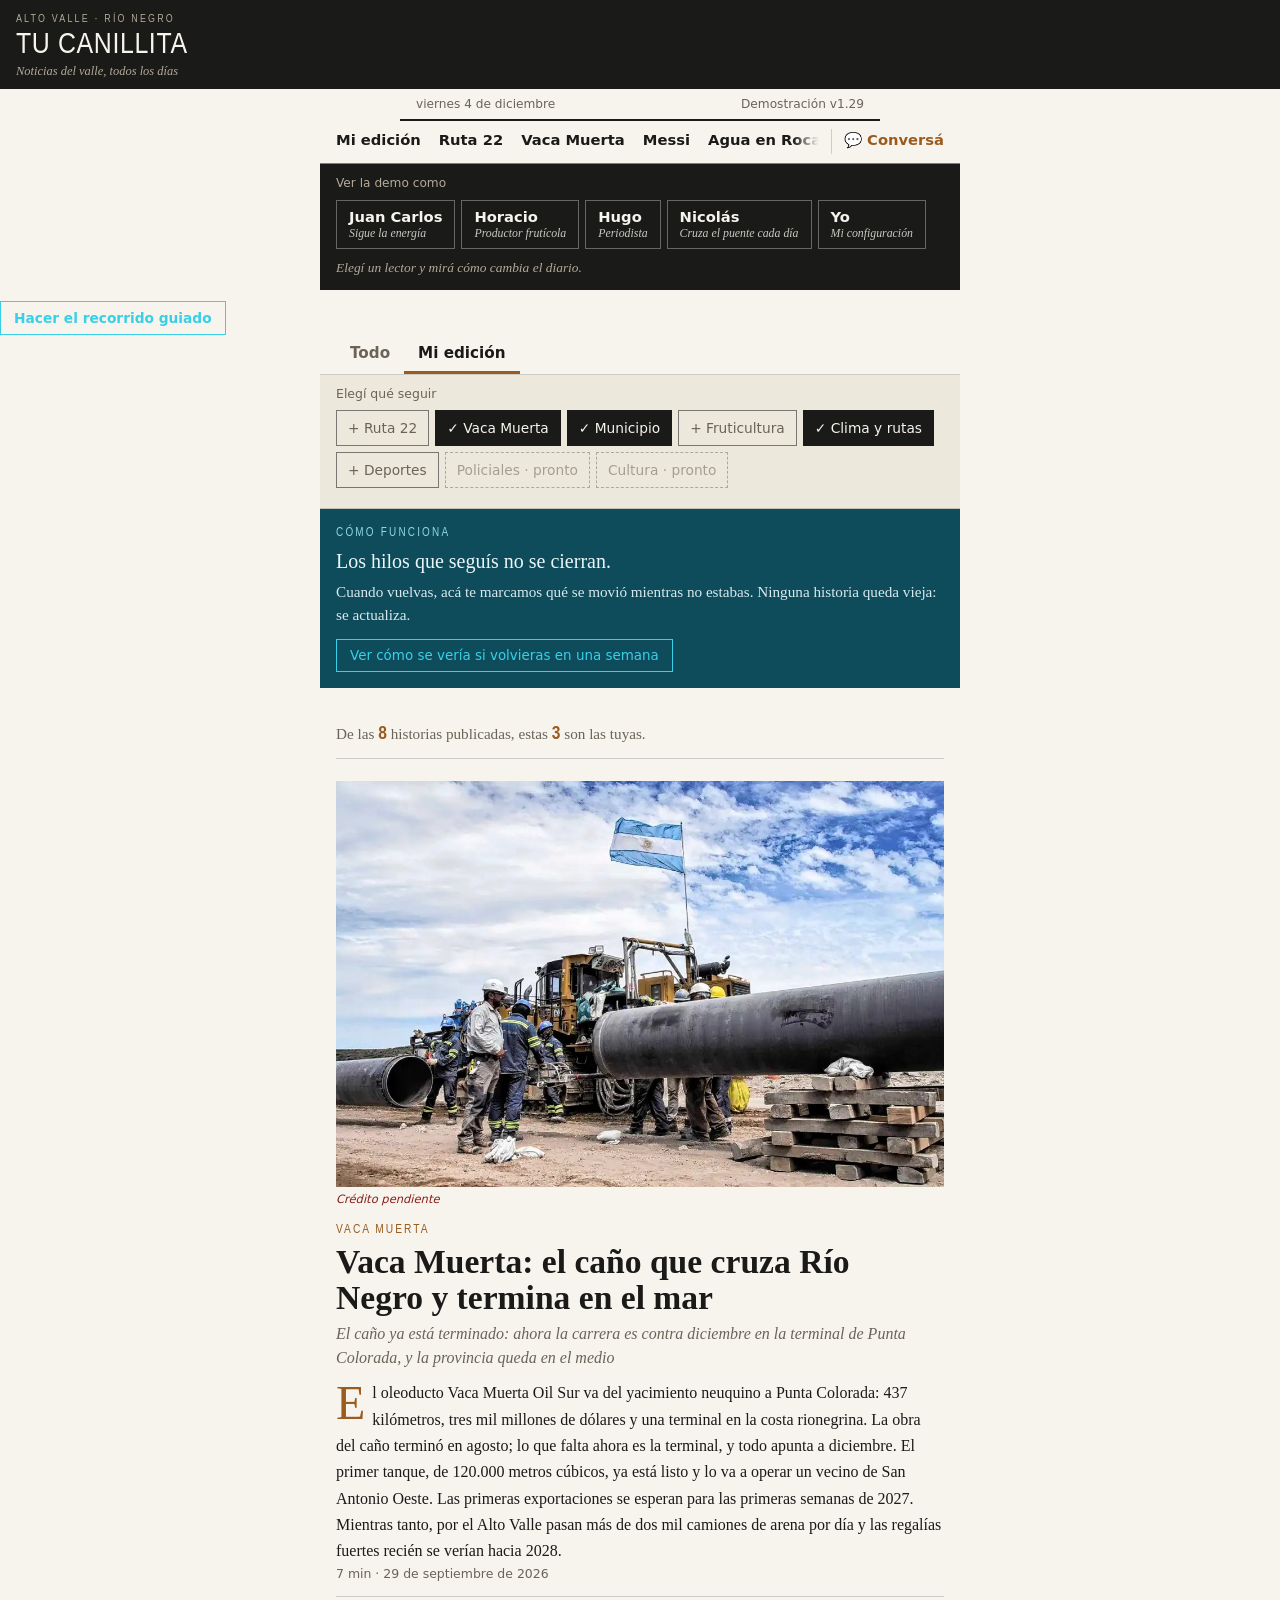
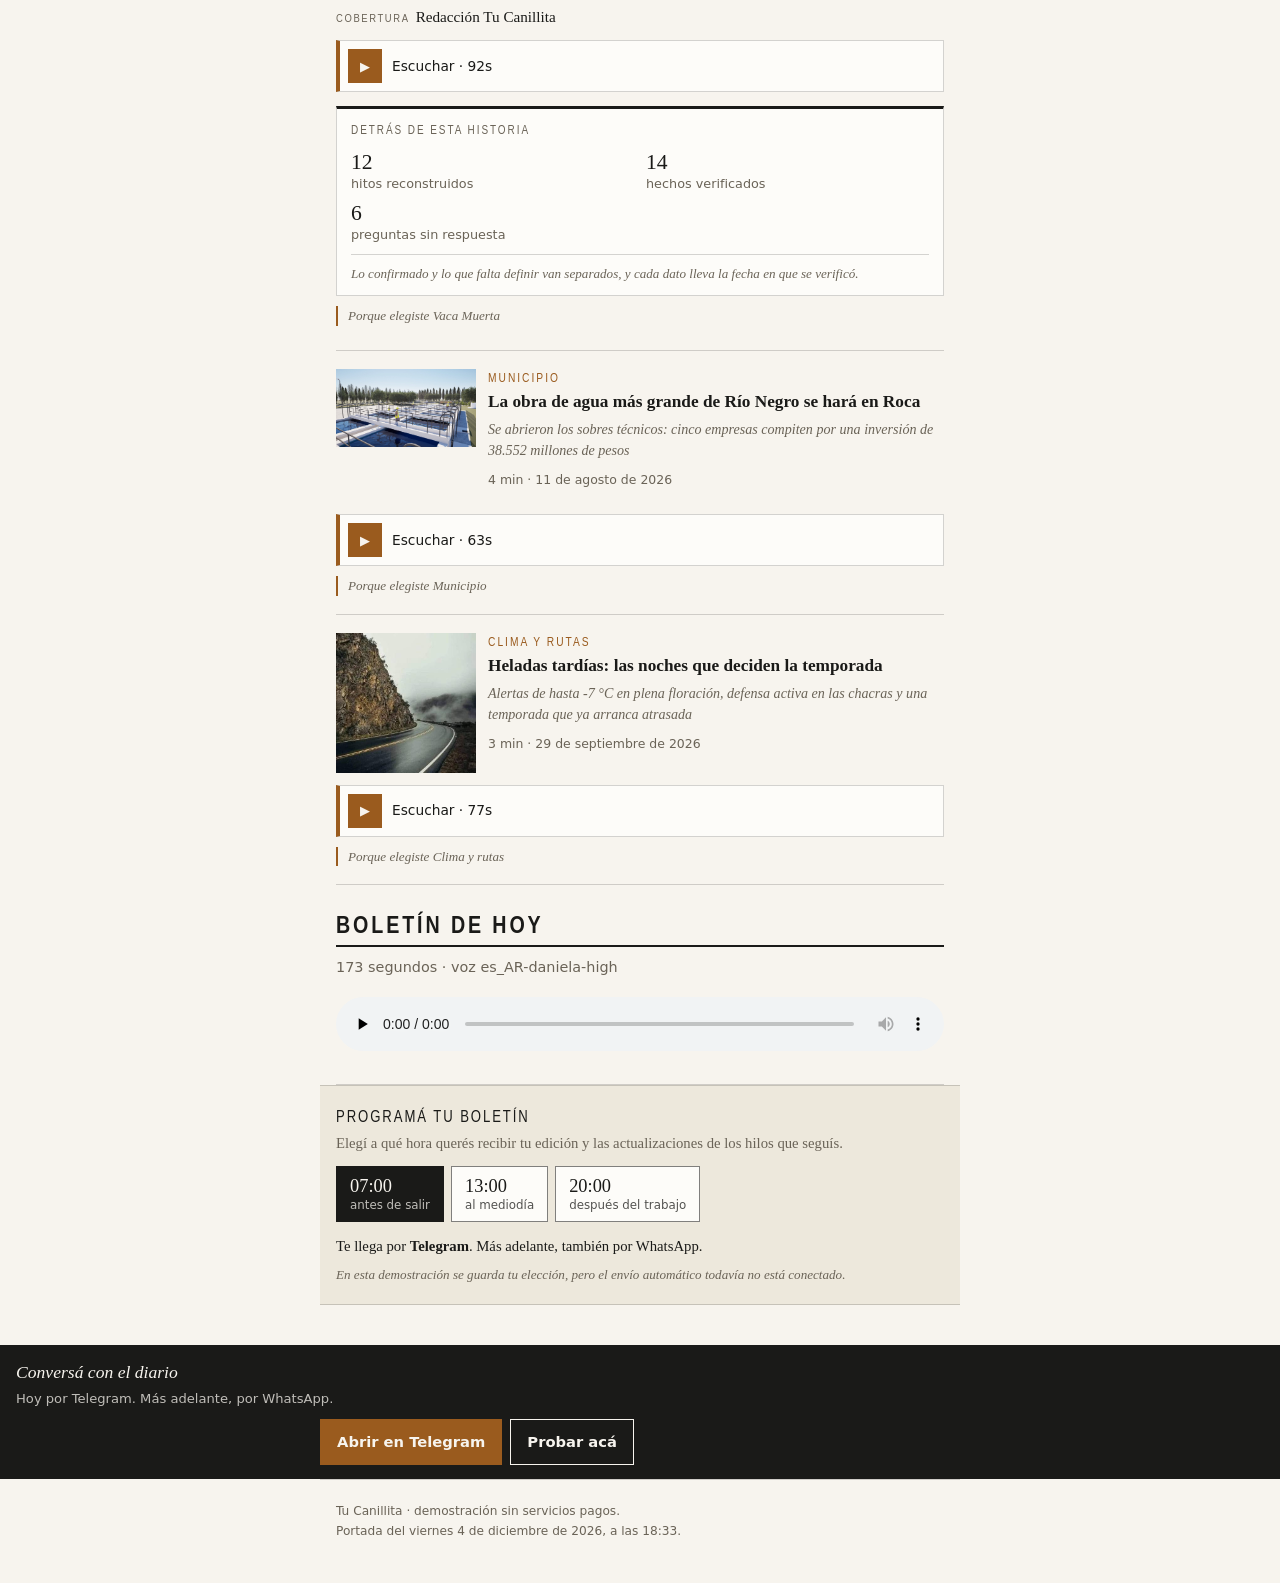
<file: index.html>
<!DOCTYPE html>
<html lang="es-AR">
<head>
  <meta charset="UTF-8">
  <meta name="viewport" content="width=device-width, initial-scale=1">
  <title>Tu Canillita · noticias del Alto Valle</title>
  <meta name="description" content="Noticias del Alto Valle de Río Negro. Elegís qué seguir y lo recibís como texto, audio o edición visual.">
  <link rel="stylesheet" href="css/styles.css">
  <link rel="stylesheet" href="css/pages.css">
</head>
<body class="page">

  <header class="masthead">
    <p class="masthead__eyebrow">Alto Valle · Río Negro</p>
    <h1 class="masthead__title">Tu Canillita</h1>
    <p class="masthead__line" id="masthead-line">Noticias del valle, todos los días</p>
    <div id="masthead-marcas"></div>
  </header>

  <p class="dateline">
    <span id="today-label">—</span>
    <span><span id="edicion-label">Demostración</span> <span id="version-label"></span></span>
  </p>

  <nav class="secciones" id="secciones" aria-label="Secciones"></nav>

  <div id="personas"></div>

  <!-- Dos vistas del mismo diario: todo lo publicado, o solo lo que elegiste -->
  <div class="vistas" role="group" aria-label="Vista de la portada">
    <button type="button" class="vista" data-vista="todo">Todo</button>
    <button type="button" class="vista is-activa" data-vista="mia">Mi edición</button>
  </div>

  <!-- Franja de temas: al tocar uno, la portada se rearma -->
  <section class="temas" id="franja-temas" aria-label="Elegí tus temas">
    <p class="temas__rotulo">Elegí qué seguir</p>
    <div class="temas__chips" id="temas"></div>
    <p class="temas__aviso" id="temas-aviso" role="status"></p>
  </section>

  <main class="page__body">
    <div id="portada"></div>

    <section class="bloque bloque--boletin" id="bloque-boletin" hidden>
      <h2 class="bloque__titulo">Boletín de hoy</h2>
      <p class="bloque__bajada" id="boletin-meta"></p>
      <div id="boletin-player"></div>
    </section>

    <div id="programacion"></div>
  </main>

  <!-- El canal real: la conversación vive en Telegram -->
  <aside class="canal">
    <p class="canal__frase">Conversá con el diario</p>
    <p class="canal__nota">Hoy por Telegram. Más adelante, por WhatsApp.</p>
    <div class="canal__acciones">
      <a class="btn btn--primary" href="https://t.me/TuCanillitaBot" target="_blank" rel="noopener">Abrir en Telegram</a>
      <a class="btn btn--ghost" href="pages/chat.html">Probar acá</a>
    </div>
  </aside>

  <footer class="page__foot">
    <p>Tu Canillita · demostración sin servicios pagos.</p>
    <p id="preparada"></p>
  </footer>

  <script src="content/content.bundle.js"></script>
  <script src="js/version.js"></script>
  <script src="js/router.js"></script>
  <script src="js/tema.js"></script>
  <script src="js/content.js"></script>
  <script src="js/preferences.js"></script>
  <script src="js/personas.js"></script>
  <script src="js/render.js"></script>
  <script src="js/radio.js"></script>
  <script src="js/recorrido.js"></script>
  <script src="js/portada.js"></script>
</body>
</html>
</file>
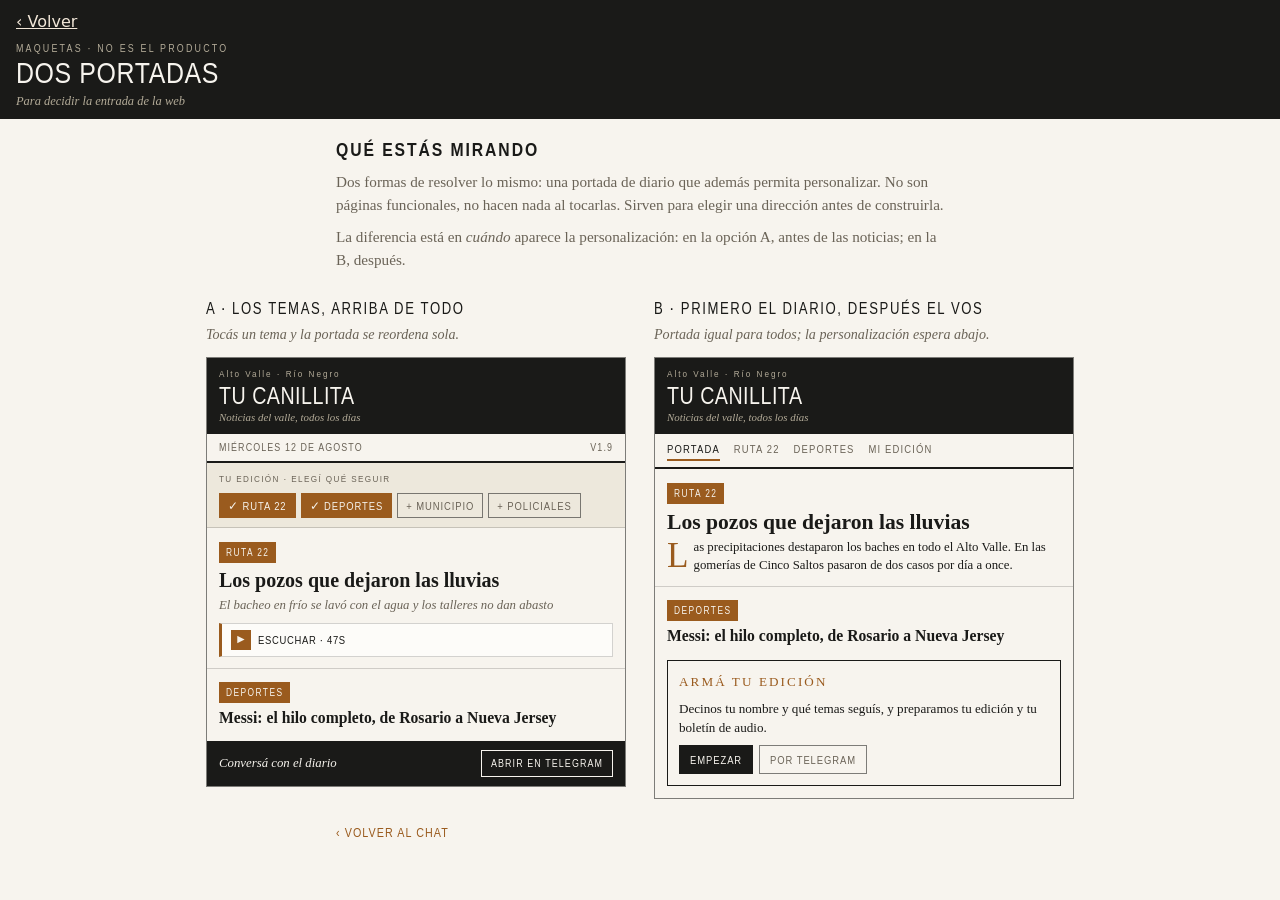
<file: mockups/portadas.html>
<!DOCTYPE html>
<html lang="es-AR">
<head>
  <meta charset="UTF-8">
  <meta name="viewport" content="width=device-width, initial-scale=1">
  <title>Maquetas de portada · Tu Canillita</title>
  <link rel="stylesheet" href="../css/styles.css">
  <style>
    /* Estilos propios de esta página de maquetas. No forman parte del producto. */
    body { padding-bottom: 40px; }

    .intro {
      max-width: 640px;
      margin: 0 auto;
      padding: 16px;
    }
    .intro h1 {
      margin: 0 0 6px;
      font-family: var(--condensada);
      font-size: 1.2rem;
      letter-spacing: .1em;
      text-transform: uppercase;
    }
    .intro p {
      margin: 0 0 8px;
      font-family: var(--display);
      font-size: .95rem;
      line-height: 1.55;
      color: var(--tinta-suave);
    }

    .opciones {
      max-width: 900px;
      margin: 0 auto;
      padding: 0 16px;
      display: grid;
      gap: 28px;
    }
    @media (min-width: 800px) {
      .opciones { grid-template-columns: 1fr 1fr; }
    }

    .opcion__rotulo {
      margin: 0 0 4px;
      font-family: var(--condensada);
      font-size: 1rem;
      letter-spacing: .1em;
      text-transform: uppercase;
    }
    .opcion__nota {
      margin: 0 0 12px;
      font-family: var(--display);
      font-style: italic;
      font-size: .88rem;
      color: var(--tinta-suave);
    }

    /* El marco simula la pantalla de un teléfono */
    .marco {
      border: 1px solid var(--filete);
      background: var(--papel);
      overflow: hidden;
    }

    /* ---- piezas comunes a las dos maquetas ---- */
    .m-chapa { background: var(--tinta); padding: 9px 12px; }
    .m-chapa__eyebrow {
      margin: 0; font-family: var(--condensada); font-size: .62rem;
      letter-spacing: .2em; color: #B3AB98;
    }
    .m-chapa__titulo {
      margin: 1px 0 0; font-family: var(--condensada); font-stretch: 87.5%;
      font-size: 1.5rem; font-weight: 400; letter-spacing: .02em;
      line-height: 1.05; text-transform: uppercase; color: var(--papel);
    }
    .m-chapa__linea {
      margin: 1px 0 0; font-family: var(--display); font-style: italic;
      font-size: .68rem; color: #B3AB98;
    }

    .m-fecha {
      display: flex; justify-content: space-between;
      padding: 5px 12px; border-bottom: 2px solid var(--tinta);
      font-family: var(--condensada); font-size: .68rem;
      letter-spacing: .1em; text-transform: uppercase; color: var(--tinta-suave);
    }

    .m-volanta {
      display: inline-block; padding: 3px 7px; margin-bottom: 6px;
      background: var(--ocre); color: var(--papel);
      font-family: var(--condensada); font-size: .64rem;
      letter-spacing: .14em; text-transform: uppercase;
    }
    .m-titular {
      margin: 0 0 5px; font-family: var(--display);
      font-size: 1.25rem; line-height: 1.12;
    }
    .m-bajada {
      margin: 0; font-family: var(--display); font-style: italic;
      font-size: .8rem; line-height: 1.4; color: var(--tinta-suave);
    }
    .m-cuerpo { padding: 11px 12px; }
    .m-secundaria { border-top: 1px solid var(--linea); padding: 10px 12px; }
    .m-secundaria .m-titular { font-size: .98rem; }

    .m-escuchar {
      display: flex; align-items: center; gap: 7px; margin-top: 8px;
      padding: 6px 9px; background: var(--burbuja-in);
      border: 1px solid var(--linea); border-left: 3px solid var(--ocre);
    }
    .m-escuchar span:first-child {
      width: 20px; height: 20px; flex: 0 0 20px;
      display: grid; place-items: center;
      background: var(--ocre); color: var(--papel); font-size: .6rem;
    }
    .m-escuchar span:last-child {
      font-family: var(--condensada); font-size: .72rem;
      letter-spacing: .06em; text-transform: uppercase;
    }

    .m-telegram {
      display: flex; align-items: center; justify-content: space-between; gap: 8px;
      padding: 9px 12px; background: var(--tinta); color: var(--papel);
    }
    .m-telegram em { font-family: var(--display); font-size: .8rem; }
    .m-telegram b {
      font-family: var(--condensada); font-weight: 400; font-size: .68rem;
      letter-spacing: .1em; text-transform: uppercase;
      border: 1px solid var(--papel); padding: 4px 9px;
    }

    /* ---- opción A: franja de temas ---- */
    .m-temas {
      padding: 9px 12px; background: var(--papel-viejo);
      border-bottom: 1px solid var(--linea);
    }
    .m-temas__rotulo {
      margin: 0 0 6px; font-family: var(--condensada); font-size: .62rem;
      letter-spacing: .14em; text-transform: uppercase; color: var(--tinta-suave);
    }
    .m-chips { display: flex; flex-wrap: wrap; gap: 5px; }
    .m-chip {
      font-family: var(--condensada); font-size: .72rem;
      letter-spacing: .08em; text-transform: uppercase; padding: 4px 9px;
      background: var(--ocre); color: var(--papel);
    }
    .m-chip--off {
      background: transparent; color: var(--tinta-suave);
      border: 1px solid var(--filete); padding: 3px 8px;
    }

    /* ---- opción B: navegación de secciones ---- */
    .m-nav {
      display: flex; gap: 14px; padding: 6px 12px;
      border-bottom: 2px solid var(--tinta);
      font-family: var(--condensada); font-size: .72rem;
      letter-spacing: .1em; text-transform: uppercase;
    }
    .m-nav span { color: var(--tinta-suave); }
    .m-nav .activo {
      color: var(--tinta); border-bottom: 2px solid var(--ocre); padding-bottom: 1px;
    }

    .m-capitular::first-letter {
      float: left; margin: 3px 5px 0 0;
      font-size: 2.2rem; line-height: .8; color: var(--ocre);
    }

    .m-armar {
      margin: 0 12px 12px; padding: 11px; border: 1px solid var(--tinta);
    }
    .m-armar__rotulo {
      margin: 0 0 5px; font-family: var(--condensada); font-size: .64rem;
      letter-spacing: .16em; text-transform: uppercase; color: var(--ocre);
    }
    .m-armar p {
      margin: 0 0 8px; font-family: var(--display);
      font-size: .82rem; line-height: 1.45;
    }
    .m-armar__botones { display: flex; gap: 6px; }
    .m-armar__botones span {
      font-family: var(--condensada); font-size: .72rem;
      letter-spacing: .08em; text-transform: uppercase; padding: 6px 11px;
      background: var(--tinta); color: var(--papel);
    }
    .m-armar__botones span:last-child {
      background: transparent; color: var(--tinta-suave);
      border: 1px solid var(--filete); padding: 5px 10px;
    }

    .volver-arriba {
      display: block; max-width: 640px; margin: 24px auto 0; padding: 0 16px;
      font-family: var(--condensada); font-size: .82rem;
      letter-spacing: .08em; text-transform: uppercase;
      color: var(--ocre); text-decoration: none;
    }
  </style>
</head>
<body>

  <header class="masthead">
    <a class="volver" href="../index.html">‹ Volver</a>
    <p class="masthead__eyebrow">Maquetas · no es el producto</p>
    <h1 class="masthead__title">Dos portadas</h1>
    <p class="masthead__line">Para decidir la entrada de la web</p>
  </header>

  <div class="intro">
    <h1>Qué estás mirando</h1>
    <p>
      Dos formas de resolver lo mismo: una portada de diario que además permita
      personalizar. No son páginas funcionales, no hacen nada al tocarlas.
      Sirven para elegir una dirección antes de construirla.
    </p>
    <p>
      La diferencia está en <em>cuándo</em> aparece la personalización: en la
      opción A, antes de las noticias; en la B, después.
    </p>
  </div>

  <div class="opciones">

    <!-- ============================ OPCIÓN A ============================ -->
    <section>
      <p class="opcion__rotulo">A · Los temas, arriba de todo</p>
      <p class="opcion__nota">Tocás un tema y la portada se reordena sola.</p>

      <div class="marco">
        <div class="m-chapa">
          <p class="m-chapa__eyebrow">Alto Valle · Río Negro</p>
          <p class="m-chapa__titulo">Tu Canillita</p>
          <p class="m-chapa__linea">Noticias del valle, todos los días</p>
        </div>

        <div class="m-fecha">
          <span>Miércoles 12 de agosto</span><span>v1.9</span>
        </div>

        <div class="m-temas">
          <p class="m-temas__rotulo">Tu edición · elegí qué seguir</p>
          <div class="m-chips">
            <span class="m-chip">✓ Ruta 22</span>
            <span class="m-chip">✓ Deportes</span>
            <span class="m-chip m-chip--off">+ Municipio</span>
            <span class="m-chip m-chip--off">+ Policiales</span>
          </div>
        </div>

        <div class="m-cuerpo">
          <span class="m-volanta">Ruta 22</span>
          <h2 class="m-titular">Los pozos que dejaron las lluvias</h2>
          <p class="m-bajada">El bacheo en frío se lavó con el agua y los talleres no dan abasto</p>
          <div class="m-escuchar">
            <span aria-hidden="true">▶</span>
            <span>Escuchar · 47s</span>
          </div>
        </div>

        <div class="m-secundaria">
          <span class="m-volanta">Deportes</span>
          <h3 class="m-titular">Messi: el hilo completo, de Rosario a Nueva Jersey</h3>
        </div>

        <div class="m-telegram">
          <em>Conversá con el diario</em>
          <b>Abrir en Telegram</b>
        </div>
      </div>
    </section>

    <!-- ============================ OPCIÓN B ============================ -->
    <section>
      <p class="opcion__rotulo">B · Primero el diario, después el vos</p>
      <p class="opcion__nota">Portada igual para todos; la personalización espera abajo.</p>

      <div class="marco">
        <div class="m-chapa">
          <p class="m-chapa__eyebrow">Alto Valle · Río Negro</p>
          <p class="m-chapa__titulo">Tu Canillita</p>
          <p class="m-chapa__linea">Noticias del valle, todos los días</p>
        </div>

        <nav class="m-nav">
          <span class="activo">Portada</span>
          <span>Ruta 22</span>
          <span>Deportes</span>
          <span>Mi edición</span>
        </nav>

        <div class="m-cuerpo">
          <span class="m-volanta">Ruta 22</span>
          <h2 class="m-titular" style="font-size:1.35rem">Los pozos que dejaron las lluvias</h2>
          <p class="m-bajada m-capitular" style="font-style:normal;color:var(--tinta)">
            Las precipitaciones destaparon los baches en todo el Alto Valle.
            En las gomerías de Cinco Saltos pasaron de dos casos por día a once.
          </p>
        </div>

        <div class="m-secundaria">
          <span class="m-volanta">Deportes</span>
          <h3 class="m-titular">Messi: el hilo completo, de Rosario a Nueva Jersey</h3>
        </div>

        <div class="m-armar">
          <p class="m-armar__rotulo">Armá tu edición</p>
          <p>Decinos tu nombre y qué temas seguís, y preparamos tu edición y tu boletín de audio.</p>
          <div class="m-armar__botones">
            <span>Empezar</span>
            <span>Por Telegram</span>
          </div>
        </div>
      </div>
    </section>

  </div>

  <a class="volver-arriba" href="../index.html">‹ Volver al chat</a>

</body>
</html>
</file>
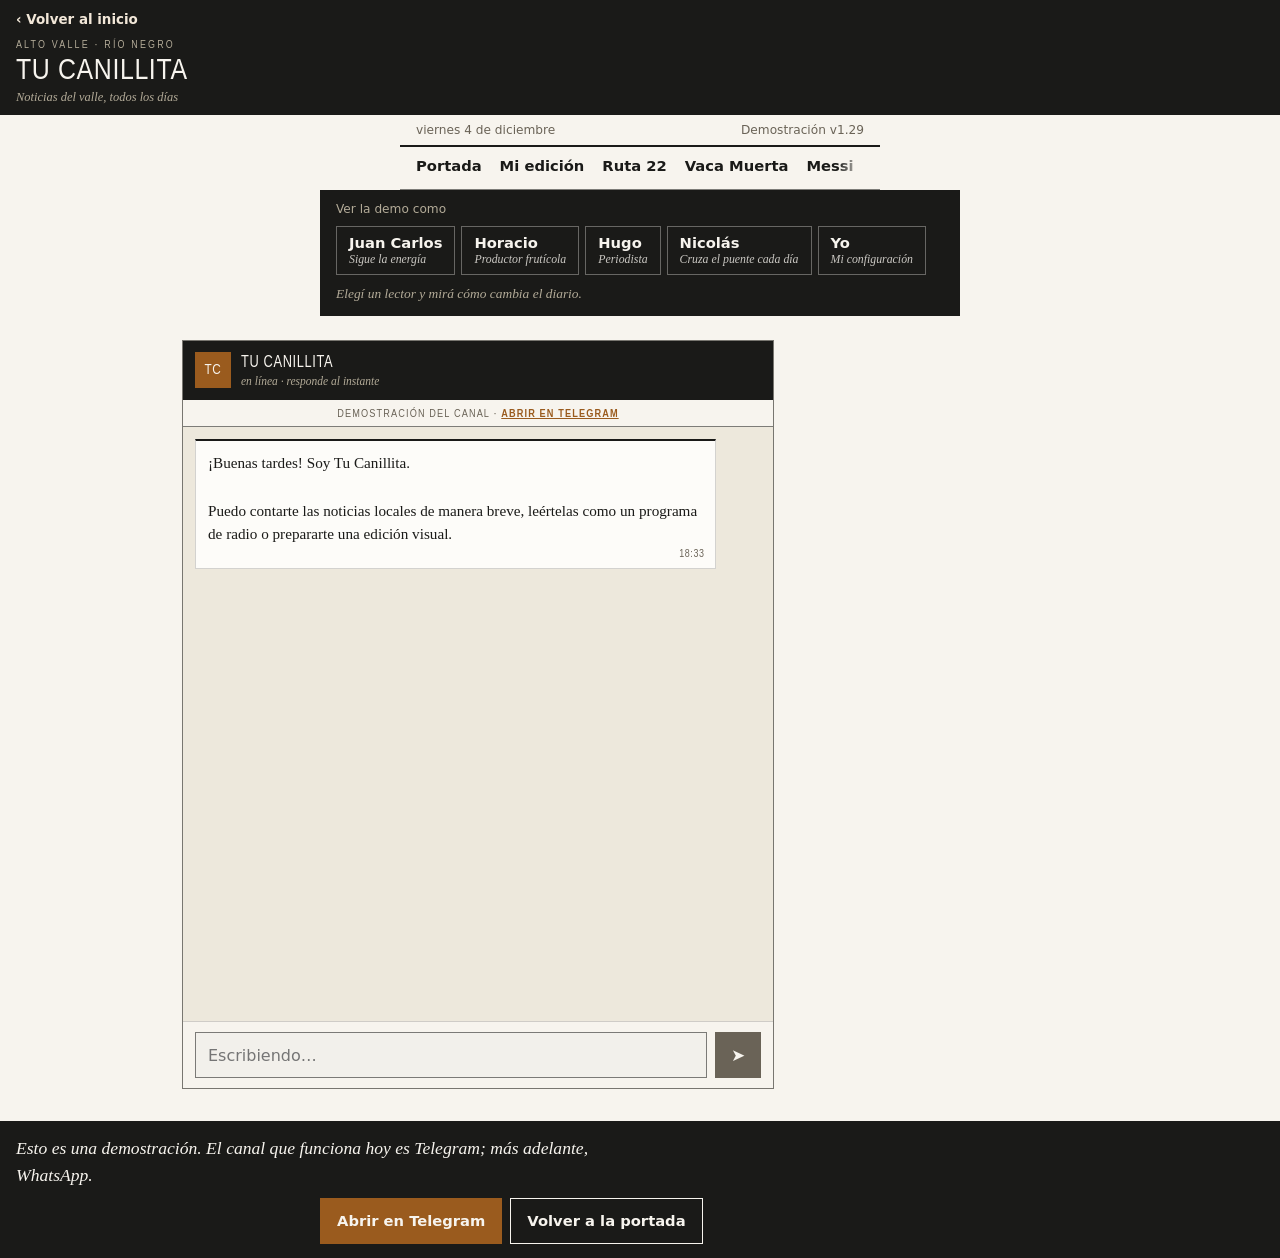
<file: pages/chat.html>
<!DOCTYPE html>
<html lang="es-AR">
<head>
  <meta charset="UTF-8">
  <meta name="viewport" content="width=device-width, initial-scale=1">
  <title>Conversá con el diario · Tu Canillita</title>
  <meta name="description" content="Demostración del agente de noticias locales del Alto Valle: conversación por WhatsApp, boletín de radio y edición visual.">
  <link rel="stylesheet" href="../css/styles.css">
  <link rel="stylesheet" href="../css/pages.css">
</head>
<body>

  <!-- Cabecera: identidad del producto, no del canal -->
  <header class="masthead">
    <a class="volver" href="../index.html">‹ Volver al inicio</a>
    <p class="masthead__eyebrow">Alto Valle · Río Negro</p>
    <h1 class="masthead__title">Tu Canillita</h1>
    <p class="masthead__line">Noticias del valle, todos los días</p>
  </header>

  <!-- Corondel con la fecha, como el pie de cabezal de un diario -->
  <p class="dateline">
    <span id="today-label">—</span>
    <span>Demostración <span id="version-label"></span></span>
  </p>

  <!-- Secciones fijas: la edición no puede depender de un botón del chat -->
  <nav class="secciones" id="secciones" aria-label="Secciones"></nav>

  <div id="personas"></div>

  <main class="stage">
    <!-- Simulador del canal. No usa marcas ni tipografías de terceros. -->
    <section class="phone" aria-label="Conversación de demostración con Tu Canillita">

      <div class="phone__bar">
        <div class="phone__avatar" aria-hidden="true">TC</div>
        <div class="phone__id">
          <p class="phone__name">Tu Canillita</p>
          <p class="phone__status">en línea · responde al instante</p>
        </div>
      </div>

      <p class="phone__disclaimer">
        Demostración del canal ·
        <a href="https://t.me/TuCanillitaBot" target="_blank" rel="noopener">Abrir en Telegram</a>
      </p>

      <div id="chat-log" class="chat-log" role="log" aria-live="polite" aria-label="Mensajes"></div>

      <div id="quick-replies" class="quick-replies" aria-label="Respuestas rápidas" hidden></div>

      <form id="composer" class="composer" autocomplete="off">
        <label class="visually-hidden" for="composer-input">Escribí tu mensaje</label>
        <input id="composer-input" class="composer__input" type="text"
               placeholder="Escribí “hola” para empezar" maxlength="200">
        <button class="composer__send" type="submit" aria-label="Enviar mensaje">
          <span aria-hidden="true">➤</span>
        </button>
      </form>
    </section>

  </main>

  <!-- El simulador es una demostración: el canal real está en Telegram -->
  <aside class="canal">
    <p class="canal__frase">Esto es una demostración. El canal que funciona hoy es Telegram; más adelante, WhatsApp.</p>
    <div class="canal__acciones">
      <a class="btn btn--primary" href="https://t.me/TuCanillitaBot" target="_blank" rel="noopener">Abrir en Telegram</a>
      <a class="btn btn--ghost" href="../index.html">Volver a la portada</a>
    </div>
  </aside>

  <!-- Copia embebida del contenido: permite abrir el archivo con doble clic -->
  <script src="../content/content.bundle.js"></script>

  <!-- Orden obligatorio: cada módulo usa los anteriores -->
  <script src="../js/version.js"></script>
  <script src="../js/router.js"></script>
  <script src="../js/tema.js"></script>
  <script src="../js/content.js"></script>
  <script src="../js/preferences.js"></script>
  <script src="../js/personas.js"></script>
  <script src="../js/render.js"></script>
  <script src="../js/radio.js"></script>
  <script src="../js/intents.js"></script>
  <script src="../js/responses.js"></script>
  <script src="../js/chat.js"></script>
  <script src="../js/app.js"></script>
</body>
</html>
</file>
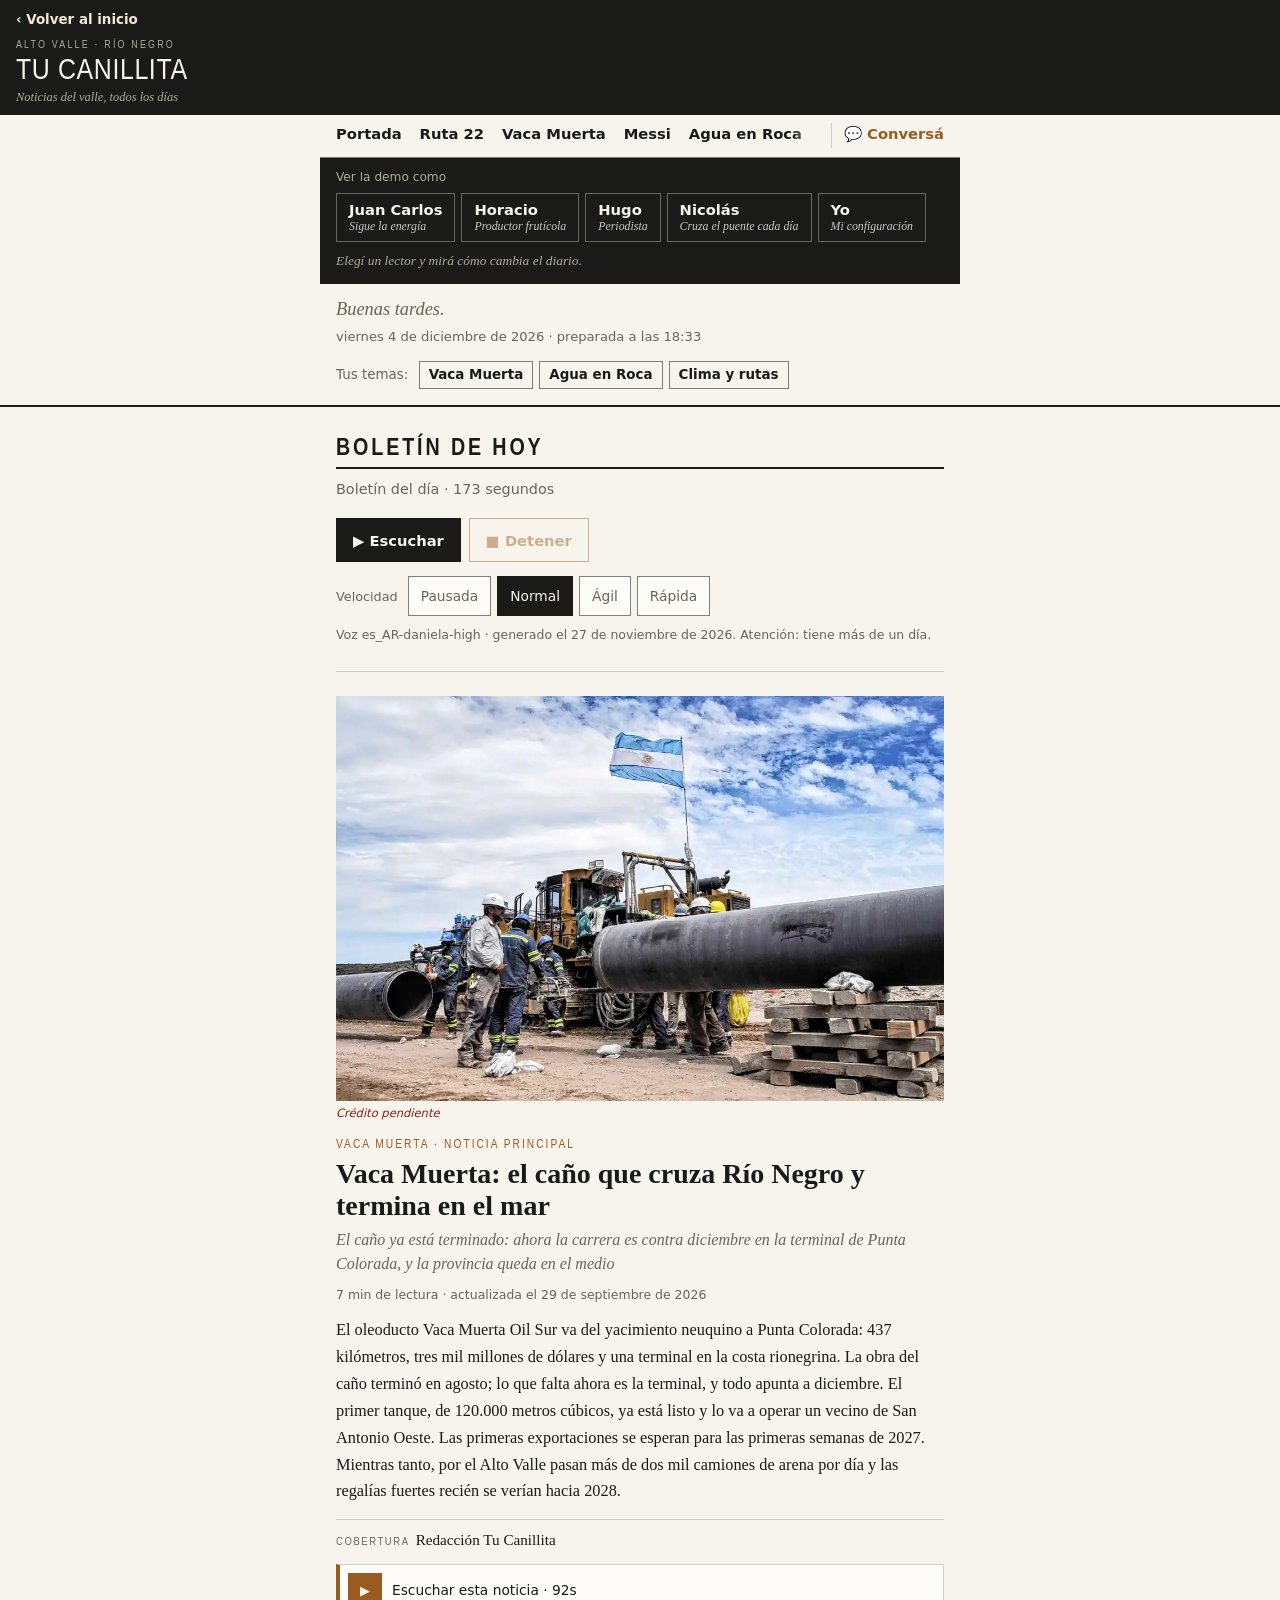
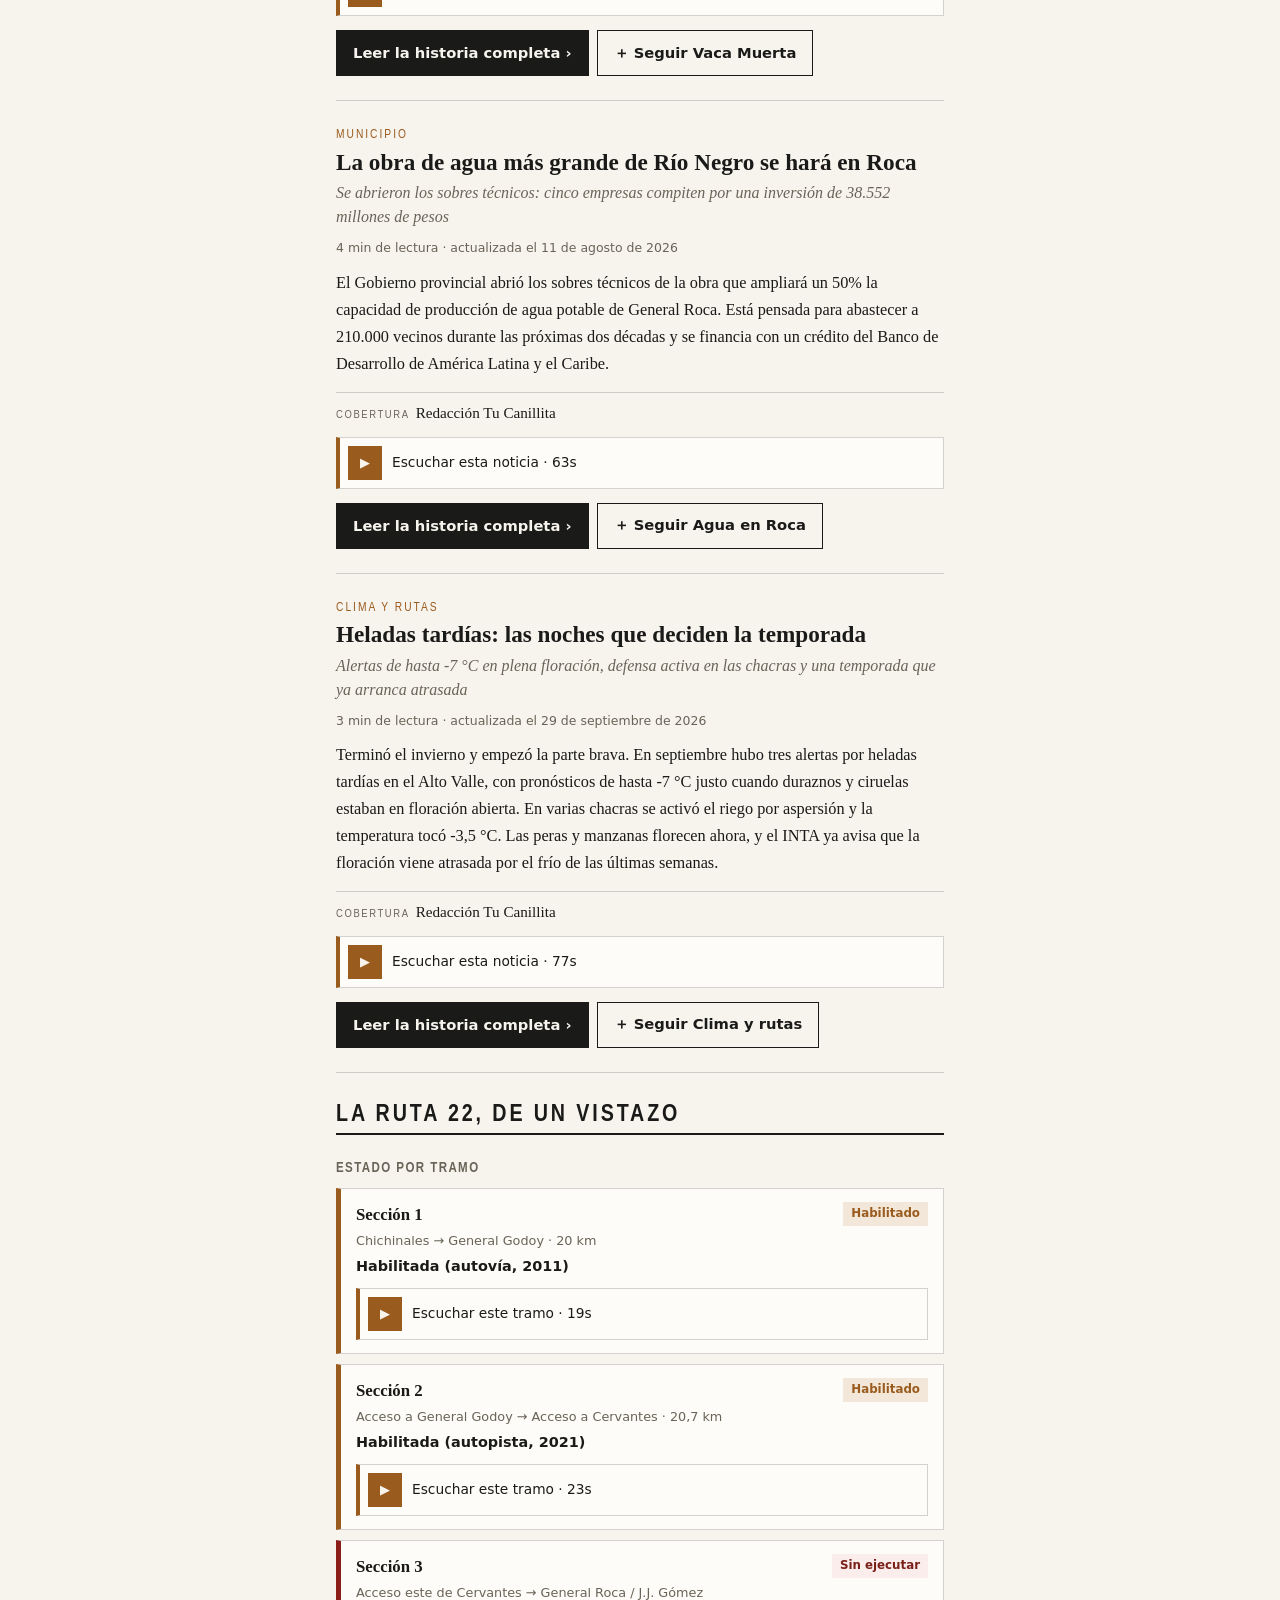
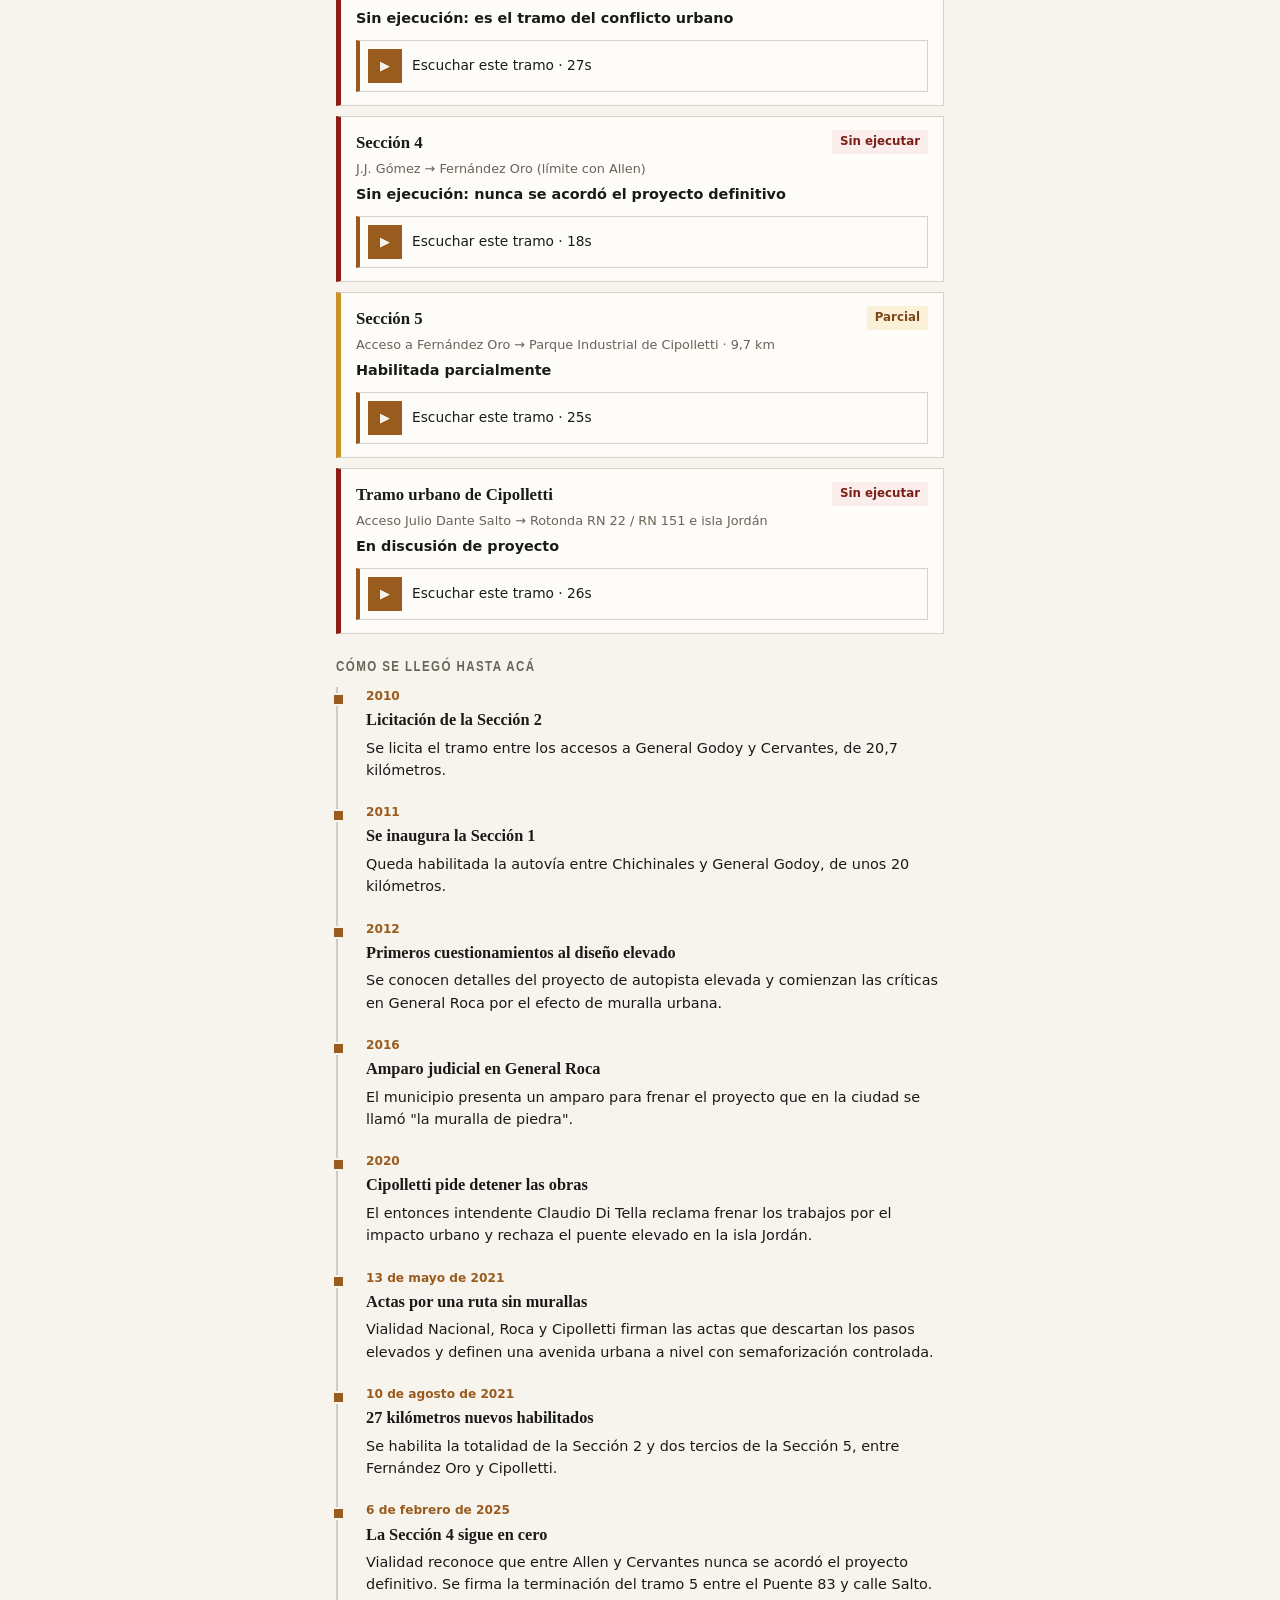
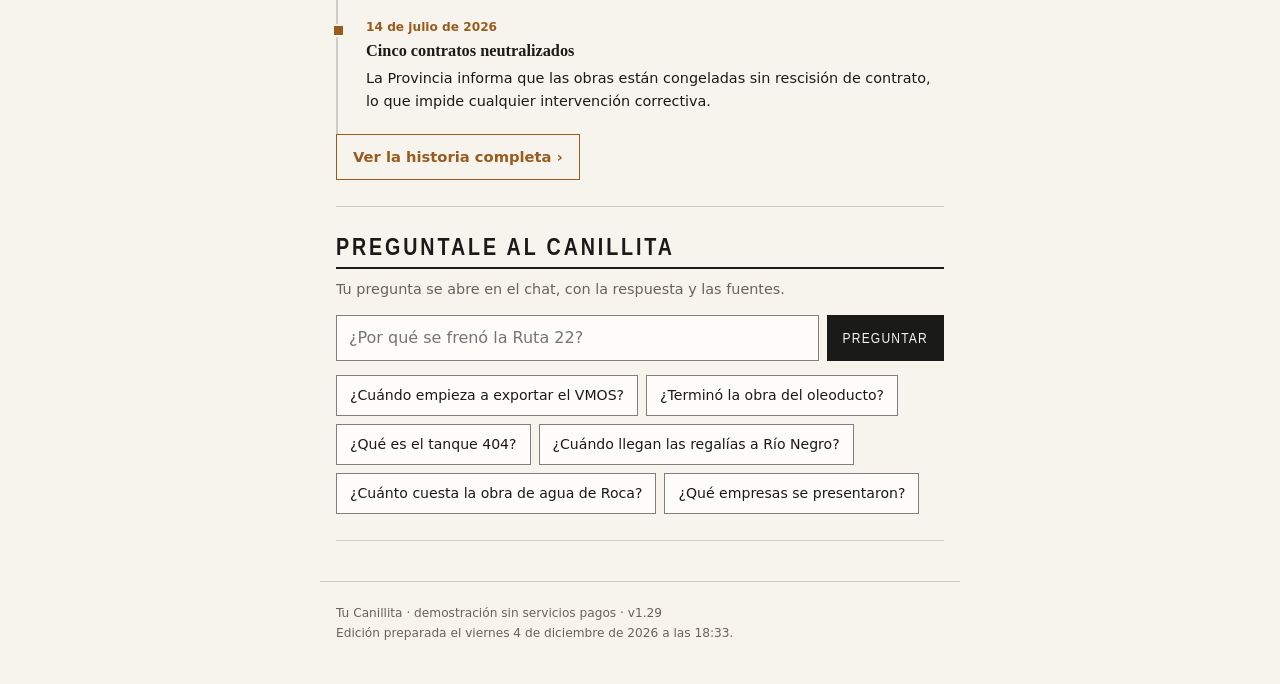
<file: pages/edicion.html>
<!DOCTYPE html>
<html lang="es-AR">
<head>
  <meta charset="UTF-8">
  <meta name="viewport" content="width=device-width, initial-scale=1">
  <title>Tu edición de hoy · Tu Canillita</title>
  <meta name="description" content="Edición personalizada de noticias locales del Alto Valle.">
  <link rel="stylesheet" href="../css/styles.css">
  <link rel="stylesheet" href="../css/pages.css">
</head>
<body class="page">

  <header class="masthead">
    <a class="volver" href="../index.html">‹ Volver al inicio</a>
    <p class="masthead__eyebrow">Alto Valle · Río Negro</p>
    <h1 class="masthead__title">Tu Canillita</h1>
    <p class="masthead__line">Noticias del valle, todos los días</p>
  </header>

  <nav class="secciones" id="secciones" aria-label="Secciones"></nav>

  <div id="personas"></div>

  <div class="edicion-head">
    <p class="edicion-head__saludo" id="saludo">Preparando tu edición…</p>
    <p class="edicion-head__meta" id="edicion-meta"></p>
    <p class="edicion-head__intereses" id="intereses"></p>
  </div>

  <main class="page__body">

    <!-- Boletín: el guion se ve siempre, la voz es opcional -->
    <section class="bloque bloque--audio">
      <h2 class="bloque__titulo">Boletín de hoy</h2>
      <p class="bloque__bajada" id="audio-duracion"></p>

      <div class="reproductor">
        <button class="btn btn--primary" id="btn-play" type="button">▶ Escuchar</button>
        <button class="btn btn--ghost" id="btn-stop" type="button" disabled>■ Detener</button>
      </div>

      <div class="velocidad" role="group" aria-label="Velocidad de lectura">
        <span class="velocidad__label">Velocidad</span>
        <div class="velocidad__opciones" id="velocidad"></div>
      </div>

      <p class="reproductor__estado" id="audio-estado" role="status"></p>

      <div class="guion" id="guion" hidden>
        <p class="guion__aviso" id="guion-aviso"></p>
        <div class="guion__texto" id="guion-texto"></div>
      </div>
    </section>

    <!-- Las tres historias se dibujan desde los JSON -->
    <div id="historias" class="historias"></div>

    <!-- Ruta 22: cronología y tramos, versión corta -->
    <section class="bloque" id="bloque-ruta22">
      <h2 class="bloque__titulo">La Ruta 22, de un vistazo</h2>
      <h3 class="bloque__sub">Estado por tramo</h3>
      <div id="tramos"></div>
      <h3 class="bloque__sub">Cómo se llegó hasta acá</h3>
      <div id="cronologia"></div>
      <a class="btn btn--ghost" href="ruta22.html">Ver la historia completa ›</a>
    </section>

    <!-- Preguntar al agente -->
    <section class="bloque bloque--preguntar">
      <h2 class="bloque__titulo">Preguntale al canillita</h2>
      <p class="bloque__bajada">Tu pregunta se abre en el chat, con la respuesta y las fuentes.</p>
      <form class="ask" id="ask-form">
        <label class="visually-hidden" for="ask-input">Escribí tu pregunta</label>
        <input class="ask__input" id="ask-input" type="text" maxlength="200"
               placeholder="¿Por qué se frenó la Ruta 22?">
        <button class="ask__send" type="submit">Preguntar</button>
      </form>
      <div class="sugeridas" id="sugeridas"></div>
    </section>

  </main>

  <footer class="page__foot">
    <p>Tu Canillita · demostración sin servicios pagos · <span id="version-label"></span></p>
    <p id="preparada"></p>
  </footer>

  <script src="../content/content.bundle.js"></script>
  <script src="../js/version.js"></script>
  <script src="../js/router.js"></script>
  <script src="../js/tema.js"></script>
  <script src="../js/content.js"></script>
  <script src="../js/preferences.js"></script>
  <script src="../js/personas.js"></script>
  <script src="../js/render.js"></script>
  <script src="../js/radio.js"></script>
  <script src="../js/edicion.js"></script>
</body>
</html>
</file>
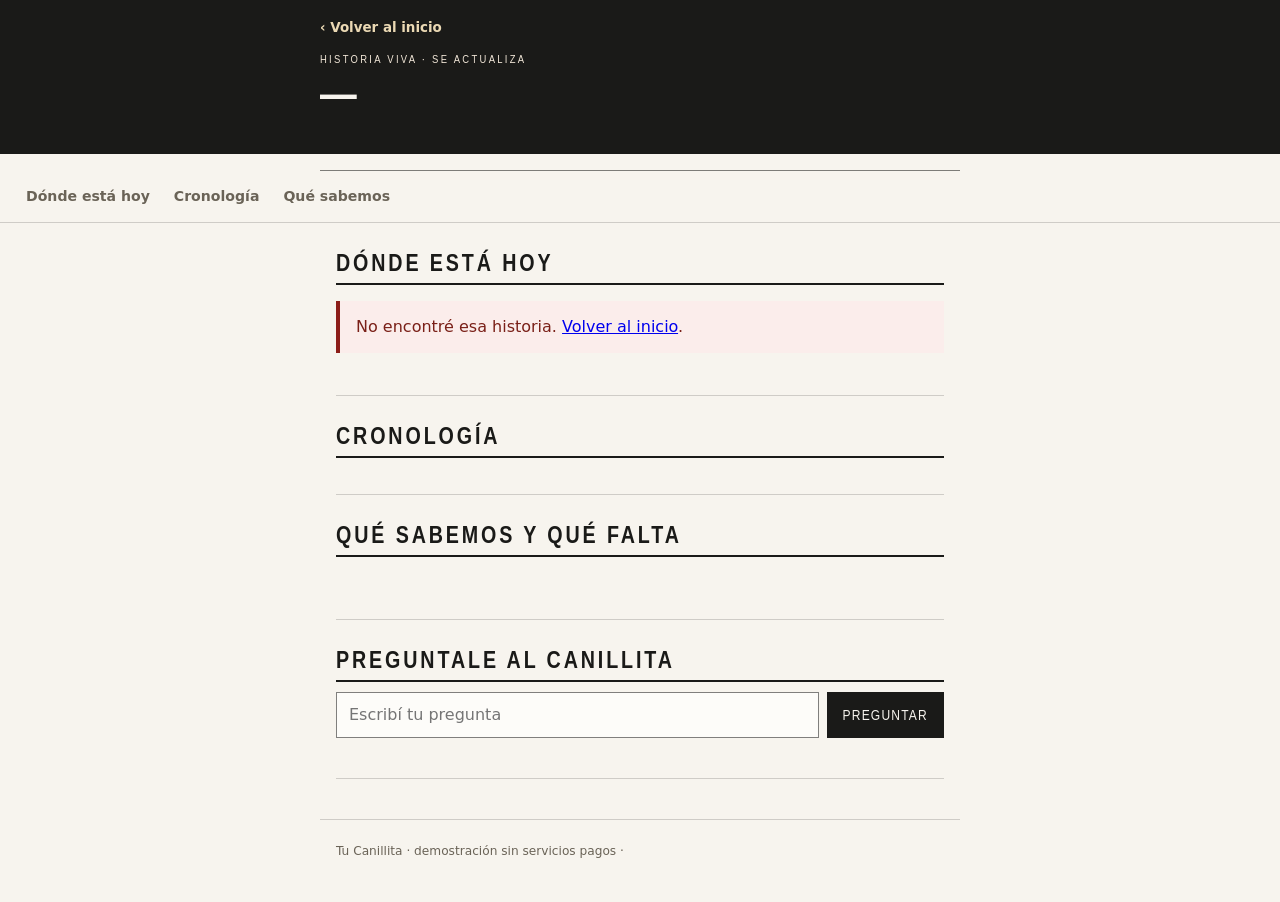
<file: pages/hilo.html>
<!DOCTYPE html>
<html lang="es-AR">
<head>
  <meta charset="UTF-8">
  <meta name="viewport" content="width=device-width, initial-scale=1">
  <title>Historia viva · Tu Canillita</title>
  <meta name="description" content="Historia viva de Tu Canillita: qué pasó, qué está confirmado y qué falta definir.">
  <link rel="stylesheet" href="../css/styles.css">
  <link rel="stylesheet" href="../css/pages.css">
</head>
<body class="page">

  <header class="viva-head">
    <a class="volver" href="../index.html">‹ Volver al inicio</a>
    <p class="viva-head__eyebrow">Historia viva · se actualiza</p>
    <h1 class="viva-head__titulo" id="titulo">—</h1>
    <p class="viva-head__bajada" id="bajada"></p>
    <p class="viva-head__meta" id="meta"></p>
    <div class="viva-head__acciones" id="acciones"></div>
  </header>

  <nav class="secciones" id="secciones" aria-label="Secciones"></nav>

  <div id="personas"></div>

  <nav class="indice" aria-label="Secciones de la historia">
    <a href="#ahora">Dónde está hoy</a>
    <a href="#cronologia">Cronología</a>
    <a href="#saber">Qué sabemos</a>
  </nav>

  <main class="page__body">

    <section class="bloque" id="ahora">
      <h2 class="bloque__titulo">Dónde está hoy</h2>
      <div id="aviso-ficcion"></div>
      <div id="actualidad"></div>
    </section>

    <section class="bloque" id="cronologia">
      <h2 class="bloque__titulo">Cronología</h2>
      <div id="cronologia-lista"></div>
    </section>

    <section class="bloque" id="saber">
      <h2 class="bloque__titulo">Qué sabemos y qué falta</h2>
      <div class="saber" id="saber-cols"></div>
    </section>

    <section class="bloque bloque--preguntar">
      <h2 class="bloque__titulo">Preguntale al canillita</h2>
      <form class="ask" id="ask-form">
        <label class="visually-hidden" for="ask-input">Escribí tu pregunta</label>
        <input class="ask__input" id="ask-input" type="text" maxlength="200" placeholder="Escribí tu pregunta">
        <button class="ask__send" type="submit">Preguntar</button>
      </form>
      <div class="sugeridas" id="sugeridas"></div>
    </section>


  </main>

  <footer class="page__foot">
    <p>Tu Canillita · demostración sin servicios pagos · <span id="version-label"></span></p>
    <p id="actualizada"></p>
  </footer>

  <script src="../content/content.bundle.js"></script>
  <script src="../js/version.js"></script>
  <script src="../js/router.js"></script>
  <script src="../js/tema.js"></script>
  <script src="../js/content.js"></script>
  <script src="../js/preferences.js"></script>
  <script src="../js/personas.js"></script>
  <script src="../js/render.js"></script>
  <script src="../js/radio.js"></script>
  <script src="../js/hilo.js"></script>
</body>
</html>
</file>
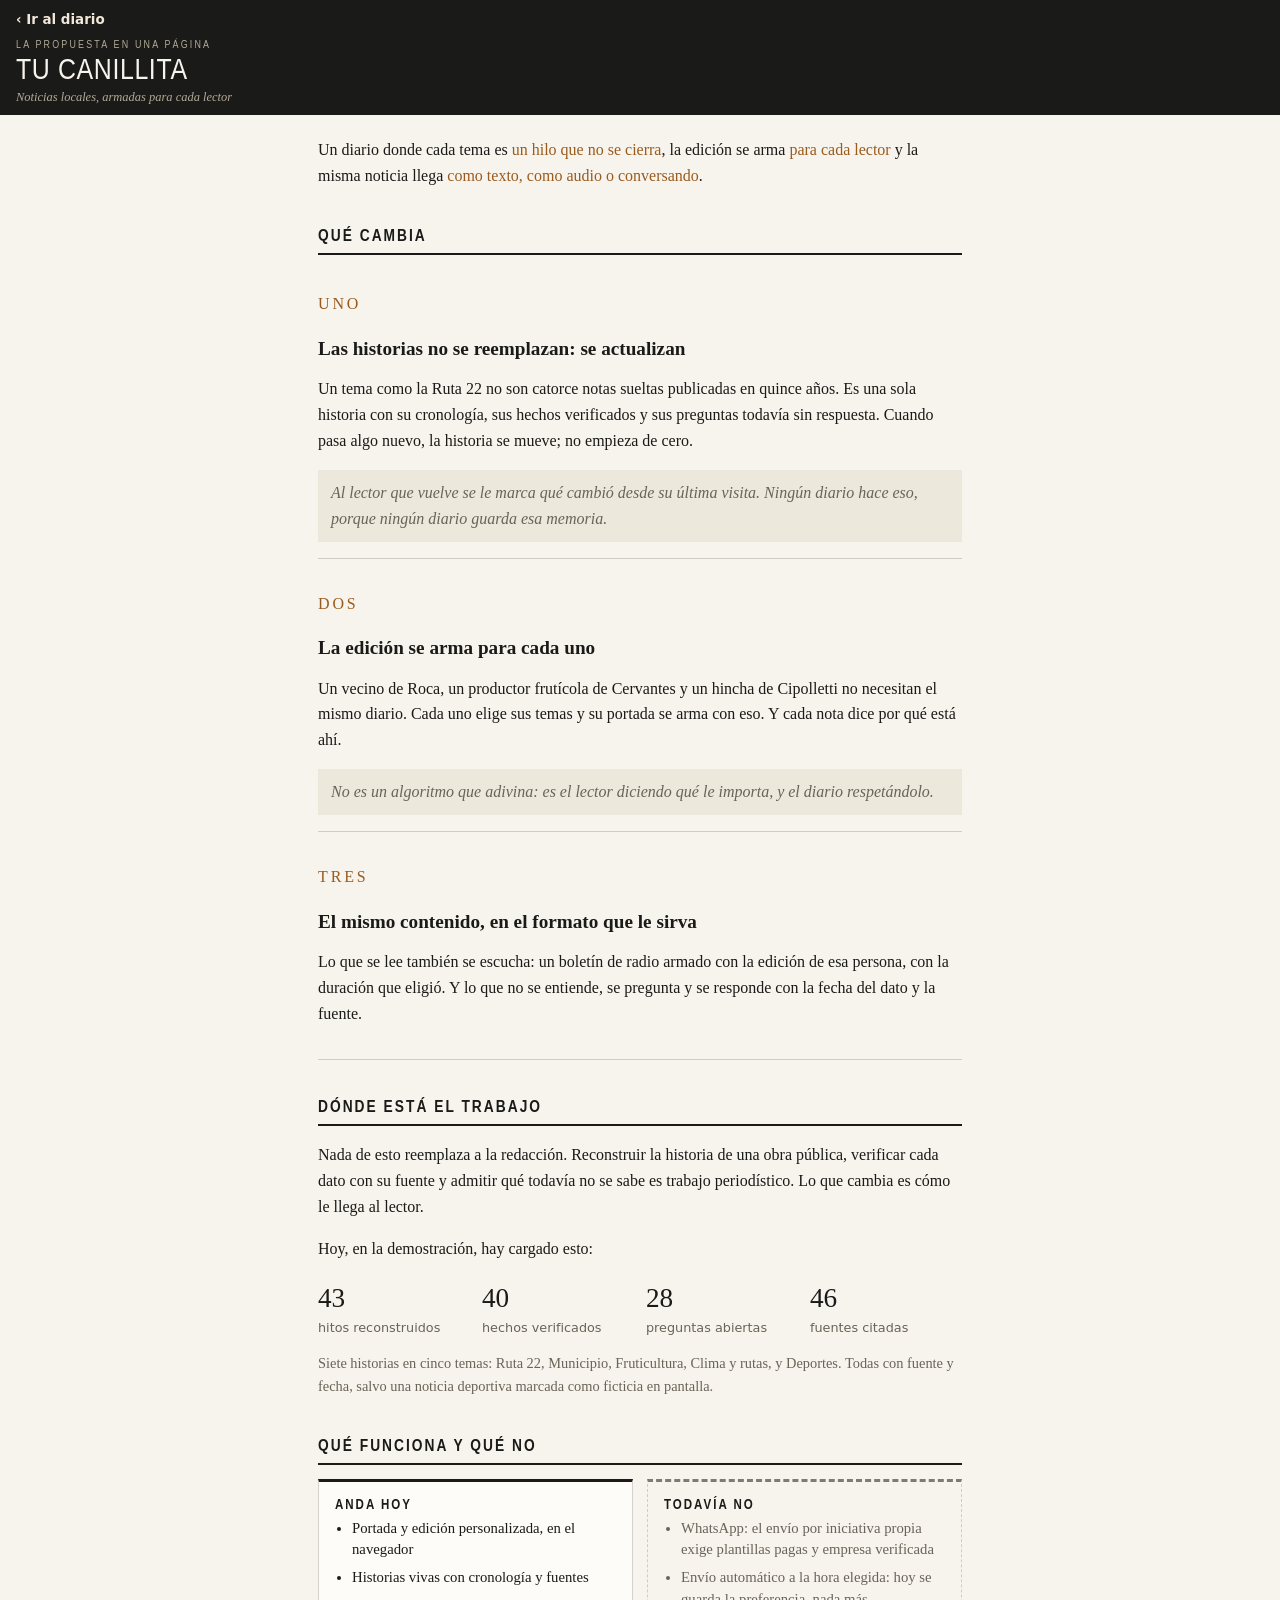
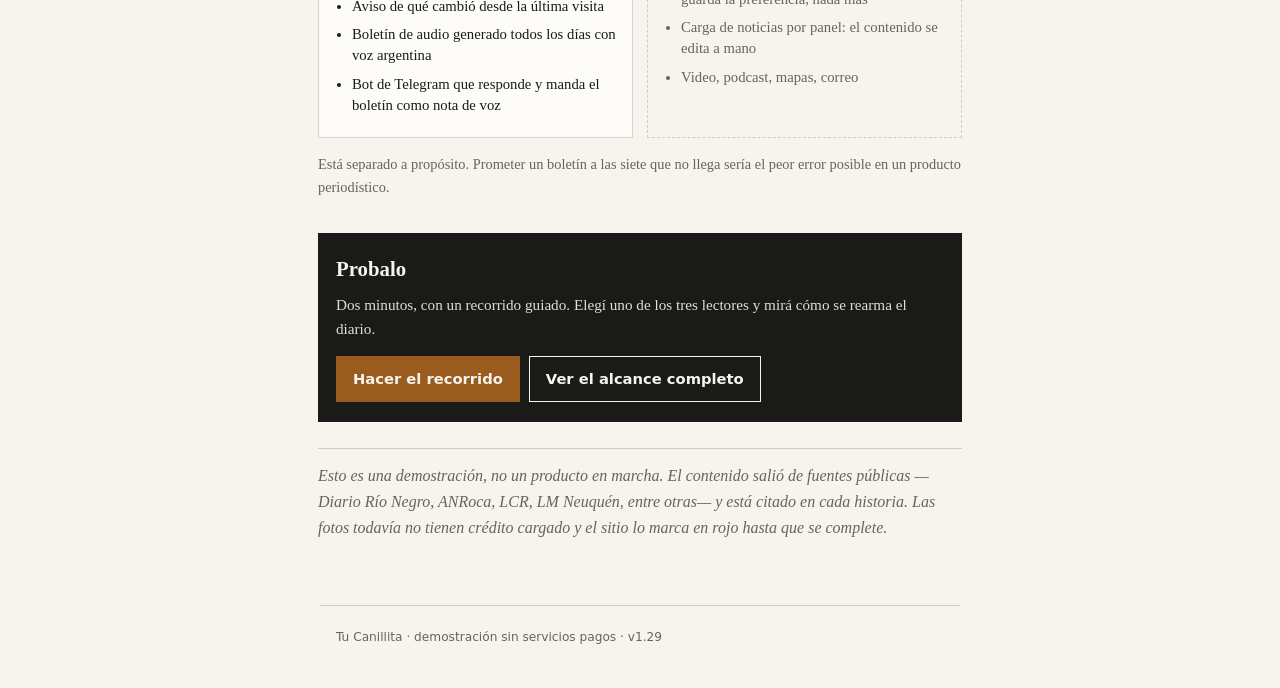
<file: pages/propuesta.html>
<!DOCTYPE html>
<html lang="es-AR">
<head>
  <meta charset="UTF-8">
  <meta name="viewport" content="width=device-width, initial-scale=1">
  <title>Qué es Tu Canillita · la propuesta en una página</title>
  <meta name="description" content="Un diario local donde cada tema es un hilo que sigue, la edición se arma para cada lector y la misma noticia llega como texto, audio o conversación.">
  <link rel="stylesheet" href="../css/styles.css">
  <link rel="stylesheet" href="../css/pages.css">
  <style>
    /* Estilos propios de la propuesta: es un documento, no una pantalla del diario */
    .prop { max-width: 680px; margin: 0 auto; padding: 0 18px 48px; }

    .prop__lead {
      margin: 22px 0 0;
      font-family: var(--display);
      font-size: 1.28rem;
      line-height: 1.5;
    }
    .prop__lead strong { font-weight: 400; color: var(--ocre); }

    .prop h2 {
      margin: 34px 0 4px;
      padding-bottom: 5px;
      border-bottom: 2px solid var(--tinta);
      font-family: var(--condensada);
      font-size: 1.05rem;
      letter-spacing: .12em;
      text-transform: uppercase;
    }

    .prop h3 {
      margin: 20px 0 5px;
      font-family: var(--display);
      font-size: 1.2rem;
      line-height: 1.2;
    }

    .prop p { font-family: var(--display); font-size: 1rem; line-height: 1.62; }
    .prop p.chico { font-size: .9rem; color: var(--tinta-suave); }

    /* Los tres pilares */
    .pilar { padding: 16px 0; border-bottom: 1px solid var(--linea); }
    .pilar__num {
      font-family: var(--condensada);
      font-size: .8rem; letter-spacing: .18em;
      text-transform: uppercase; color: var(--ocre);
    }
    .pilar__contra {
      margin: 8px 0 0; padding: 10px 13px;
      background: var(--papel-viejo);
      font-family: var(--display); font-style: italic;
      font-size: .92rem; line-height: 1.5; color: var(--tinta-suave);
    }

    /* Números */
    .cifras {
      display: grid; grid-template-columns: repeat(2, 1fr);
      gap: 12px; margin: 14px 0 0; padding: 0; list-style: none;
    }
    @media (min-width: 520px) { .cifras { grid-template-columns: repeat(4, 1fr); } }
    .cifras li { font-family: var(--interfaz); font-size: .8rem; color: var(--tinta-suave); }
    .cifras strong {
      display: block; font-family: var(--display);
      font-size: 1.7rem; font-weight: 400; color: var(--tinta);
    }

    /* Hoy / después */
    .estado { display: grid; gap: 14px; margin-top: 14px; }
    @media (min-width: 620px) { .estado { grid-template-columns: 1fr 1fr; } }
    .estado__col { padding: 14px 16px; border: 1px solid var(--linea); }
    .estado__col--hoy { border-top: 3px solid var(--tinta); background: var(--burbuja-in); }
    .estado__col--luego { border-top: 3px solid var(--filete); border-style: dashed; }
    .estado h3 { margin-top: 0; font-family: var(--condensada);
      font-size: .88rem; letter-spacing: .14em; text-transform: uppercase; }
    .estado ul { margin: 0; padding-left: 17px; }
    .estado li {
      margin-bottom: 7px; font-family: var(--display);
      font-size: .92rem; line-height: 1.45;
    }
    .estado--luego li { color: var(--tinta-suave); }

    /* Llamado final */
    .probar {
      margin: 34px 0 0; padding: 20px 18px;
      background: var(--tinta); color: var(--papel);
    }
    .probar h2 {
      margin: 0 0 8px; border: 0; padding: 0;
      color: var(--papel); font-size: 1.3rem;
      font-family: var(--display); letter-spacing: 0; text-transform: none;
    }
    .probar p { margin: 0 0 14px; font-size: .95rem; opacity: .9; }
    .probar__acciones { display: flex; flex-wrap: wrap; gap: 9px; }
    .probar .btn--primary { background: var(--ocre); border-color: var(--ocre); color: var(--papel); }
    .probar .btn--ghost { color: var(--papel); border-color: var(--papel); }

    .aclara {
      margin-top: 26px; padding-top: 14px;
      border-top: 1px solid var(--linea);
      font-family: var(--display); font-style: italic;
      font-size: .88rem; line-height: 1.55; color: var(--tinta-suave);
    }
  </style>
</head>
<body class="page">

  <header class="masthead">
    <a class="volver" href="../index.html">‹ Ir al diario</a>
    <p class="masthead__eyebrow">La propuesta en una página</p>
    <h1 class="masthead__title">Tu Canillita</h1>
    <p class="masthead__line">Noticias locales, armadas para cada lector</p>
  </header>

  <main class="prop">

    <p class="prop__lead">
      Un diario donde cada tema es <strong>un hilo que no se cierra</strong>,
      la edición se arma <strong>para cada lector</strong> y la misma noticia
      llega <strong>como texto, como audio o conversando</strong>.
    </p>

    <h2>Qué cambia</h2>

    <div class="pilar">
      <p class="pilar__num">Uno</p>
      <h3>Las historias no se reemplazan: se actualizan</h3>
      <p>
        Un tema como la Ruta 22 no son catorce notas sueltas publicadas en
        quince años. Es una sola historia con su cronología, sus hechos
        verificados y sus preguntas todavía sin respuesta. Cuando pasa algo
        nuevo, la historia se mueve; no empieza de cero.
      </p>
      <p class="pilar__contra">
        Al lector que vuelve se le marca qué cambió desde su última visita.
        Ningún diario hace eso, porque ningún diario guarda esa memoria.
      </p>
    </div>

    <div class="pilar">
      <p class="pilar__num">Dos</p>
      <h3>La edición se arma para cada uno</h3>
      <p>
        Un vecino de Roca, un productor frutícola de Cervantes y un hincha de
        Cipolletti no necesitan el mismo diario. Cada uno elige sus temas y su
        portada se arma con eso. Y cada nota dice por qué está ahí.
      </p>
      <p class="pilar__contra">
        No es un algoritmo que adivina: es el lector diciendo qué le importa,
        y el diario respetándolo.
      </p>
    </div>

    <div class="pilar">
      <p class="pilar__num">Tres</p>
      <h3>El mismo contenido, en el formato que le sirva</h3>
      <p>
        Lo que se lee también se escucha: un boletín de radio armado con la
        edición de esa persona, con la duración que eligió. Y lo que no se
        entiende, se pregunta y se responde con la fecha del dato y la fuente.
      </p>
    </div>

    <h2>Dónde está el trabajo</h2>
    <p>
      Nada de esto reemplaza a la redacción. Reconstruir la historia de una
      obra pública, verificar cada dato con su fuente y admitir qué todavía no
      se sabe es trabajo periodístico. Lo que cambia es cómo le llega al lector.
    </p>
    <p>Hoy, en la demostración, hay cargado esto:</p>
    <ul class="cifras">
      <li><strong>43</strong>hitos reconstruidos</li>
      <li><strong>40</strong>hechos verificados</li>
      <li><strong>28</strong>preguntas abiertas</li>
      <li><strong>46</strong>fuentes citadas</li>
    </ul>
    <p class="chico">
      Siete historias en cinco temas: Ruta 22, Municipio, Fruticultura, Clima y
      rutas, y Deportes. Todas con fuente y fecha, salvo una noticia deportiva
      marcada como ficticia en pantalla.
    </p>

    <h2>Qué funciona y qué no</h2>
    <div class="estado">
      <div class="estado__col estado__col--hoy">
        <h3>Anda hoy</h3>
        <ul>
          <li>Portada y edición personalizada, en el navegador</li>
          <li>Historias vivas con cronología y fuentes</li>
          <li>Aviso de qué cambió desde la última visita</li>
          <li>Boletín de audio generado todos los días con voz argentina</li>
          <li>Bot de Telegram que responde y manda el boletín como nota de voz</li>
        </ul>
      </div>
      <div class="estado__col estado__col--luego estado--luego">
        <h3>Todavía no</h3>
        <ul>
          <li>WhatsApp: el envío por iniciativa propia exige plantillas pagas y empresa verificada</li>
          <li>Envío automático a la hora elegida: hoy se guarda la preferencia, nada más</li>
          <li>Carga de noticias por panel: el contenido se edita a mano</li>
          <li>Video, podcast, mapas, correo</li>
        </ul>
      </div>
    </div>
    <p class="chico">
      Está separado a propósito. Prometer un boletín a las siete que no llega
      sería el peor error posible en un producto periodístico.
    </p>

    <section class="probar">
      <h2>Probalo</h2>
      <p>
        Dos minutos, con un recorrido guiado. Elegí uno de los tres lectores y
        mirá cómo se rearma el diario.
      </p>
      <div class="probar__acciones">
        <a class="btn btn--primary" href="../index.html?demo=1">Hacer el recorrido</a>
        <a class="btn btn--ghost" href="vision.html">Ver el alcance completo</a>
      </div>
    </section>

    <p class="aclara">
      Esto es una demostración, no un producto en marcha. El contenido salió de
      fuentes públicas —Diario Río Negro, ANRoca, LCR, LM Neuquén, entre otras—
      y está citado en cada historia. Las fotos todavía no tienen crédito
      cargado y el sitio lo marca en rojo hasta que se complete.
    </p>

  </main>

  <footer class="page__foot">
    <p>Tu Canillita · demostración sin servicios pagos · <span id="version-label"></span></p>
  </footer>

  <script src="../js/version.js"></script>
  <script>
    var el = document.getElementById('version-label');
    if (el && window.Canillita && Canillita.versionLabel) el.textContent = Canillita.versionLabel();
  </script>
</body>
</html>
</file>
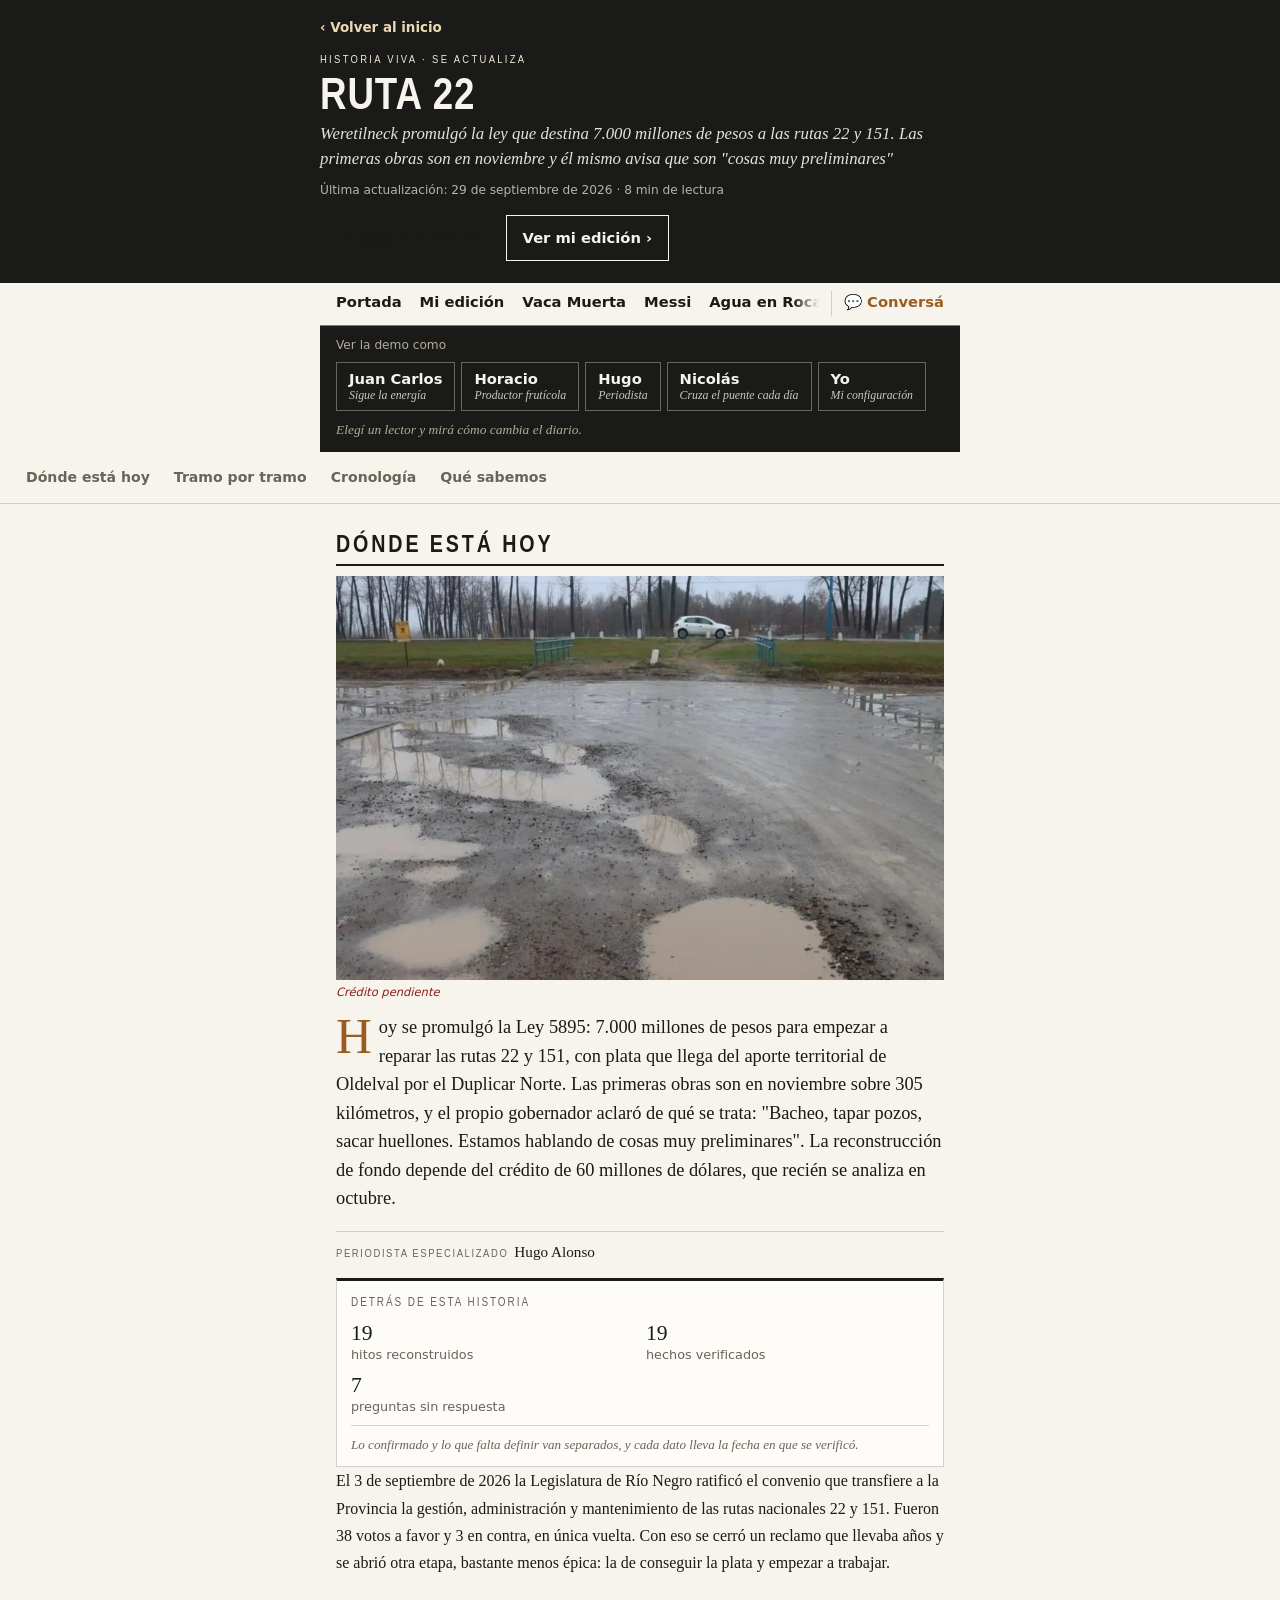
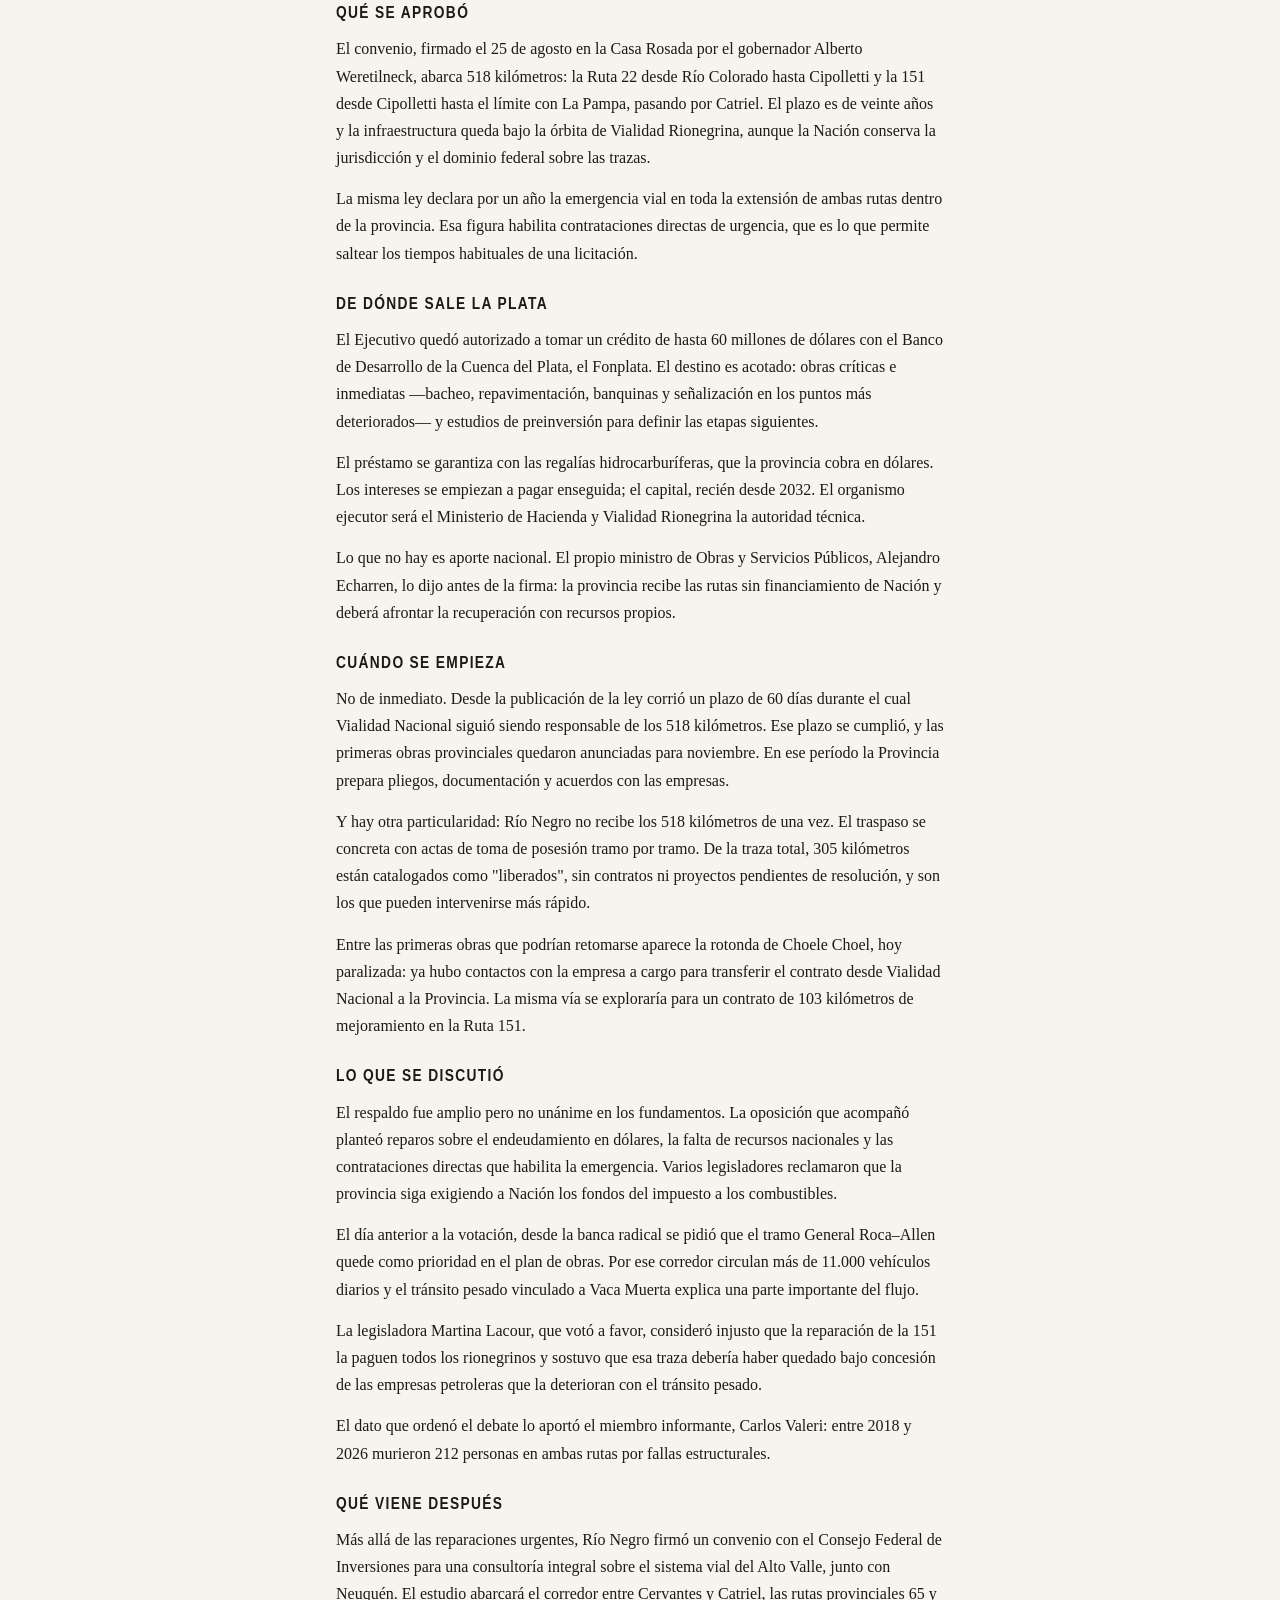
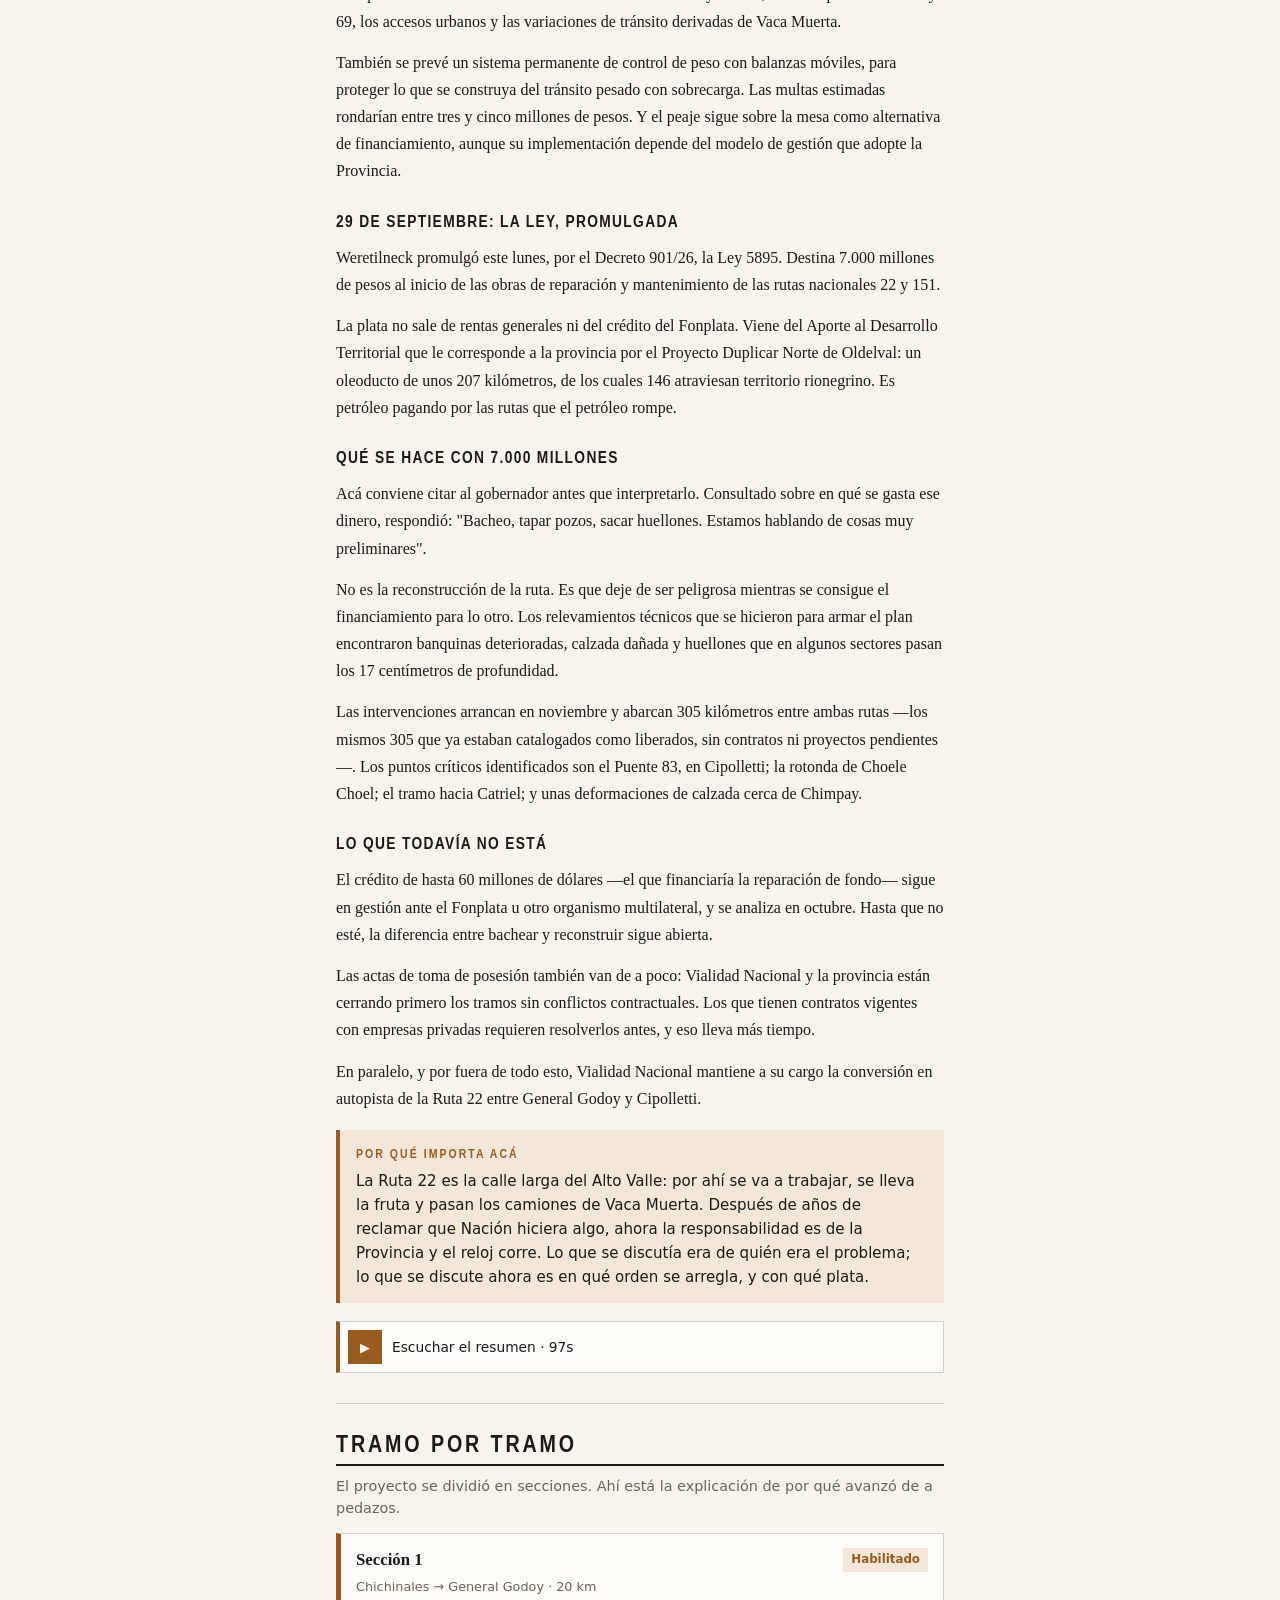
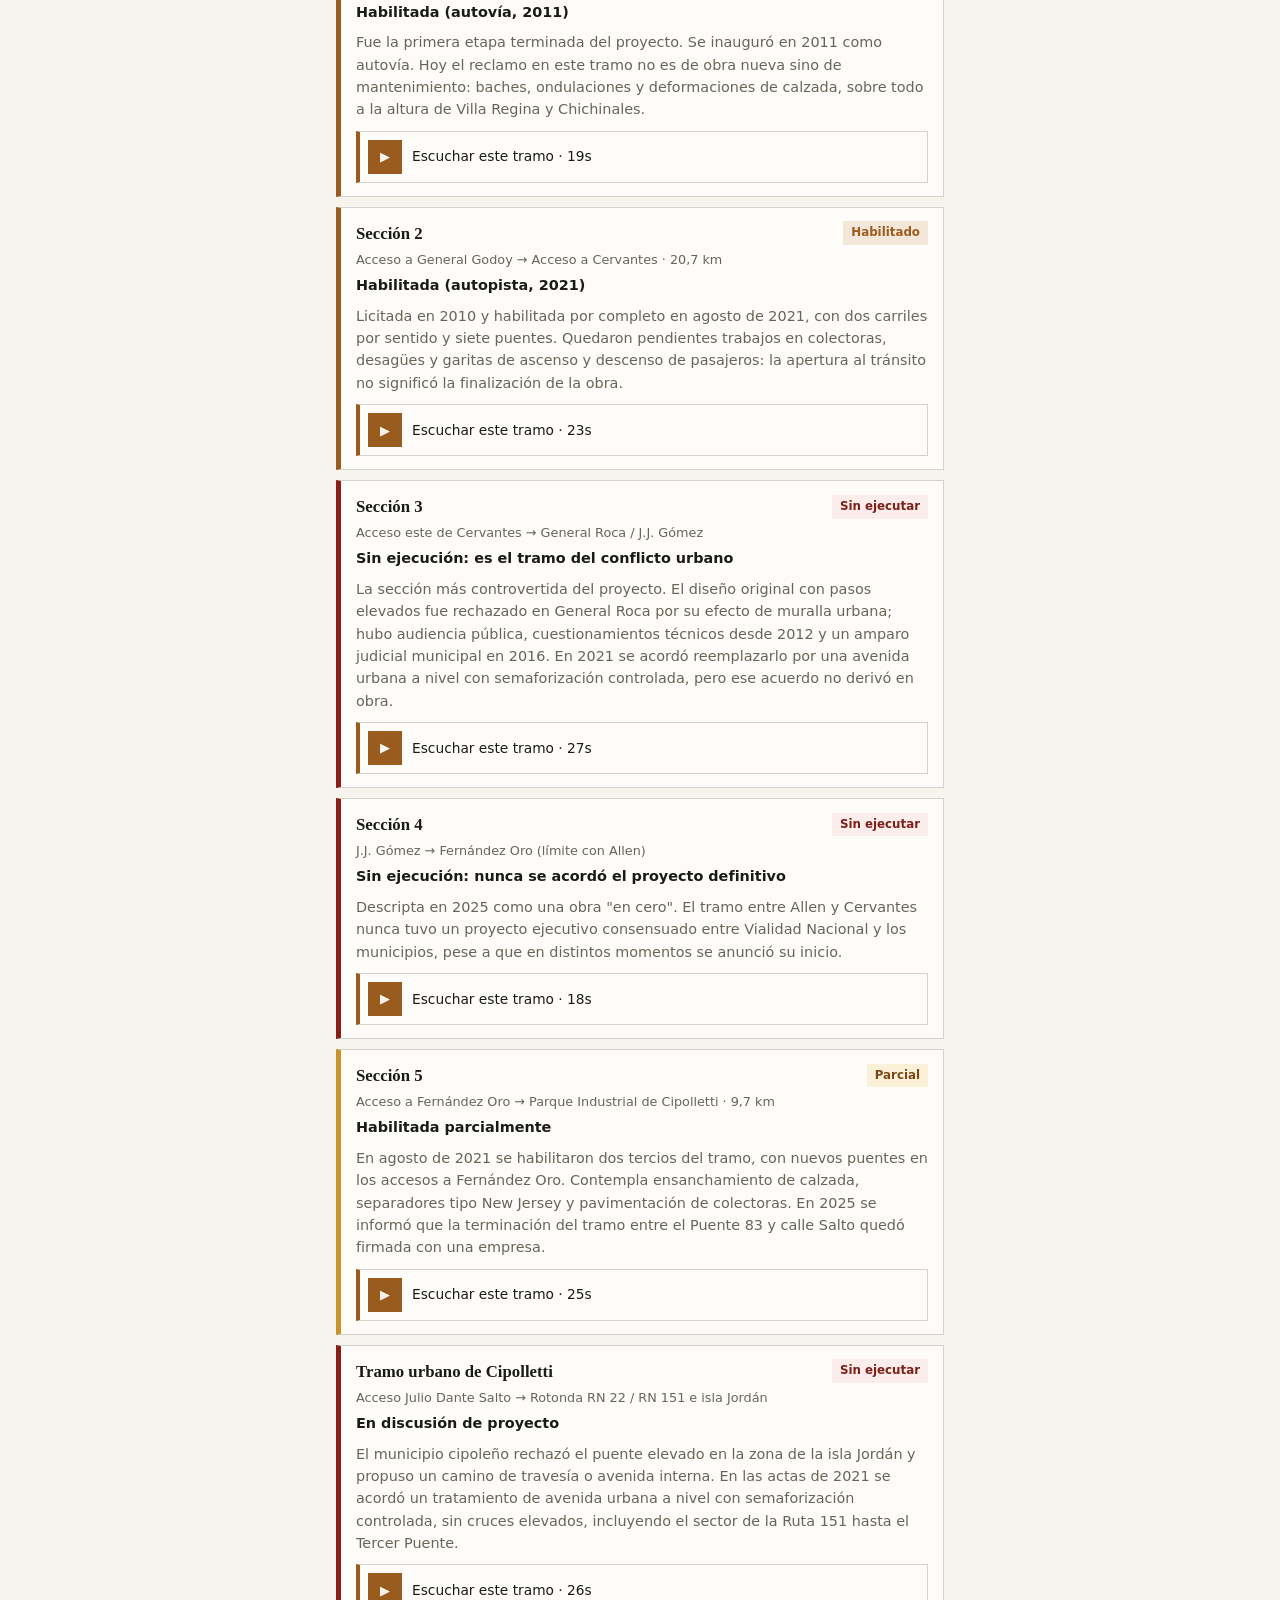
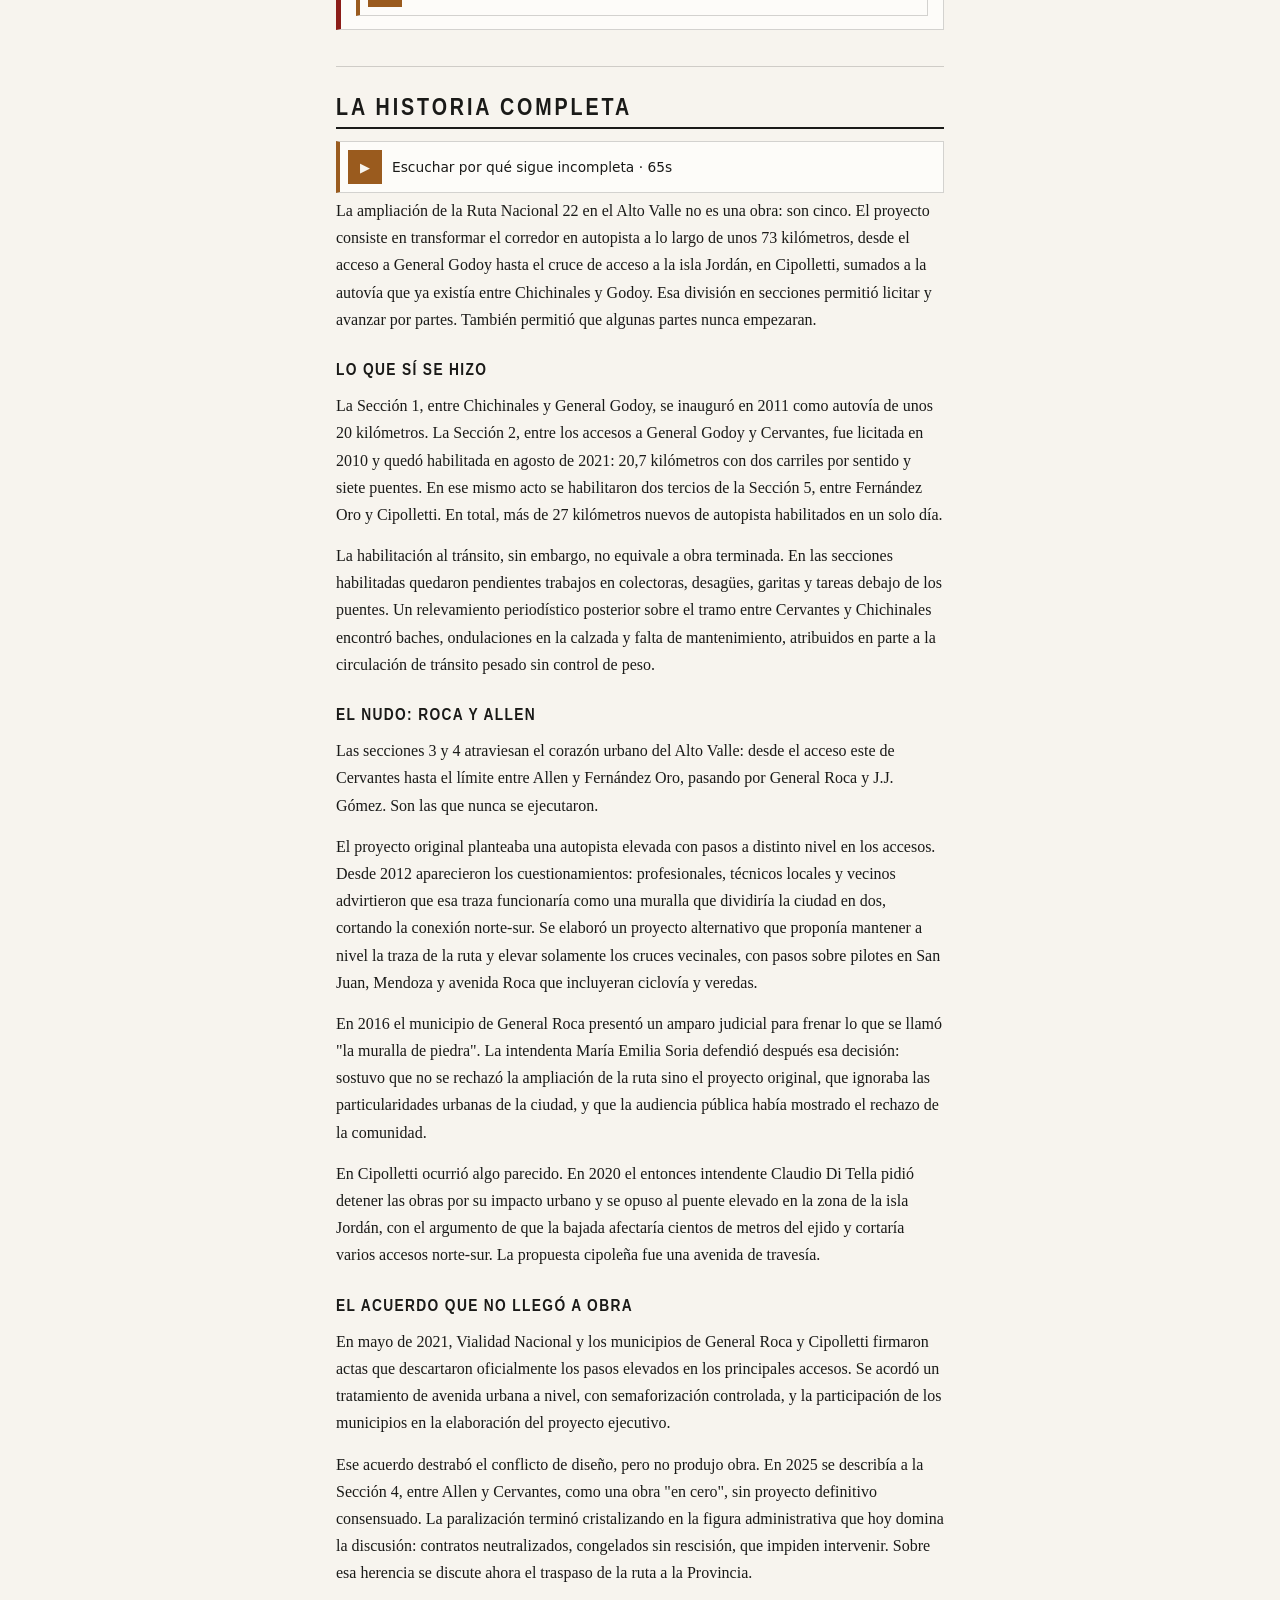
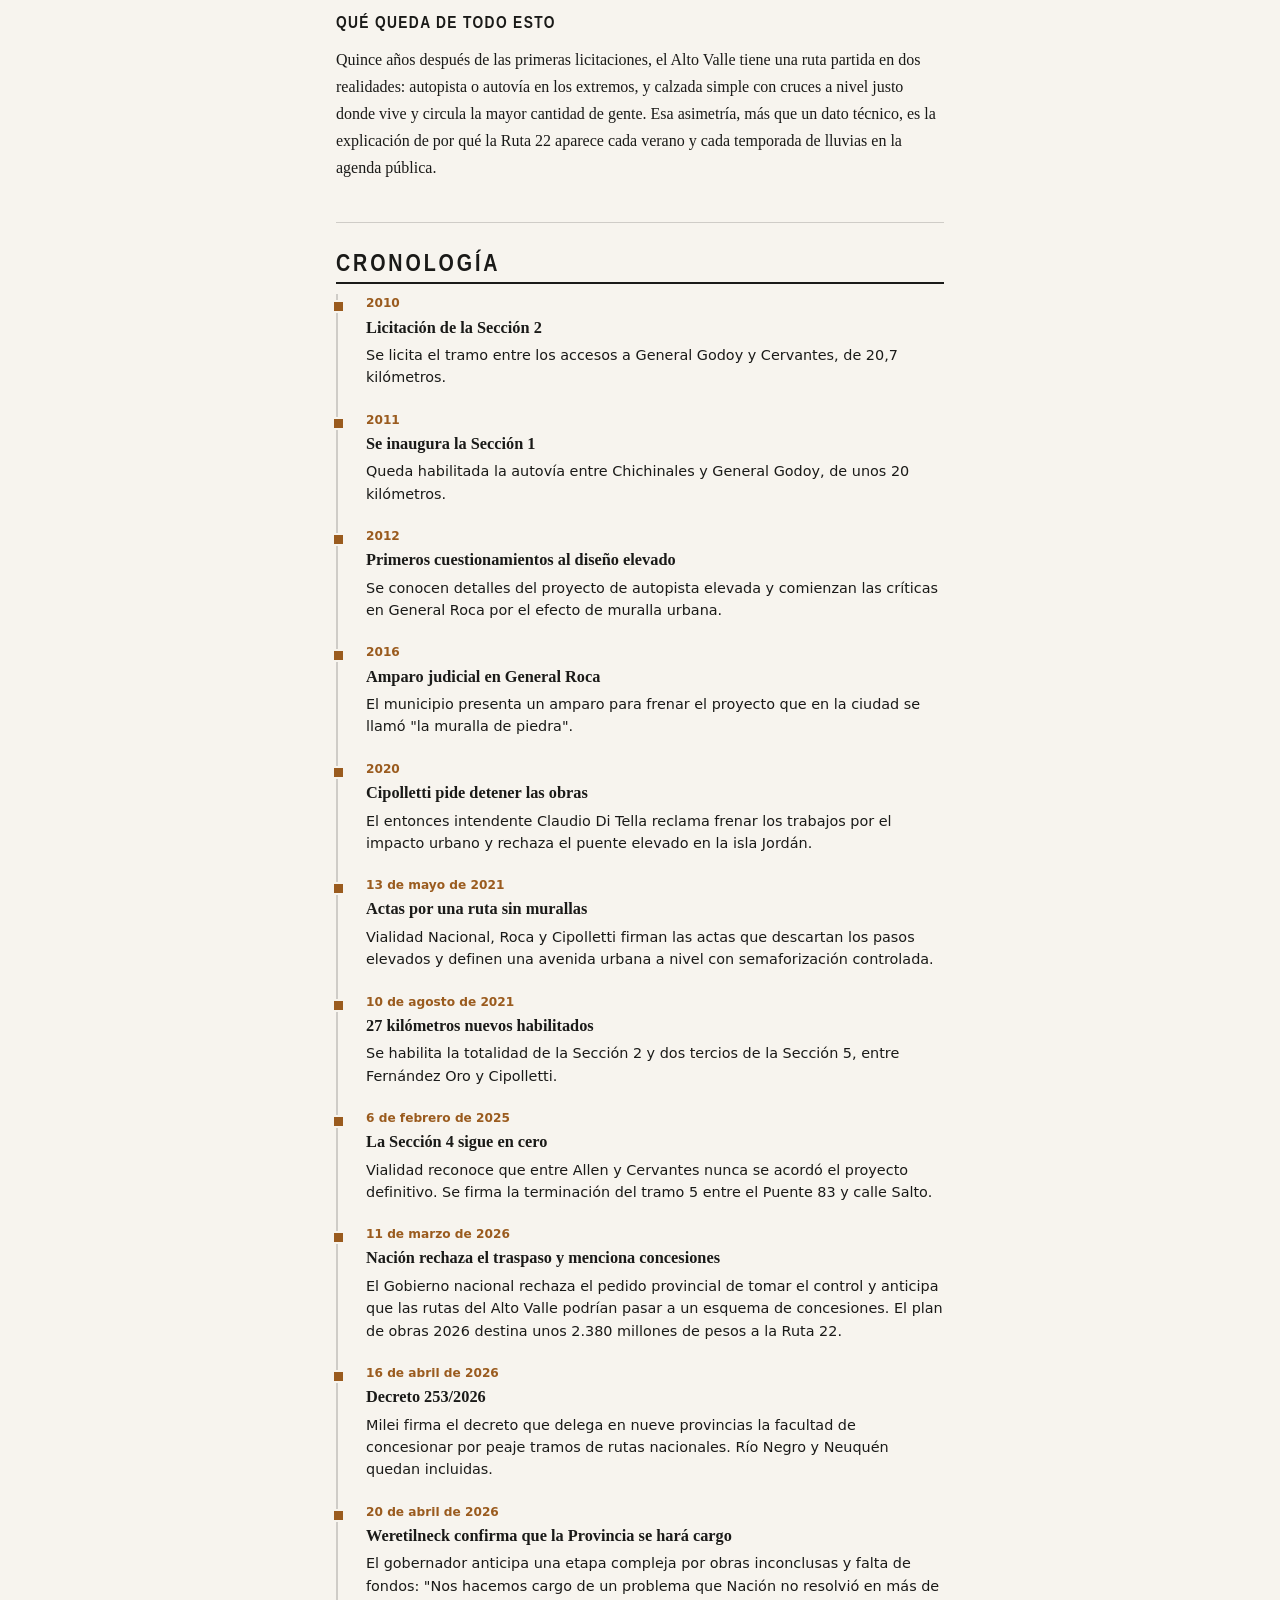
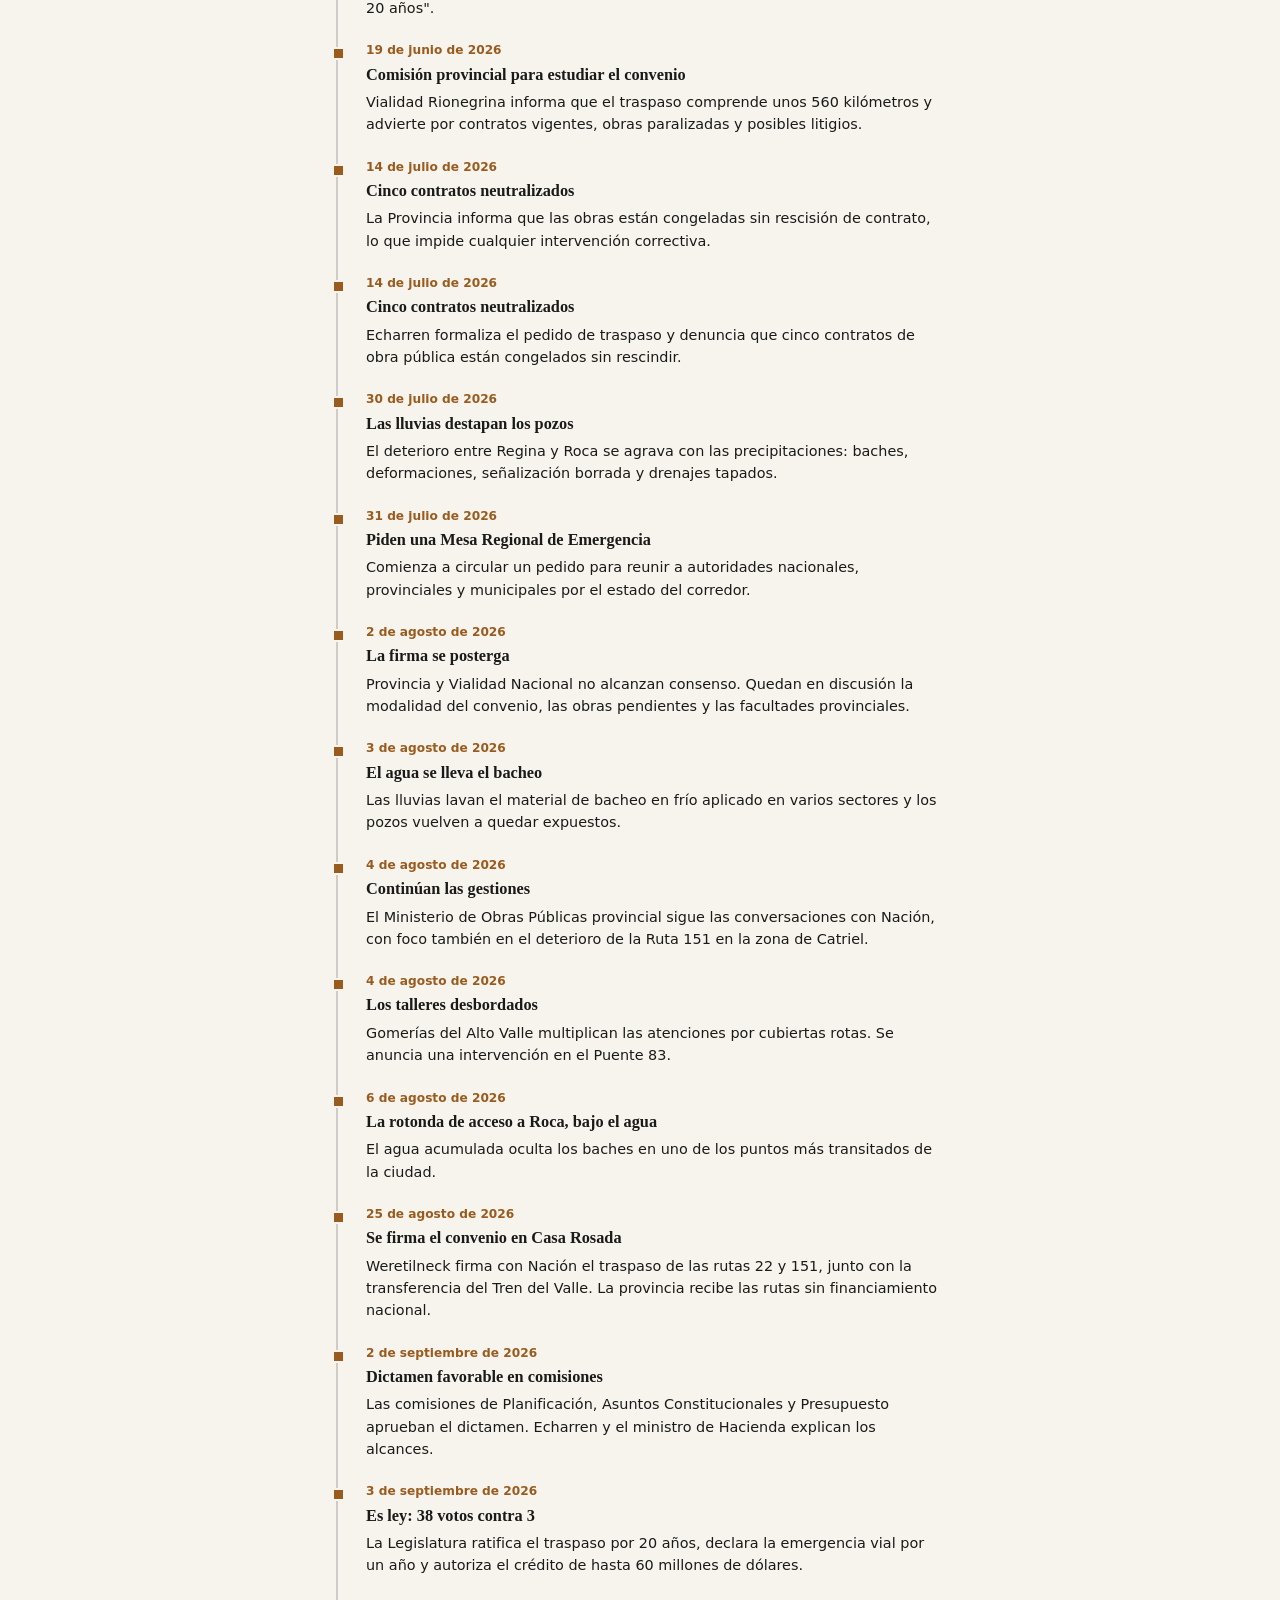
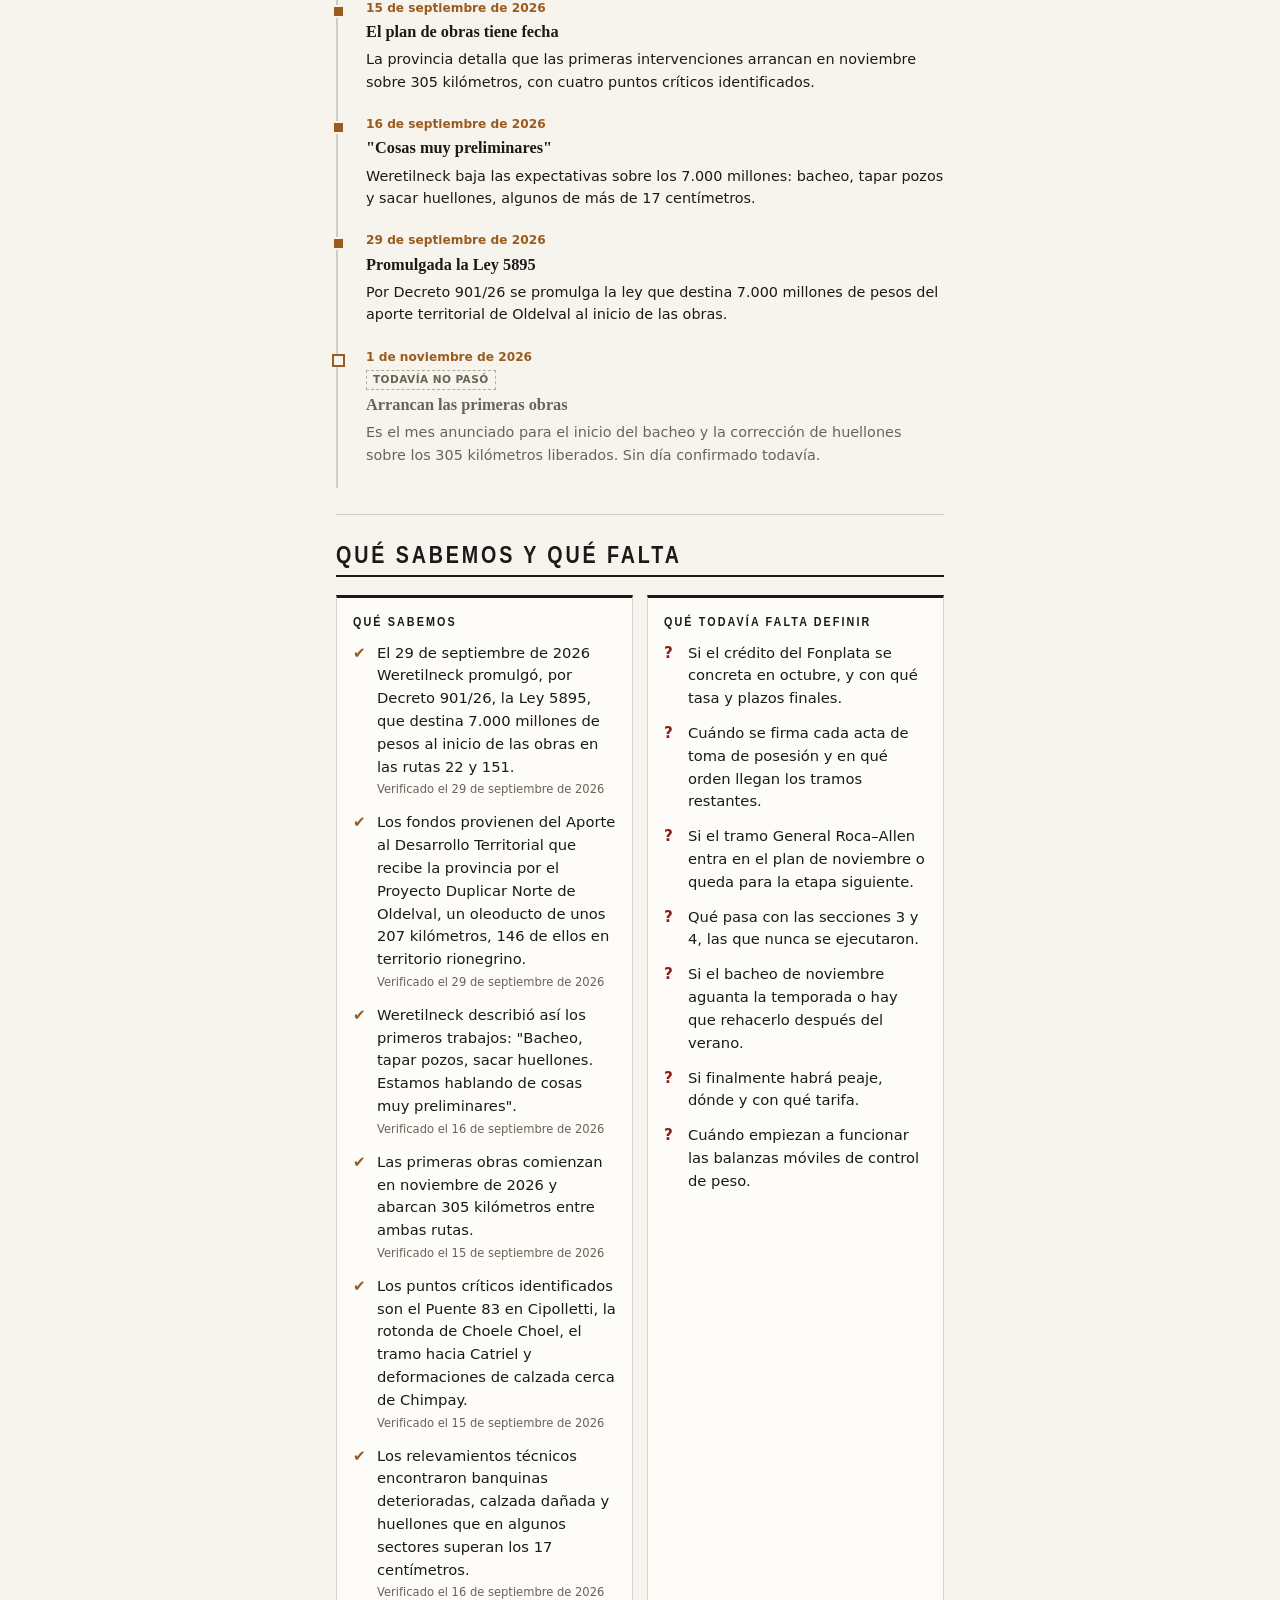
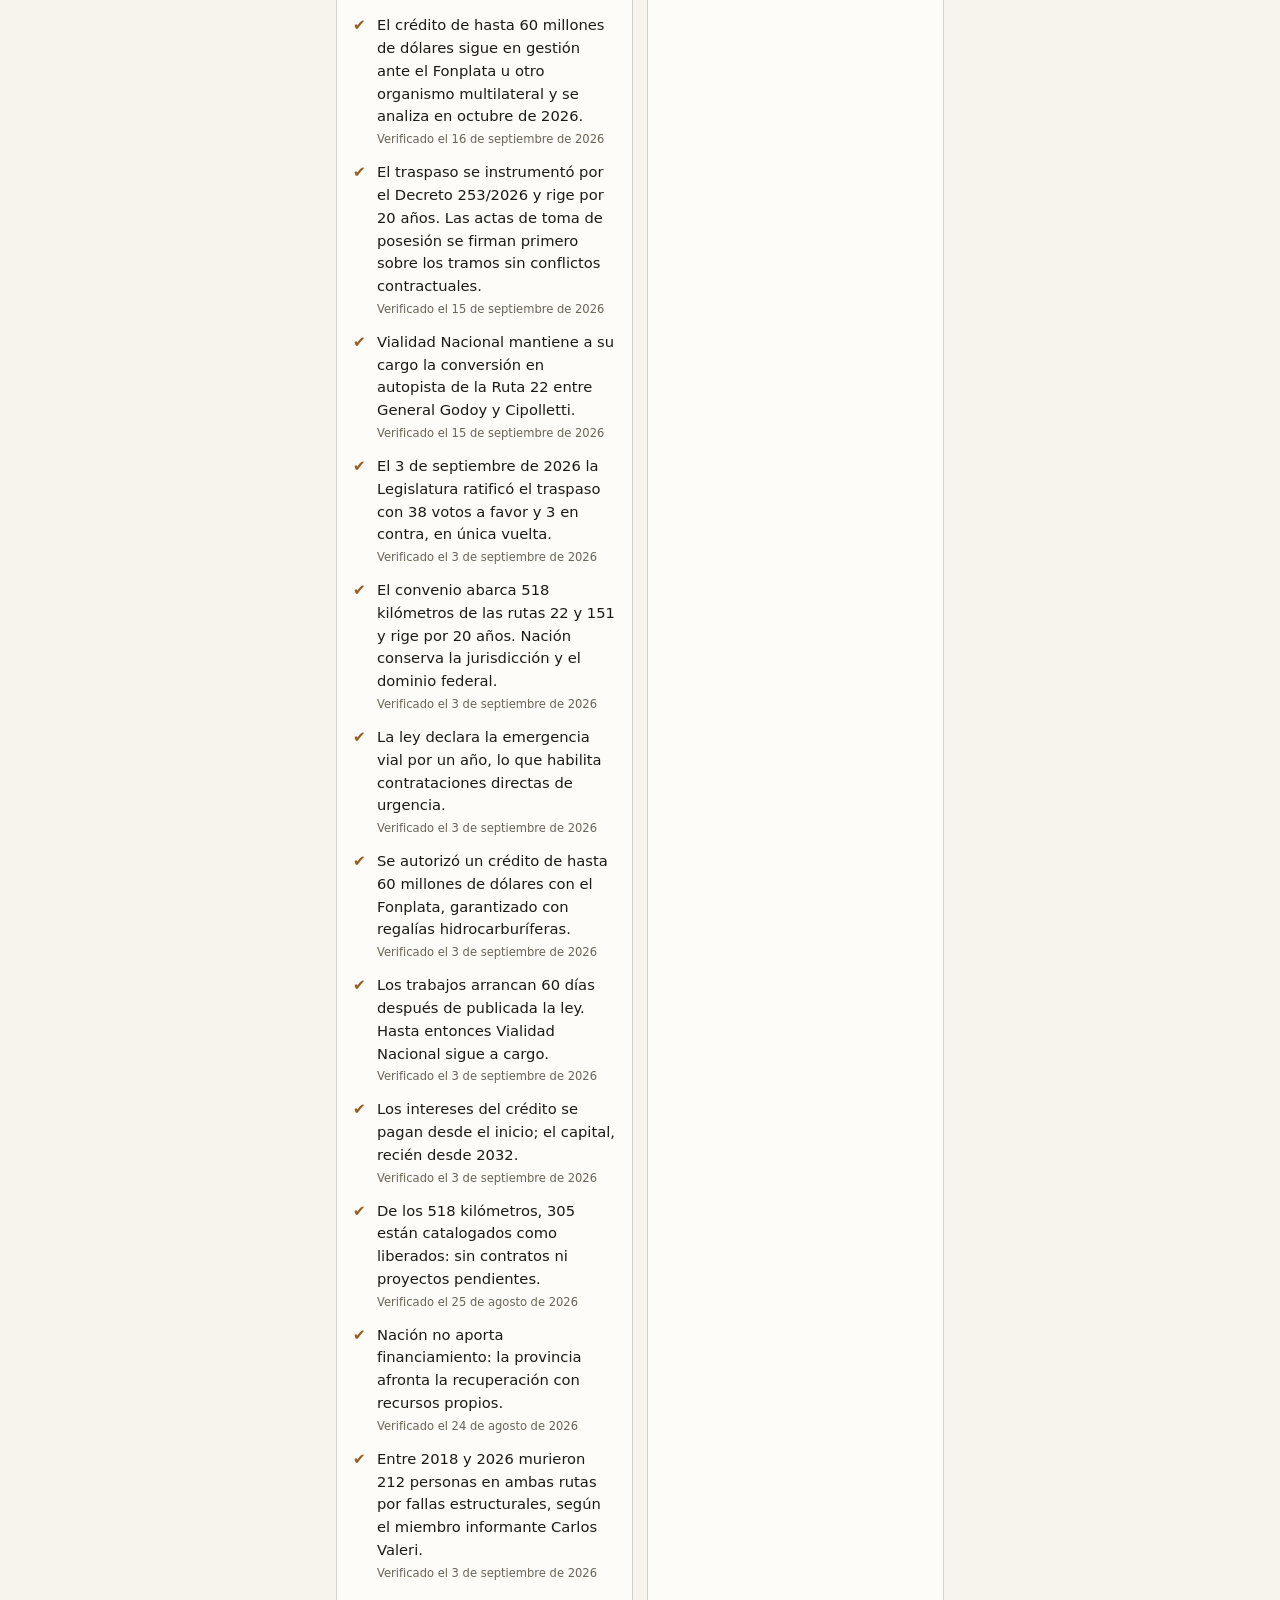
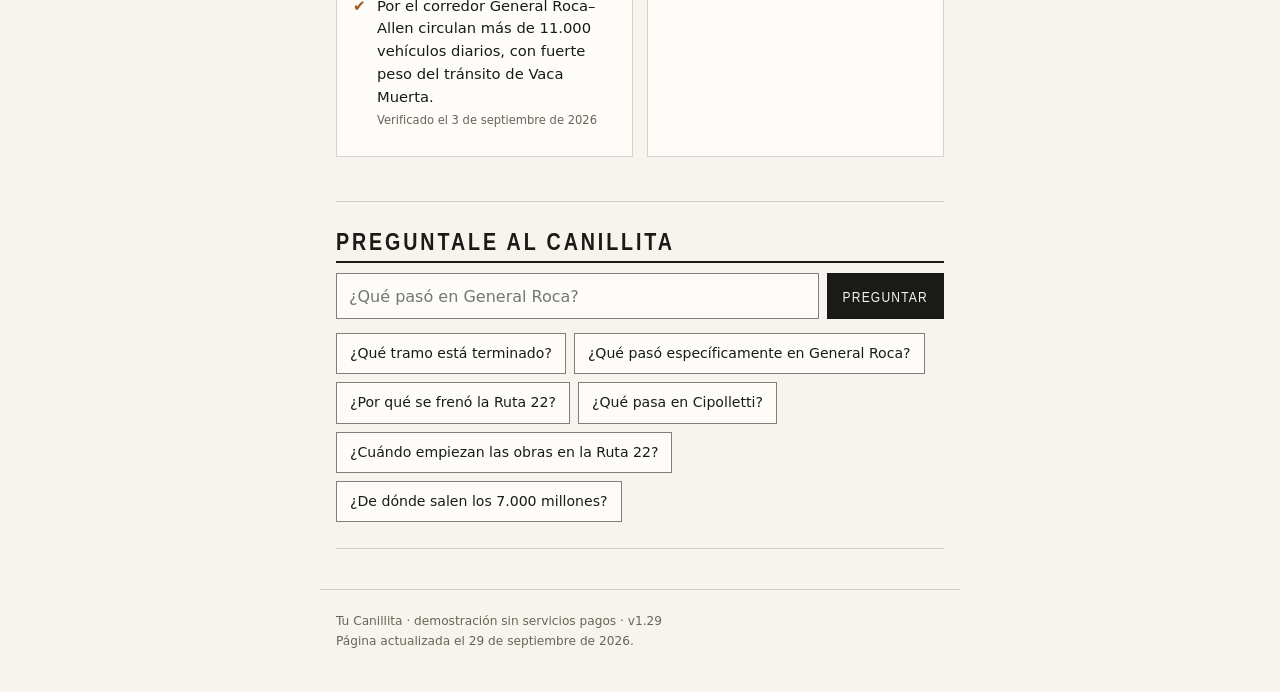
<file: pages/ruta22.html>
<!DOCTYPE html>
<html lang="es-AR">
<head>
  <meta charset="UTF-8">
  <meta name="viewport" content="width=device-width, initial-scale=1">
  <title>Ruta 22, historia viva · Tu Canillita</title>
  <meta name="description" content="Qué pasó, qué está confirmado y qué falta definir en la ampliación de la Ruta Nacional 22 en el Alto Valle.">
  <link rel="stylesheet" href="../css/styles.css">
  <link rel="stylesheet" href="../css/pages.css">
</head>
<body class="page">

  <header class="viva-head">
    <a class="volver" href="../index.html">‹ Volver al inicio</a>
    <p class="viva-head__eyebrow">Historia viva · se actualiza</p>
    <h1 class="viva-head__titulo">Ruta 22</h1>
    <p class="viva-head__bajada" id="bajada"></p>
    <p class="viva-head__meta" id="meta"></p>
    <div class="viva-head__acciones" id="acciones"></div>
  </header>

  <nav class="secciones" id="secciones" aria-label="Secciones"></nav>

  <div id="personas"></div>

  <!-- Navegación interna: la historia es larga -->
  <nav class="indice" aria-label="Secciones de la historia">
    <a href="#ahora">Dónde está hoy</a>
    <a href="#tramos">Tramo por tramo</a>
    <a href="#cronologia">Cronología</a>
    <a href="#saber">Qué sabemos</a>
  </nav>

  <main class="page__body">

    <section class="bloque" id="ahora">
      <h2 class="bloque__titulo">Dónde está hoy</h2>
      <div id="actualidad"></div>
    </section>

    <section class="bloque" id="tramos">
      <h2 class="bloque__titulo">Tramo por tramo</h2>
      <p class="bloque__bajada">El proyecto se dividió en secciones. Ahí está la explicación de por qué avanzó de a pedazos.</p>
      <div id="tramos-lista"></div>
    </section>

    <section class="bloque" id="historia">
      <h2 class="bloque__titulo">La historia completa</h2>
      <div class="article" id="cuerpo"></div>
    </section>

    <section class="bloque" id="cronologia">
      <h2 class="bloque__titulo">Cronología</h2>
      <div id="cronologia-lista"></div>
    </section>

    <section class="bloque" id="saber">
      <h2 class="bloque__titulo">Qué sabemos y qué falta</h2>
      <div class="saber" id="saber-cols"></div>
    </section>

    <section class="bloque bloque--preguntar">
      <h2 class="bloque__titulo">Preguntale al canillita</h2>
      <form class="ask" id="ask-form">
        <label class="visually-hidden" for="ask-input">Escribí tu pregunta</label>
        <input class="ask__input" id="ask-input" type="text" maxlength="200"
               placeholder="¿Qué pasó en General Roca?">
        <button class="ask__send" type="submit">Preguntar</button>
      </form>
      <div class="sugeridas" id="sugeridas"></div>
    </section>


  </main>

  <footer class="page__foot">
    <p>Tu Canillita · demostración sin servicios pagos · <span id="version-label"></span></p>
    <p id="actualizada"></p>
  </footer>

  <script src="../content/content.bundle.js"></script>
  <script src="../js/version.js"></script>
  <script src="../js/router.js"></script>
  <script src="../js/tema.js"></script>
  <script src="../js/content.js"></script>
  <script src="../js/preferences.js"></script>
  <script src="../js/personas.js"></script>
  <script src="../js/render.js"></script>
  <script src="../js/radio.js"></script>
  <script src="../js/ruta22.js"></script>
</body>
</html>
</file>
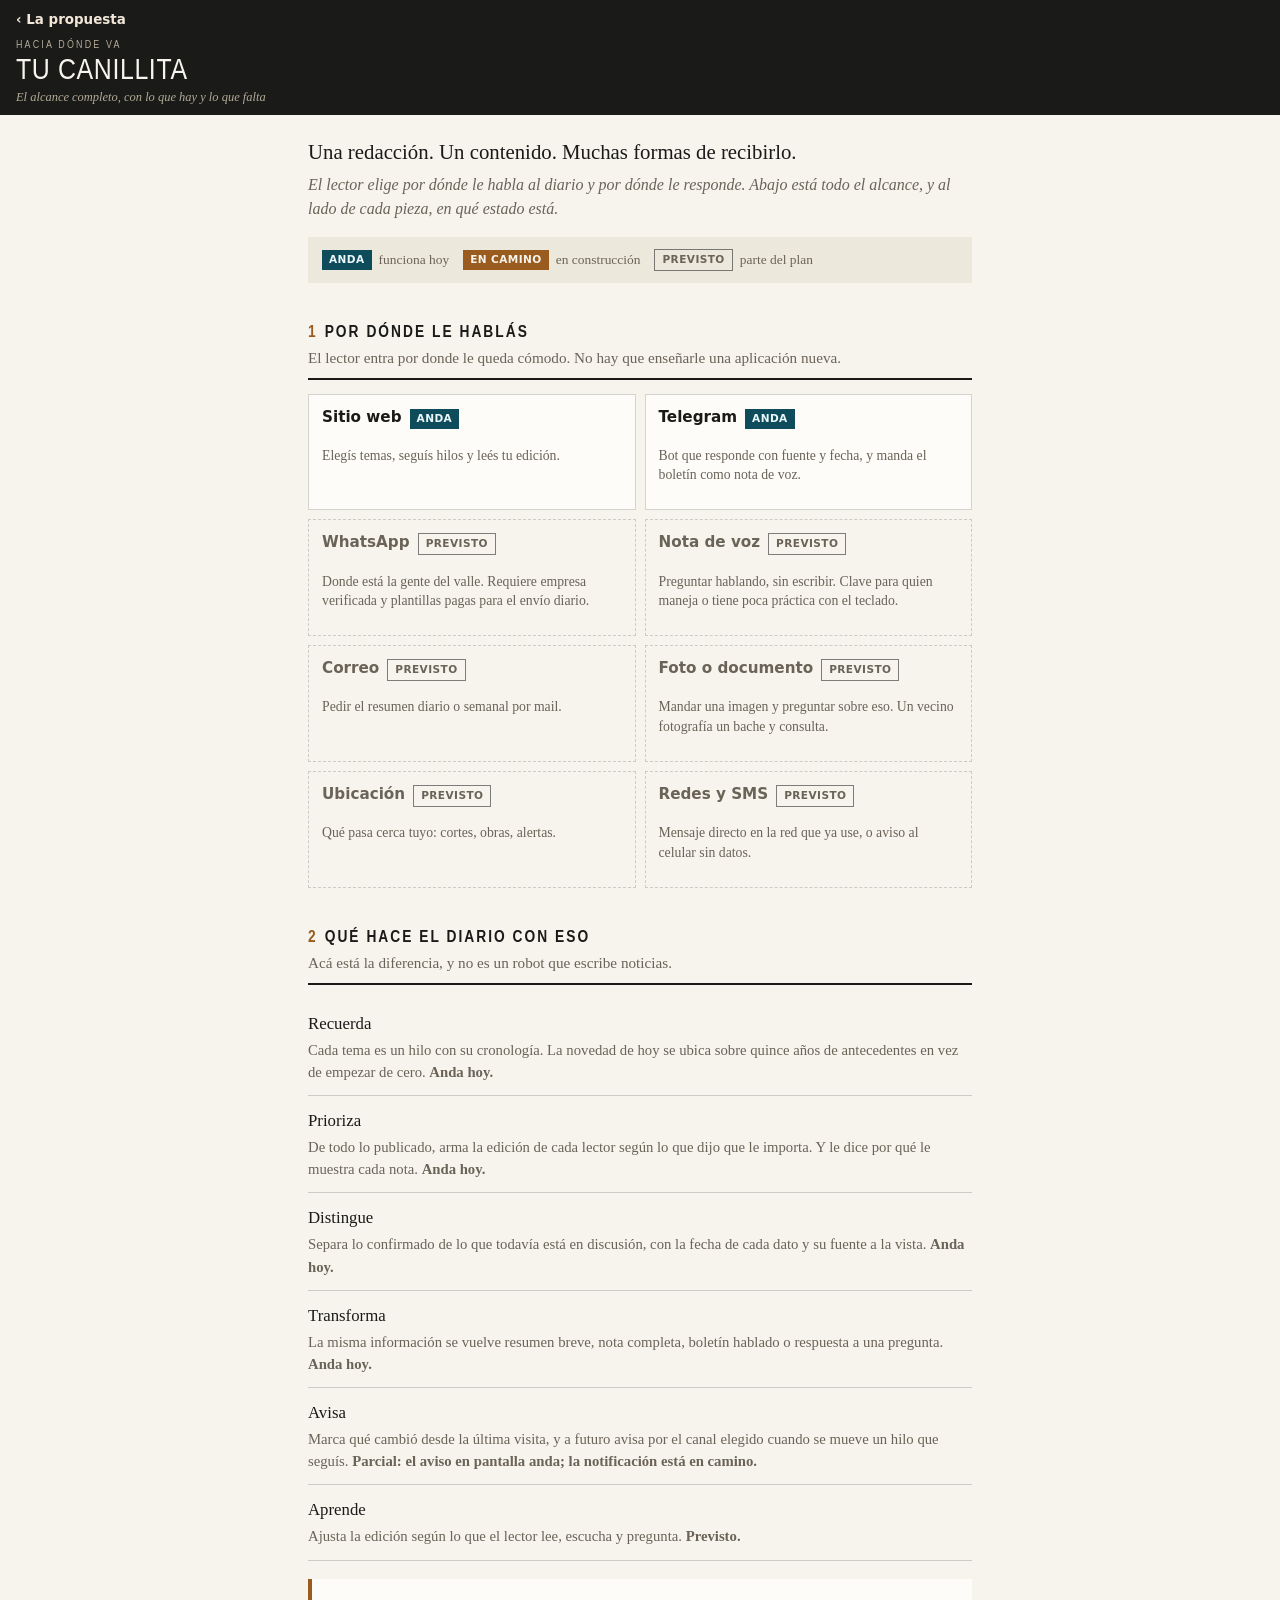
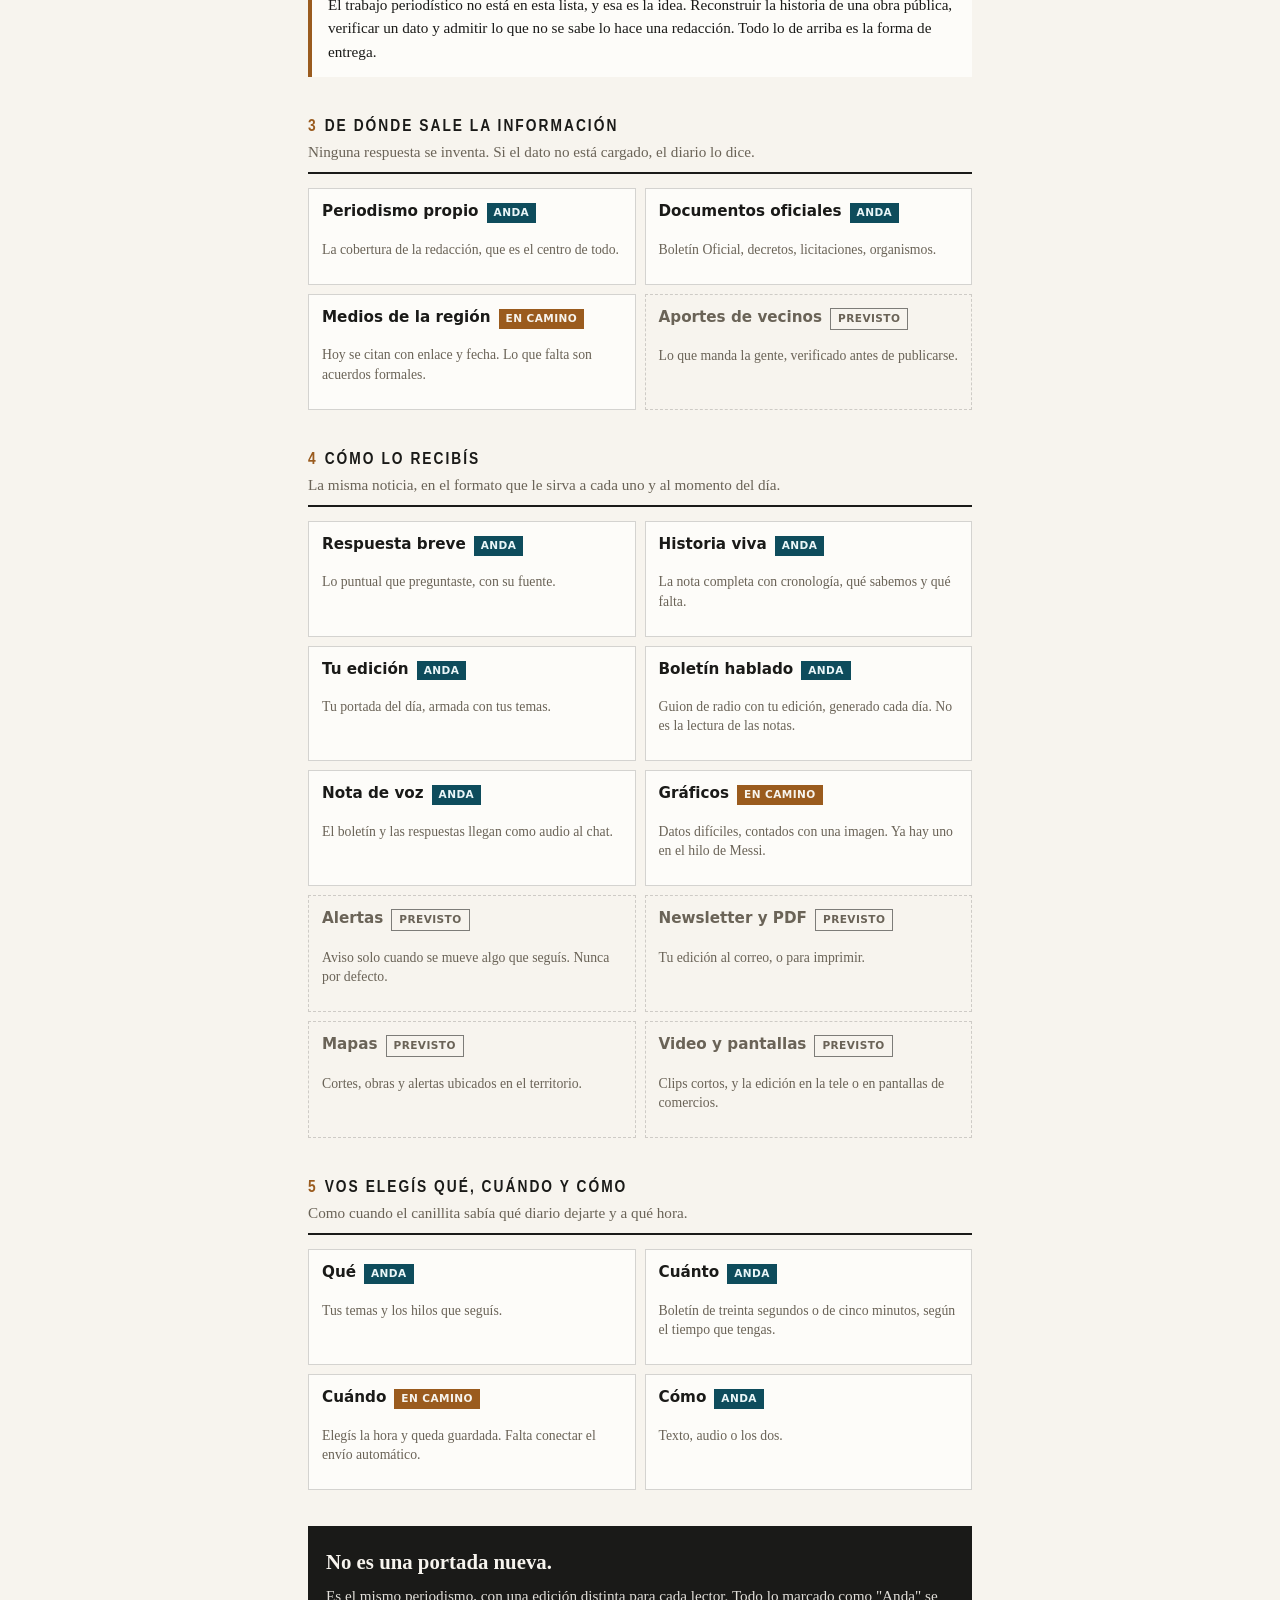
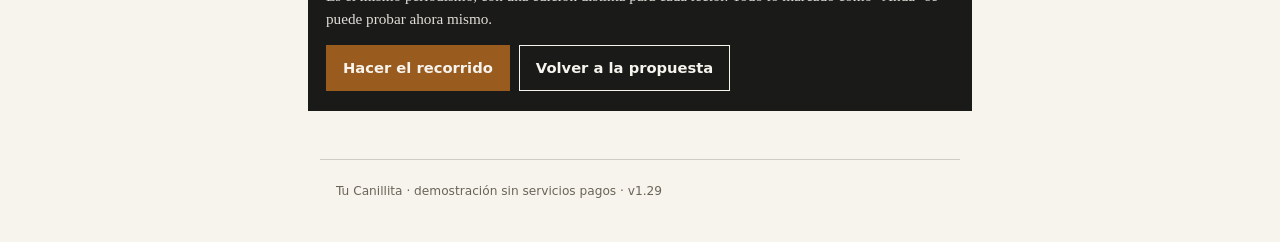
<file: pages/vision.html>
<!DOCTYPE html>
<html lang="es-AR">
<head>
  <meta charset="UTF-8">
  <meta name="viewport" content="width=device-width, initial-scale=1">
  <title>Hacia dónde va · Tu Canillita</title>
  <meta name="description" content="Una redacción, un contenido, muchas formas de recibirlo. El alcance completo de Tu Canillita, con lo que funciona hoy y lo que viene después.">
  <link rel="stylesheet" href="../css/styles.css">
  <link rel="stylesheet" href="../css/pages.css">
  <style>
    .vis { max-width: 700px; margin: 0 auto; padding: 0 18px 48px; }

    .vis__lead {
      margin: 22px 0 6px;
      font-family: var(--display);
      font-size: 1.3rem;
      line-height: 1.45;
    }
    .vis__sub {
      margin: 0;
      font-family: var(--display);
      font-style: italic;
      font-size: 1rem;
      color: var(--tinta-suave);
    }

    .vis h2 {
      margin: 36px 0 3px;
      font-family: var(--condensada);
      font-size: 1.05rem;
      letter-spacing: .12em;
      text-transform: uppercase;
    }
    .vis h2 .num {
      color: var(--ocre);
      margin-right: 7px;
    }
    .vis__bajada {
      margin: 0 0 14px;
      padding-bottom: 8px;
      border-bottom: 2px solid var(--tinta);
      font-family: var(--display);
      font-size: .95rem;
      color: var(--tinta-suave);
    }

    /* Cada pieza, con su estado */
    .piezas { display: grid; gap: 9px; margin: 0; padding: 0; list-style: none; }
    @media (min-width: 560px) { .piezas { grid-template-columns: 1fr 1fr; } }

    .pieza {
      display: flex; flex-direction: column; gap: 3px;
      padding: 11px 13px;
      border: 1px solid var(--linea);
      background: var(--burbuja-in);
    }
    .pieza--previsto { background: transparent; border-style: dashed; }

    .pieza__cab { display: flex; align-items: baseline; gap: 8px; flex-wrap: wrap; }
    .pieza__nombre {
      font-family: var(--interfaz); font-size: .95rem; font-weight: 600;
    }
    .pieza--previsto .pieza__nombre { color: var(--tinta-suave); }
    .pieza__que {
      font-family: var(--display); font-size: .86rem;
      line-height: 1.4; color: var(--tinta-suave);
    }

    .estado {
      flex: 0 0 auto;
      padding: 2px 7px;
      font-family: var(--interfaz);
      font-size: .66rem; font-weight: 600;
      letter-spacing: .04em; text-transform: uppercase;
    }
    .estado--anda   { background: var(--senal); color: var(--senal-papel); }
    .estado--camino { background: var(--ocre); color: var(--papel); }
    .estado--luego  { background: transparent; color: var(--tinta-suave); border: 1px solid var(--filete); }

    /* Leyenda */
    .leyenda {
      display: flex; flex-wrap: wrap; gap: 14px;
      margin: 16px 0 0; padding: 12px 14px;
      background: var(--papel-viejo);
    }
    .leyenda div { display: flex; align-items: center; gap: 7px; }
    .leyenda span:last-child {
      font-family: var(--display); font-size: .84rem; color: var(--tinta-suave);
    }

    /* El paso del medio */
    .motor { margin-top: 14px; }
    .motor__item {
      padding: 12px 0;
      border-bottom: 1px solid var(--linea);
    }
    .motor__titulo {
      margin: 0 0 3px;
      font-family: var(--display); font-size: 1.05rem;
    }
    .motor__texto {
      margin: 0; font-family: var(--display);
      font-size: .92rem; line-height: 1.5; color: var(--tinta-suave);
    }

    .aviso {
      margin: 18px 0 0; padding: 14px 16px;
      background: var(--burbuja-in);
      border-left: 4px solid var(--ocre);
      font-family: var(--display); font-size: .95rem; line-height: 1.55;
    }

    .cierre {
      margin: 36px 0 0; padding: 20px 18px;
      background: var(--tinta); color: var(--papel);
    }
    .cierre h2 {
      margin: 0 0 8px; font-family: var(--display);
      font-size: 1.3rem; letter-spacing: 0; text-transform: none; color: var(--papel);
    }
    .cierre p { margin: 0 0 14px; font-family: var(--display); font-size: .95rem; opacity: .9; }
    .cierre__acciones { display: flex; flex-wrap: wrap; gap: 9px; }
    .cierre .btn--primary { background: var(--ocre); border-color: var(--ocre); color: var(--papel); }
    .cierre .btn--ghost { color: var(--papel); border-color: var(--papel); }
  </style>
</head>
<body class="page">

  <header class="masthead">
    <a class="volver" href="propuesta.html">‹ La propuesta</a>
    <p class="masthead__eyebrow">Hacia dónde va</p>
    <h1 class="masthead__title">Tu Canillita</h1>
    <p class="masthead__line">El alcance completo, con lo que hay y lo que falta</p>
  </header>

  <main class="vis">

    <p class="vis__lead">Una redacción. Un contenido. Muchas formas de recibirlo.</p>
    <p class="vis__sub">
      El lector elige por dónde le habla al diario y por dónde le responde.
      Abajo está todo el alcance, y al lado de cada pieza, en qué estado está.
    </p>

    <div class="leyenda">
      <div><span class="estado estado--anda">Anda</span><span>funciona hoy</span></div>
      <div><span class="estado estado--camino">En camino</span><span>en construcción</span></div>
      <div><span class="estado estado--luego">Previsto</span><span>parte del plan</span></div>
    </div>

    <h2><span class="num">1</span>Por dónde le hablás</h2>
    <p class="vis__bajada">El lector entra por donde le queda cómodo. No hay que enseñarle una aplicación nueva.</p>
    <ul class="piezas">
      <li class="pieza">
        <div class="pieza__cab"><span class="pieza__nombre">Sitio web</span><span class="estado estado--anda">Anda</span></div>
        <p class="pieza__que">Elegís temas, seguís hilos y leés tu edición.</p>
      </li>
      <li class="pieza">
        <div class="pieza__cab"><span class="pieza__nombre">Telegram</span><span class="estado estado--anda">Anda</span></div>
        <p class="pieza__que">Bot que responde con fuente y fecha, y manda el boletín como nota de voz.</p>
      </li>
      <li class="pieza pieza--previsto">
        <div class="pieza__cab"><span class="pieza__nombre">WhatsApp</span><span class="estado estado--luego">Previsto</span></div>
        <p class="pieza__que">Donde está la gente del valle. Requiere empresa verificada y plantillas pagas para el envío diario.</p>
      </li>
      <li class="pieza pieza--previsto">
        <div class="pieza__cab"><span class="pieza__nombre">Nota de voz</span><span class="estado estado--luego">Previsto</span></div>
        <p class="pieza__que">Preguntar hablando, sin escribir. Clave para quien maneja o tiene poca práctica con el teclado.</p>
      </li>
      <li class="pieza pieza--previsto">
        <div class="pieza__cab"><span class="pieza__nombre">Correo</span><span class="estado estado--luego">Previsto</span></div>
        <p class="pieza__que">Pedir el resumen diario o semanal por mail.</p>
      </li>
      <li class="pieza pieza--previsto">
        <div class="pieza__cab"><span class="pieza__nombre">Foto o documento</span><span class="estado estado--luego">Previsto</span></div>
        <p class="pieza__que">Mandar una imagen y preguntar sobre eso. Un vecino fotografía un bache y consulta.</p>
      </li>
      <li class="pieza pieza--previsto">
        <div class="pieza__cab"><span class="pieza__nombre">Ubicación</span><span class="estado estado--luego">Previsto</span></div>
        <p class="pieza__que">Qué pasa cerca tuyo: cortes, obras, alertas.</p>
      </li>
      <li class="pieza pieza--previsto">
        <div class="pieza__cab"><span class="pieza__nombre">Redes y SMS</span><span class="estado estado--luego">Previsto</span></div>
        <p class="pieza__que">Mensaje directo en la red que ya use, o aviso al celular sin datos.</p>
      </li>
    </ul>

    <h2><span class="num">2</span>Qué hace el diario con eso</h2>
    <p class="vis__bajada">Acá está la diferencia, y no es un robot que escribe noticias.</p>
    <div class="motor">
      <div class="motor__item">
        <p class="motor__titulo">Recuerda</p>
        <p class="motor__texto">Cada tema es un hilo con su cronología. La novedad de hoy se ubica sobre quince años de antecedentes en vez de empezar de cero. <strong>Anda hoy.</strong></p>
      </div>
      <div class="motor__item">
        <p class="motor__titulo">Prioriza</p>
        <p class="motor__texto">De todo lo publicado, arma la edición de cada lector según lo que dijo que le importa. Y le dice por qué le muestra cada nota. <strong>Anda hoy.</strong></p>
      </div>
      <div class="motor__item">
        <p class="motor__titulo">Distingue</p>
        <p class="motor__texto">Separa lo confirmado de lo que todavía está en discusión, con la fecha de cada dato y su fuente a la vista. <strong>Anda hoy.</strong></p>
      </div>
      <div class="motor__item">
        <p class="motor__titulo">Transforma</p>
        <p class="motor__texto">La misma información se vuelve resumen breve, nota completa, boletín hablado o respuesta a una pregunta. <strong>Anda hoy.</strong></p>
      </div>
      <div class="motor__item">
        <p class="motor__titulo">Avisa</p>
        <p class="motor__texto">Marca qué cambió desde la última visita, y a futuro avisa por el canal elegido cuando se mueve un hilo que seguís. <strong>Parcial: el aviso en pantalla anda; la notificación está en camino.</strong></p>
      </div>
      <div class="motor__item">
        <p class="motor__titulo">Aprende</p>
        <p class="motor__texto">Ajusta la edición según lo que el lector lee, escucha y pregunta. <strong>Previsto.</strong></p>
      </div>
    </div>

    <div class="aviso">
      El trabajo periodístico no está en esta lista, y esa es la idea. Reconstruir
      la historia de una obra pública, verificar un dato y admitir lo que no se
      sabe lo hace una redacción. Todo lo de arriba es la forma de entrega.
    </div>

    <h2><span class="num">3</span>De dónde sale la información</h2>
    <p class="vis__bajada">Ninguna respuesta se inventa. Si el dato no está cargado, el diario lo dice.</p>
    <ul class="piezas">
      <li class="pieza">
        <div class="pieza__cab"><span class="pieza__nombre">Periodismo propio</span><span class="estado estado--anda">Anda</span></div>
        <p class="pieza__que">La cobertura de la redacción, que es el centro de todo.</p>
      </li>
      <li class="pieza">
        <div class="pieza__cab"><span class="pieza__nombre">Documentos oficiales</span><span class="estado estado--anda">Anda</span></div>
        <p class="pieza__que">Boletín Oficial, decretos, licitaciones, organismos.</p>
      </li>
      <li class="pieza">
        <div class="pieza__cab"><span class="pieza__nombre">Medios de la región</span><span class="estado estado--camino">En camino</span></div>
        <p class="pieza__que">Hoy se citan con enlace y fecha. Lo que falta son acuerdos formales.</p>
      </li>
      <li class="pieza pieza--previsto">
        <div class="pieza__cab"><span class="pieza__nombre">Aportes de vecinos</span><span class="estado estado--luego">Previsto</span></div>
        <p class="pieza__que">Lo que manda la gente, verificado antes de publicarse.</p>
      </li>
    </ul>

    <h2><span class="num">4</span>Cómo lo recibís</h2>
    <p class="vis__bajada">La misma noticia, en el formato que le sirva a cada uno y al momento del día.</p>
    <ul class="piezas">
      <li class="pieza">
        <div class="pieza__cab"><span class="pieza__nombre">Respuesta breve</span><span class="estado estado--anda">Anda</span></div>
        <p class="pieza__que">Lo puntual que preguntaste, con su fuente.</p>
      </li>
      <li class="pieza">
        <div class="pieza__cab"><span class="pieza__nombre">Historia viva</span><span class="estado estado--anda">Anda</span></div>
        <p class="pieza__que">La nota completa con cronología, qué sabemos y qué falta.</p>
      </li>
      <li class="pieza">
        <div class="pieza__cab"><span class="pieza__nombre">Tu edición</span><span class="estado estado--anda">Anda</span></div>
        <p class="pieza__que">Tu portada del día, armada con tus temas.</p>
      </li>
      <li class="pieza">
        <div class="pieza__cab"><span class="pieza__nombre">Boletín hablado</span><span class="estado estado--anda">Anda</span></div>
        <p class="pieza__que">Guion de radio con tu edición, generado cada día. No es la lectura de las notas.</p>
      </li>
      <li class="pieza">
        <div class="pieza__cab"><span class="pieza__nombre">Nota de voz</span><span class="estado estado--anda">Anda</span></div>
        <p class="pieza__que">El boletín y las respuestas llegan como audio al chat.</p>
      </li>
      <li class="pieza">
        <div class="pieza__cab"><span class="pieza__nombre">Gráficos</span><span class="estado estado--camino">En camino</span></div>
        <p class="pieza__que">Datos difíciles, contados con una imagen. Ya hay uno en el hilo de Messi.</p>
      </li>
      <li class="pieza pieza--previsto">
        <div class="pieza__cab"><span class="pieza__nombre">Alertas</span><span class="estado estado--luego">Previsto</span></div>
        <p class="pieza__que">Aviso solo cuando se mueve algo que seguís. Nunca por defecto.</p>
      </li>
      <li class="pieza pieza--previsto">
        <div class="pieza__cab"><span class="pieza__nombre">Newsletter y PDF</span><span class="estado estado--luego">Previsto</span></div>
        <p class="pieza__que">Tu edición al correo, o para imprimir.</p>
      </li>
      <li class="pieza pieza--previsto">
        <div class="pieza__cab"><span class="pieza__nombre">Mapas</span><span class="estado estado--luego">Previsto</span></div>
        <p class="pieza__que">Cortes, obras y alertas ubicados en el territorio.</p>
      </li>
      <li class="pieza pieza--previsto">
        <div class="pieza__cab"><span class="pieza__nombre">Video y pantallas</span><span class="estado estado--luego">Previsto</span></div>
        <p class="pieza__que">Clips cortos, y la edición en la tele o en pantallas de comercios.</p>
      </li>
    </ul>

    <h2><span class="num">5</span>Vos elegís qué, cuándo y cómo</h2>
    <p class="vis__bajada">Como cuando el canillita sabía qué diario dejarte y a qué hora.</p>
    <ul class="piezas">
      <li class="pieza">
        <div class="pieza__cab"><span class="pieza__nombre">Qué</span><span class="estado estado--anda">Anda</span></div>
        <p class="pieza__que">Tus temas y los hilos que seguís.</p>
      </li>
      <li class="pieza">
        <div class="pieza__cab"><span class="pieza__nombre">Cuánto</span><span class="estado estado--anda">Anda</span></div>
        <p class="pieza__que">Boletín de treinta segundos o de cinco minutos, según el tiempo que tengas.</p>
      </li>
      <li class="pieza">
        <div class="pieza__cab"><span class="pieza__nombre">Cuándo</span><span class="estado estado--camino">En camino</span></div>
        <p class="pieza__que">Elegís la hora y queda guardada. Falta conectar el envío automático.</p>
      </li>
      <li class="pieza">
        <div class="pieza__cab"><span class="pieza__nombre">Cómo</span><span class="estado estado--anda">Anda</span></div>
        <p class="pieza__que">Texto, audio o los dos.</p>
      </li>
    </ul>

    <section class="cierre">
      <h2>No es una portada nueva.</h2>
      <p>
        Es el mismo periodismo, con una edición distinta para cada lector.
        Todo lo marcado como "Anda" se puede probar ahora mismo.
      </p>
      <div class="cierre__acciones">
        <a class="btn btn--primary" href="../index.html?demo=1">Hacer el recorrido</a>
        <a class="btn btn--ghost" href="propuesta.html">Volver a la propuesta</a>
      </div>
    </section>

  </main>

  <footer class="page__foot">
    <p>Tu Canillita · demostración sin servicios pagos · <span id="version-label"></span></p>
  </footer>

  <script src="../js/version.js"></script>
  <script>
    var el = document.getElementById('version-label');
    if (el && window.Canillita && Canillita.versionLabel) el.textContent = Canillita.versionLabel();
  </script>
</body>
</html>
</file>
<file: css/styles.css>
/*
 * styles.css — Tu Canillita
 * ---------------------------------
 * Mobile first. Identidad de diario de provincia: chapa en negativo, filetes
 * horizontales, volantas en recuadro y el ocre de las bardas como acento.
 * El canal se sugiere, no se copia: colores y tipografías propias.
 *
 * Tokens en :root — cambiar acá cambia todo.
 */

:root {
  /* Color — tinta sobre papel, con el ocre de las bardas como único acento */
  --tinta:        #1A1A18;
  --tinta-suave:  #6A6357;
  --papel:        #F7F4EE;
  --papel-viejo:  #EDE8DC;
  --burbuja-in:   #FDFCF9;
  --burbuja-out:  #E7DFCE;
  --ocre:         #9A5B1E;
  --ocre-claro:   #F2E7D8;
  --destacado:    #EBD9B4;
  --rojo:         #8C1D18;

  /* Señal: se usa SOLO para "esto cambió". Si aparece en otro lado pierde el
     significado, que es exactamente lo que le pasó al ocre. */
  --senal:        #0E4C5C;
  --senal-vivo:   #37D0E8;
  --senal-suave:  #8FD8E6;
  --senal-papel:  #EAF6F8;
  /* Tonos que estaban escritos a mano en el resto de la hoja */
  --tinta-clara:  #B3AB98;
  --ocre-vivo:    #C9922B;
  --ocre-hondo:   #7C4818;
  --ocre-papel:   #FBF0D8;
  --rojo-papel:   #FBEDEB;
  --rojo-hondo:   #7A2018;
  --senal-honda:  #0A3A46;
  --papel-tenue:  #F2F0EB;

  /* Acento del ecosistema. En el tema propio no se usa. */
  --marca:        transparent;
  --marca-papel:  transparent;

  --linea:        rgba(26, 26, 24, .18);
  --filete:       rgba(26, 26, 24, .55);

  /* Tipografía: serifa para leer, condensada para la chapa y las volantas */
  --display:    Georgia, "Iowan Old Style", "Times New Roman", serif;
  --condensada: "Arial Narrow", "Roboto Condensed", "Liberation Sans Narrow",
                "Helvetica Neue", Arial, sans-serif;
  --texto:      Georgia, "Iowan Old Style", "Times New Roman", serif;
  --interfaz:   system-ui, -apple-system, "Segoe UI", Roboto, Arial, sans-serif;

  /* Un diario no tiene esquinas redondeadas */
  --radio: 2px;
  --gap: 12px;
  --ancho: 480px;
}

* { box-sizing: border-box; }

html, body {
  margin: 0;
  padding: 0;
}

body {
  background: var(--papel);
  color: var(--tinta);
  font-family: var(--interfaz);
  font-size: 16px;
  line-height: 1.5;
  -webkit-text-size-adjust: 100%;
}

.visually-hidden {
  position: absolute;
  width: 1px; height: 1px;
  padding: 0; margin: -1px;
  overflow: hidden; clip: rect(0 0 0 0);
  white-space: nowrap; border: 0;
}

/* Foco visible siempre: requisito de accesibilidad básica */
:focus-visible {
  outline: 3px solid var(--destacado);
  outline-offset: 2px;
}

/* ------------------------------------------------------------- cabecera */

/* La chapa va en negativo, como el cabezal impreso de un diario local */
.masthead {
  padding: 10px 16px 8px;
  background: var(--tinta);
  color: var(--papel);
}

.masthead__eyebrow {
  margin: 0;
  font-family: var(--condensada);
  font-size: .68rem;
  letter-spacing: .2em;
  text-transform: uppercase;
  color: var(--tinta-clara);
}

.masthead__title {
  margin: 1px 0 0;
  font-family: var(--condensada);
  /* font-stretch ayuda donde la variante estrecha existe pero no tiene nombre */
  font-stretch: 87.5%;
  font-size: clamp(1.45rem, 6.4vw, 1.9rem);
  font-weight: 400;
  letter-spacing: .02em;
  line-height: 1.05;
  text-transform: uppercase;
}

.masthead__line {
  margin: 3px 0 0;
  font-family: var(--display);
  font-size: .78rem;
  font-style: italic;
  color: var(--tinta-clara);
}

/* Fecha y edición, entre filetes: el corondel del diario */
.dateline {
  display: flex;
  justify-content: space-between;
  gap: 10px;
  max-width: var(--ancho);
  margin: 0 auto;
  padding: 6px 16px;
  border-bottom: 2px solid var(--tinta);
  font-family: var(--interfaz);
  font-size: .76rem;
  color: var(--tinta-suave);
}

/*
 * Edición Grupo.
 *
 * No es otra hoja de estilos ni otra aplicación: solo cambian el acento y el
 * negro exacto. El ocre sigue siendo el color de Tu Canillita; el rojo —que
 * comparten LM Neuquén, LM Cipolletti, Literal y LU5— aparece únicamente
 * donde habla el ecosistema: procedencia, marcas y el esquema de integración.
 */
:root[data-tema="grupo"] {
  --tinta:        #181818;   /* el negro de las cuatro cabeceras */
  --marca:        #E01F28;   /* el rojo compartido */
  --marca-papel:  #FDECEC;
  --senal:        #204060;   /* el azul de Literal */
  --senal-vivo:   #4E86B8;
  --senal-suave:  #A8C4DC;
  --senal-papel:  #EDF3F8;
  --linea:        rgba(24, 24, 24, .18);
  --filete:       rgba(24, 24, 24, .55);
}

/*
 * El ocre sigue siendo el acento y acá no se cambia de raíz: teñir --ocre de
 * rojo se llevaría puestas la cronología, los números y las pestañas, que ya
 * funcionan como están.
 *
 * La excepción es el lector elegido. Es lo único de esa pantalla que queda
 * pintado con el color de la otra identidad, y se nota: la cabecera dice rojo
 * y el botón activo contesta marrón.
 */
:root[data-tema="grupo"] .persona.is-activa {
  background: var(--marca);
  border-color: var(--marca);
}

/* --------------------------------------------------------------- página */

.stage {
  max-width: var(--ancho);
  margin: 0 auto;
  padding: 16px 12px 32px;
}

/* ------------------------------------------------------------- teléfono */

.phone {
  display: flex;
  flex-direction: column;
  background: var(--papel-viejo);
  border: 1px solid var(--filete);
  overflow: hidden;
}

.phone__bar {
  display: flex;
  align-items: center;
  gap: 10px;
  padding: 9px 12px;
  background: var(--tinta);
  color: var(--papel);
}

.phone__avatar {
  width: 36px; height: 36px;
  flex: 0 0 36px;
  display: grid;
  place-items: center;
  background: var(--ocre);
  color: var(--papel);
  font-family: var(--condensada);
  font-size: .9rem;
  letter-spacing: .05em;
}

.phone__id { min-width: 0; }

.phone__name {
  margin: 0;
  font-family: var(--condensada);
  font-stretch: 87.5%;
  font-size: .98rem;
  letter-spacing: .04em;
  text-transform: uppercase;
}

.phone__status {
  margin: 0;
  font-family: var(--display);
  font-size: .72rem;
  font-style: italic;
  color: var(--tinta-clara);
}

/* Nota del editor, no cartel de advertencia */
.phone__disclaimer {
  margin: 0;
  padding: 5px 12px;
  background: var(--papel);
  border-bottom: 1px solid var(--filete);
  font-family: var(--condensada);
  font-size: .7rem;
  letter-spacing: .1em;
  text-transform: uppercase;
  text-align: center;
  color: var(--tinta-suave);
}

/* ----------------------------------------------------------- mensajería */

.chat-log {
  height: clamp(280px, 46vh, 520px);
  overflow-y: auto;
  padding: 12px;
  display: flex;
  flex-direction: column;
  gap: 10px;
  scroll-behavior: smooth;
}

.msg {
  display: flex;
  max-width: 92%;
}

.msg--in  { align-self: flex-start; }
.msg--out { align-self: flex-end; max-width: 82%; }

/* El agente habla desde el papel: sin globo de color, con filete */
.bubble {
  position: relative;
  padding: 10px 12px 22px;
  background: var(--burbuja-in);
  border: 1px solid var(--linea);
  border-top: 2px solid var(--tinta);
  font-family: var(--display);
  font-size: .95rem;
  line-height: 1.55;
  word-wrap: break-word;
}

/* El lector, en el margen: recuadro simple sin filete superior */
.msg--out .bubble {
  background: var(--burbuja-out);
  border: 1px solid var(--linea);
  border-top: 1px solid var(--linea);
  font-family: var(--interfaz);
  font-size: .9rem;
}

.bubble__text strong {
  font-family: var(--condensada);
  font-weight: 400;
  font-size: 1.06em;
  letter-spacing: .02em;
  text-transform: uppercase;
}

.bubble__text em {
  font-style: italic;
  color: var(--tinta-suave);
}

.bubble time {
  position: absolute;
  right: 10px;
  bottom: 6px;
  font-family: var(--condensada);
  font-size: .68rem;
  letter-spacing: .06em;
  color: var(--tinta-suave);
}

/* Guion de radio: se lee como texto aunque no haya voz */
.msg--script .bubble {
  background: var(--ocre-claro);
  border-top-color: var(--ocre);
}

.bubble__tag {
  font-family: var(--condensada);
  font-size: .68rem;
  letter-spacing: .16em;
  text-transform: uppercase;
  color: var(--ocre);
  margin-bottom: 6px;
}

/* Enlaces a la edición: pie de nota, no botón de app */
.bubble__links {
  display: flex;
  flex-direction: column;
  gap: 0;
  margin-top: 10px;
  border-top: 1px solid var(--linea);
}

.bubble__link {
  display: block;
  padding: 9px 0;
  border-bottom: 1px solid var(--linea);
  color: var(--ocre);
  font-family: var(--interfaz);
  font-size: .88rem;
  font-weight: 600;
  text-decoration: none;
}

.bubble__link:last-child { border-bottom: 0; }
.bubble__link:hover { color: var(--tinta); }

/* Mensaje de audio: reproductor + guion siempre visible */
.msg--audio .bubble {
  background: var(--ocre-claro);
  border-top-color: var(--ocre);
}

.audio {
  display: flex;
  align-items: center;
  gap: 10px;
  padding-bottom: 10px;
  border-bottom: 1px solid var(--linea);
}

.audio__play,
.audio__stop {
  flex: 0 0 auto;
  width: 42px; height: 42px;
  border: 0;
  border-radius: 0;
  background: var(--ocre);
  color: var(--papel);
  font-size: .95rem;
  cursor: pointer;
}

.audio__stop {
  width: 36px; height: 36px;
  background: transparent;
  border: 1px solid var(--tinta-suave);
  color: var(--tinta-suave);
  font-size: .7rem;
}

.audio__info {
  flex: 1;
  min-width: 0;
  display: flex;
  flex-direction: column;
}

.audio__title {
  font-family: var(--condensada);
  font-size: .95rem;
  letter-spacing: .06em;
  text-transform: uppercase;
}
.audio__state {
  font-family: var(--interfaz);
  font-size: .72rem;
  color: var(--tinta-suave);
}

.msg--audio .guion__texto { padding-top: 10px; }

.msg--audio .guion__linea {
  margin: 0 0 10px;
  padding: 2px 6px;
  border-radius: 4px;
  font-family: var(--display);
  font-size: .92rem;
  line-height: 1.6;
  transition: background .2s ease;
}

/* La línea que se está diciendo en voz alta */
.guion__linea.is-speaking {
  background: var(--destacado);
  box-shadow: -4px 0 0 var(--ocre);
}

/* Fecha del dato y fuentes: parte del contrato de confianza */
.meta {
  margin-top: 10px;
  font-family: var(--interfaz);
  font-size: .75rem;
  color: var(--tinta-suave);
}

.sources {
  margin-top: 10px;
  padding-top: 8px;
  border-top: 1px solid var(--filete);
  display: flex;
  flex-direction: column;
  gap: 3px;
}

.sources__label {
  font-family: var(--condensada);
  font-size: .68rem;
  letter-spacing: .18em;
  text-transform: uppercase;
  color: var(--tinta-suave);
}

.sources a,
.sources span:not(.sources__label) {
  font-family: var(--interfaz);
  font-size: .76rem;
  color: var(--ocre);
  text-decoration: underline;
  text-underline-offset: 2px;
}

/* Indicador de escritura */
.bubble--typing {
  display: flex;
  gap: 4px;
  padding: 12px 14px;
  background: var(--burbuja-in);
}

.bubble--typing span {
  width: 7px; height: 7px;
  border-radius: 50%;
  background: var(--tinta-suave);
  opacity: .45;
  animation: blink 1.1s infinite ease-in-out;
}

.bubble--typing span:nth-child(2) { animation-delay: .18s; }
.bubble--typing span:nth-child(3) { animation-delay: .36s; }

@keyframes blink {
  0%, 60%, 100% { opacity: .25; transform: translateY(0); }
  30%           { opacity: .9;  transform: translateY(-3px); }
}

/* --------------------------------------------------- respuestas rápidas */

.quick-replies {
  display: flex;
  flex-wrap: wrap;
  gap: 8px;
  padding: 10px 12px;
  /* Con menús largos la zona crecía demasiado: se limita y hace scroll */
  max-height: 148px;
  overflow-y: auto;
  background: var(--papel-viejo);
  border-top: 1px solid var(--linea);
}

/* Botones de sección, como los recuadros de una portada */
.quick {
  min-height: 44px;
  padding: 8px 13px;
  border: 1px solid var(--filete);
  border-radius: 0;
  background: var(--burbuja-in);
  color: var(--tinta);
  font-family: var(--interfaz);
  font-size: .88rem;
  cursor: pointer;
}

/* display:flex le gana al atributo hidden si no lo decimos explícitamente */
.quick-replies[hidden] { display: none; }

.quick:hover { background: var(--ocre); border-color: var(--ocre); color: var(--papel); }
.quick:active { transform: translateY(1px); }

/* ------------------------------------------------------------ redactor */

.composer {
  display: flex;
  gap: 8px;
  padding: 10px 12px;
  background: var(--papel);
  border-top: 1px solid var(--linea);
}

.composer__input {
  flex: 1;
  min-width: 0;
  min-height: 46px;
  padding: 10px 12px;
  border: 1px solid var(--filete);
  border-radius: 0;
  background: var(--burbuja-in);
  font-family: var(--interfaz);
  font-size: 1rem;
  color: var(--tinta);
}

.composer__send {
  width: 46px; height: 46px;
  flex: 0 0 46px;
  border: 0;
  border-radius: 0;
  background: var(--tinta);
  color: var(--papel);
  font-size: 1.05rem;
  cursor: pointer;
}

.composer__send:hover { background: var(--ocre-hondo); }

/* Mientras el agente escribe, el redactor se ve apagado */
.composer__input:disabled { background: var(--papel-tenue); color: var(--tinta-suave); }
.composer__send:disabled { background: var(--tinta-suave); cursor: default; }

/* --------------------------------------------------------------- notas */

.notes {
  margin-top: 20px;
  padding: 14px 16px;
  background: var(--burbuja-in);
  border: 1px solid var(--filete);
}

.notes__title {
  margin: 0 0 8px;
  padding-bottom: 6px;
  border-bottom: 1px solid var(--filete);
  font-family: var(--condensada);
  font-size: 1rem;
  letter-spacing: .1em;
  text-transform: uppercase;
}

.notes__list {
  margin: 0;
  padding-left: 18px;
  font-family: var(--display);
  font-size: .92rem;
  line-height: 1.5;
  color: var(--tinta-suave);
}

.notes__list li { margin-bottom: 5px; }

.notes__links {
  display: flex;
  flex-direction: column;
  gap: 6px;
  margin: 14px 0 0;
}

.notes__links a {
  font-family: var(--interfaz);
  font-size: .88rem;
  font-weight: 600;
  color: var(--ocre);
  text-decoration: none;
}

.notes__links a:hover { text-decoration: underline; }

.notes__foot {
  margin: 12px 0 0;
  padding-top: 10px;
  border-top: 1px solid var(--linea);
  font-size: .74rem;
  color: var(--tinta-suave);
}

.notes__source { display: block; margin-top: 2px; }

/* ------------------------------------------------------- pantalla ancha */

@media (min-width: 900px) {
  .stage {
    max-width: 940px;
    display: grid;
    grid-template-columns: minmax(0, 1fr) 300px;
    gap: 24px;
    align-items: start;
    padding-top: 24px;
  }
  .notes { margin-top: 0; position: sticky; top: 24px; }
  .chat-log { height: 66vh; }
}

/* --------------------------------------------------------- accesibilidad */

@media (prefers-reduced-motion: reduce) {
  * { animation-duration: .001ms !important; animation-iteration-count: 1 !important; }
  .chat-log { scroll-behavior: auto; }
}

/* --------------------------------------------- escuchar una respuesta */

.msg--clip { max-width: 88%; }

.clip {
  display: flex;
  align-items: center;
  gap: 10px;
  padding: 8px 12px 8px 8px;
  border: 1px solid var(--linea);
  border-left: 4px solid var(--ocre);
  background: var(--burbuja-in);
}

.clip__play {
  flex: 0 0 auto;
  width: 34px; height: 34px;
  border: 0;
  border-radius: 0;
  background: var(--ocre);
  color: var(--papel);
  font-size: .8rem;
  cursor: pointer;
}

.clip__label {
  font-family: var(--interfaz);
  font-size: .86rem;
  color: var(--tinta);
}

/* La chapa dentro de las páginas lleva el enlace de vuelta arriba */
.masthead .volver {
  display: block;
  margin-bottom: 6px;
  color: var(--ocre-claro);
}

/* --------------------------------------------------- barra de secciones */

/* Acceso permanente a la edición y a la historia, como las secciones
   de la portada de un diario. No depende de ningún botón del chat. */
.secciones {
  display: flex;
  gap: 18px;
  max-width: var(--ancho);
  margin: 0 auto;
  padding: 8px 16px;
  border-bottom: 1px solid var(--filete);
}

.secciones a {
  font-family: var(--interfaz);
  font-size: .92rem;
  font-weight: 600;
  color: var(--tinta);
  text-decoration: none;
  border-bottom: 2px solid transparent;
  padding-bottom: 2px;
}

.secciones a:hover { border-bottom-color: var(--ocre); color: var(--ocre); }

/* El canal real, a la vista dentro del simulador */
.phone__disclaimer a {
  color: var(--ocre);
  font-weight: 600;
}
</file>
<file: css/pages.css>
/*
 * pages.css — edición personalizada e historia viva
 * -------------------------------------------------
 * Usa los tokens de styles.css. Acá va solo lo propio de las páginas largas.
 *
 * Criterio de diario de provincia: chapa en negativo, filetes horizontales,
 * volantas en recuadro ocre y todo el texto de lectura en serifa. El estado de
 * cada tramo se lee de un vistazo sin depender únicamente del color.
 */

.page {
  background: var(--papel);
}

.page__body {
  max-width: 640px;
  margin: 0 auto;
  padding: 0 16px 40px;
}

.page__foot {
  max-width: 640px;
  margin: 0 auto;
  padding: 20px 16px 40px;
  border-top: 1px solid var(--linea);
  font-size: .76rem;
  color: var(--tinta-suave);
}

.page__foot p { margin: 2px 0; }

.volver {
  display: inline-block;
  margin-bottom: 12px;
  font-size: .84rem;
  font-weight: 600;
  color: var(--ocre);
  text-decoration: none;
}

.volver:hover { text-decoration: underline; }

/* --------------------------------------------------- cabecera de edición */

.edicion-head {
  padding: 0 0 14px;
  border-bottom: 2px solid var(--tinta);
}

.edicion-head > * {
  max-width: 640px;
  margin-left: auto;
  margin-right: auto;
  padding-left: 16px;
  padding-right: 16px;
}

.edicion-head .volver { display: block; padding-top: 10px; }

.edicion-head__saludo {
  margin: 12px auto 4px;
  font-family: var(--display);
  font-style: italic;
  font-size: 1.15rem;
  color: var(--tinta-suave);
}

.edicion-head__meta {
  margin: 0 auto;
  font-family: var(--interfaz);
  font-size: .82rem;
  color: var(--tinta-suave);
}

.edicion-head__intereses {
  margin: 12px auto 0;
  font-family: var(--interfaz);
  font-size: .84rem;
  color: var(--tinta-suave);
}

.tag {
  display: inline-block;
  margin: 2px 0 2px 6px;
  padding: 3px 9px;
  border: 1px solid var(--filete);
  background: transparent;
  color: var(--tinta);
  font-weight: 600;
}

/* ----------------------------------------------- cabecera historia viva */

.viva-head {
  padding: 18px 16px 22px;
  background: var(--tinta);
  color: var(--papel);
}

.viva-head > * {
  max-width: 640px;
  margin-left: auto;
  margin-right: auto;
}

.viva-head .volver { color: var(--destacado); display: block; }

.viva-head__eyebrow {
  margin: 10px auto 0;
  font-family: var(--condensada);
  font-size: .72rem;
  letter-spacing: .2em;
  text-transform: uppercase;
  color: var(--ocre-claro);
}

.viva-head__titulo {
  margin: 4px auto 6px;
  font-family: var(--condensada);
  font-stretch: 87.5%;
  font-size: clamp(2rem, 10vw, 2.8rem);
  letter-spacing: .02em;
  text-transform: uppercase;
  line-height: 1;
}

.viva-head__bajada {
  margin: 0 auto;
  font-family: var(--display);
  font-style: italic;
  font-size: 1.05rem;
  line-height: 1.45;
  opacity: .92;
}

.viva-head__meta {
  margin: 10px auto 0;
  font-size: .76rem;
  opacity: .7;
}

.viva-head__acciones {
  display: flex;
  flex-wrap: wrap;
  gap: 8px;
  margin-top: 16px;
}

/* Índice pegajoso: la historia es larga */
.indice {
  position: sticky;
  top: 0;
  z-index: 5;
  display: flex;
  gap: 4px;
  overflow-x: auto;
  padding: 8px 16px;
  background: var(--papel);
  border-bottom: 1px solid var(--linea);
}

.indice a {
  flex: 0 0 auto;
  padding: 7px 10px;
  border-radius: 0;
  font-family: var(--interfaz);
  font-size: .88rem;
  font-weight: 600;
  color: var(--tinta-suave);
  text-decoration: none;
  white-space: nowrap;
}

.indice a:hover { background: var(--ocre-claro); color: var(--ocre); }

/* -------------------------------------------------------------- bloques */

.bloque {
  padding: 26px 0;
  border-bottom: 1px solid var(--linea);
  scroll-margin-top: 56px;
}

.bloque__titulo {
  margin: 0 0 10px;
  padding-bottom: 5px;
  border-bottom: 2px solid var(--tinta);
  font-family: var(--condensada);
  font-size: 1.05rem;
  letter-spacing: .12em;
  text-transform: uppercase;
  line-height: 1.2;
}

.bloque__sub {
  margin: 22px 0 10px;
  font-family: var(--condensada);
  font-size: .88rem;
  letter-spacing: .1em;
  text-transform: uppercase;
  color: var(--tinta-suave);
}

.bloque__bajada {
  margin: 0 0 14px;
  font-size: .9rem;
  color: var(--tinta-suave);
}

/* --------------------------------------------------------------- notas */

.nota {
  padding: 24px 0;
  border-bottom: 1px solid var(--linea);
}

.nota--principal .nota__titulo { font-size: 1.75rem; }

/* La volanta va en recuadro ocre, como el rótulo de sección impreso */
/* La volanta va en texto, no en recuadro: el ocre relleno se repetía tanto
   que había dejado de ser un acento */
.nota__eyebrow {
  display: block;
  margin: 0 0 5px;
  padding: 0;
  color: var(--ocre);
  font-family: var(--condensada);
  font-size: .78rem;
  letter-spacing: .16em;
  text-transform: uppercase;
}

.nota__titulo {
  margin: 0 0 6px;
  font-family: var(--display);
  font-size: 1.45rem;
  line-height: 1.14;
}

.nota__bajada {
  margin: 0 0 10px;
  font-family: var(--display);
  font-style: italic;
  font-size: 1rem;
  color: var(--tinta-suave);
}

.nota__lectura {
  margin: 0 0 12px;
  font-family: var(--interfaz);
  font-size: .78rem;
  color: var(--tinta-suave);
}

.nota__resumen {
  margin: 0 0 14px;
  font-family: var(--display);
  font-size: 1.02rem;
  line-height: 1.65;
}

.nota__acciones {
  display: flex;
  flex-wrap: wrap;
  gap: 8px;
  margin-top: 14px;
}

/* Aviso de contenido ficticio: imposible de pasar por alto */
.fiction {
  margin: 0 0 12px;
  padding: 10px 12px;
  border: 1px solid var(--rojo);
  background: transparent;
  color: var(--rojo);
  font-family: var(--condensada);
  font-size: .88rem;
  letter-spacing: .04em;
}

/* ----------------------------------------------------------- desplegable */

.mas { margin-top: 6px; }

.mas__btn {
  display: inline-block;
  padding: 11px 16px;
  border: 1px solid var(--filete);
  border-radius: 0;
  background: transparent;
  color: var(--tinta);
  font-family: var(--condensada);
  font-size: .9rem;
  letter-spacing: .08em;
  text-transform: uppercase;
  cursor: pointer;
  list-style: none;
}

.mas__btn::-webkit-details-marker { display: none; }
.mas[open] .mas__btn { background: var(--tinta); border-color: var(--tinta); color: var(--papel); }

.mas__cuerpo { padding-top: 16px; }

.mas__sub {
  margin: 22px 0 8px;
  font-size: .74rem;
  letter-spacing: .16em;
  text-transform: uppercase;
  color: var(--tinta-suave);
}

/* ------------------------------------------------------------- artículo */

.article p {
  margin: 0 0 14px;
  font-family: var(--display);
  font-size: 1rem;
  line-height: 1.7;
}

.article__heading {
  margin: 24px 0 10px;
  font-family: var(--condensada);
  font-size: 1.05rem;
  letter-spacing: .08em;
  text-transform: uppercase;
}

.destacado {
  margin: 0 0 18px;
  font-family: var(--display);
  font-size: 1.15rem;
  line-height: 1.55;
}

/* Letra capitular: el gesto que dice "esto es una nota", no una pantalla */
.destacado::first-letter {
  float: left;
  margin: 4px 7px 0 0;
  font-size: 3.1rem;
  line-height: .8;
  color: var(--ocre);
}

.importa {
  margin: 18px 0;
  padding: 14px 16px;
  background: var(--ocre-claro);
  border-left: 4px solid var(--ocre);
  border-radius: 0;
}

.importa h3 {
  margin: 0 0 6px;
  font-family: var(--condensada);
  font-size: .8rem;
  letter-spacing: .16em;
  text-transform: uppercase;
  color: var(--ocre);
}

.importa p { margin: 0; font-size: .94rem; line-height: 1.6; }

/* --------------------------------------------- qué sabemos / qué falta */

.saber {
  display: grid;
  gap: 14px;
  margin: 18px 0;
}

.saber__col {
  padding: 14px 16px;
  background: var(--burbuja-in);
  border: 1px solid var(--linea);
  border-top: 3px solid var(--tinta);
  border-radius: 0;
}

.saber__col h3 {
  margin: 0 0 10px;
  font-family: var(--condensada);
  font-size: .82rem;
  letter-spacing: .16em;
  text-transform: uppercase;
  color: var(--tinta);
}

.facts {
  margin: 0;
  padding: 0;
  list-style: none;
}

.facts li {
  position: relative;
  margin-bottom: 12px;
  padding-left: 24px;
  font-size: .92rem;
  line-height: 1.55;
}

.facts li::before {
  position: absolute;
  left: 0;
  top: 0;
  font-size: .95rem;
}

.facts--confirmed li::before { content: "✔"; color: var(--ocre); }
.facts--pending li::before { content: "?"; color: var(--rojo); font-weight: 700; }

.fact__date {
  display: block;
  margin-top: 3px;
  font-size: .72rem;
  color: var(--tinta-suave);
}

/* --------------------------------------------------------------- tramos */

.tramos {
  margin: 0;
  padding: 0;
  list-style: none;
}

.tramo {
  margin-bottom: 10px;
  padding: 13px 15px;
  background: var(--burbuja-in);
  border: 1px solid var(--linea);
  border-left: 5px solid var(--tinta-suave);
  border-radius: 0;
  scroll-margin-top: 62px;
}

.tramo--done    { border-left-color: var(--ocre); }
.tramo--partial { border-left-color: var(--ocre-vivo); }
.tramo--blocked { border-left-color: var(--rojo); }

.tramo__head {
  display: flex;
  align-items: center;
  justify-content: space-between;
  gap: 10px;
  margin-bottom: 4px;
}

.tramo__name {
  margin: 0;
  font-family: var(--display);
  font-size: 1.05rem;
}

/* El texto del chip dice el estado: no depende solo del color */
.chip {
  flex: 0 0 auto;
  padding: 3px 8px;
  border-radius: 0;
  font-family: var(--interfaz);
  font-size: .74rem;
  font-weight: 600;
}

.chip--done    { background: var(--ocre-claro); color: var(--ocre); }
.chip--partial { background: var(--ocre-papel); color: var(--ocre-hondo); }
.chip--blocked { background: var(--rojo-papel); color: var(--rojo-hondo); }

.tramo__traza {
  margin: 0 0 6px;
  font-size: .8rem;
  color: var(--tinta-suave);
}

.tramo__estado {
  margin: 0;
  font-size: .9rem;
  font-weight: 600;
}

.tramo__detalle {
  margin: 8px 0 0;
  font-size: .9rem;
  line-height: 1.55;
  color: var(--tinta-suave);
}

/* ----------------------------------------------------------- cronología */

.cronologia {
  margin: 0;
  padding: 0 0 0 22px;
  list-style: none;
  border-left: 2px solid var(--linea);
}

.hito {
  position: relative;
  padding: 0 0 22px 6px;
}

.hito::before {
  content: "";
  position: absolute;
  left: -28px;
  top: 6px;
  width: 9px; height: 9px;
  background: var(--ocre);
  border: 2px solid var(--papel);
}

.hito__date {
  display: block;
  font-family: var(--interfaz);
  font-size: .76rem;
  font-weight: 600;
  color: var(--ocre);
}

.hito__title {
  margin: 3px 0 4px;
  font-family: var(--display);
  font-size: 1.02rem;
}

.hito__text {
  margin: 0;
  font-size: .9rem;
  line-height: 1.55;
}

.hito__source {
  margin: 4px 0 0;
  font-size: .72rem;
  color: var(--tinta-suave);
}

/* Un capítulo con fecha que todavía no ocurrió. El punto va hueco y el texto
   más tenue: tiene que leerse como agenda, nunca como hecho consumado.
   No se usa --senal acá: ese color significa "esto cambió" y nada más. */

.hito--proximo::before {
  background: var(--papel);
  border-color: var(--ocre);
}

.hito--proximo .hito__title,
.hito--proximo .hito__text {
  color: var(--tinta-suave);
}

.hito__pendiente {
  display: inline-block;
  margin: 2px 0 0;
  padding: 1px 6px;
  border: 1px dashed var(--tinta-clara);
  font-family: var(--interfaz);
  font-size: .66rem;
  font-weight: 600;
  letter-spacing: .04em;
  text-transform: uppercase;
  color: var(--tinta-suave);
}

/* -------------------------------------------------------------- fuentes */

.fuentes {
  margin: 0;
  padding: 0;
  list-style: none;
}

.fuente {
  padding: 10px 0;
  border-bottom: 1px solid var(--linea);
  font-family: var(--display);
  font-size: .92rem;
}

.fuente a { color: var(--tinta); text-decoration: none; }
.fuente a:hover { text-decoration: underline; }

.fuente__meta {
  display: block;
  margin-top: 2px;
  font-family: var(--interfaz);
  font-size: .78rem;
  color: var(--tinta-suave);
}

/* ------------------------------------------------------------- boletín */

.bloque--audio .btn { margin-top: 4px; }

.reproductor {
  display: flex;
  flex-wrap: wrap;
  gap: 8px;
}

.reproductor__estado {
  margin: 10px 0 0;
  font-size: .78rem;
  color: var(--tinta-suave);
}

.btn:disabled { opacity: .45; cursor: default; }

.guion__linea {
  margin: 0 0 12px;
  padding: 3px 6px;
  border-radius: 4px;
  font-family: var(--display);
  font-size: 1rem;
  line-height: 1.7;
  transition: background .2s ease;
}

/* La frase que se está diciendo en voz alta */
.guion__linea.is-speaking {
  background: var(--destacado);
  font-weight: 600;
}

.guion {
  margin-top: 16px;
  padding: 16px;
  background: var(--ocre-claro);
  border-left: 4px solid var(--ocre);
  border-radius: 0;
}

.guion__aviso {
  margin: 0 0 12px;
  font-size: .76rem;
  color: var(--tinta-suave);
}

.guion__texto p {
  margin: 0 0 12px;
  font-family: var(--display);
  font-size: 1rem;
  line-height: 1.7;
}

/* ------------------------------------------------------------ preguntar */

.ask {
  display: flex;
  gap: 8px;
  margin-bottom: 14px;
}

.ask__input {
  flex: 1;
  min-width: 0;
  min-height: 46px;
  padding: 10px 12px;
  border: 1px solid var(--filete);
  border-radius: 0;
  background: var(--burbuja-in);
  font-family: var(--interfaz);
  font-size: 1rem;
}

.ask__send {
  min-height: 46px;
  padding: 0 16px;
  border: 0;
  border-radius: 0;
  background: var(--tinta);
  color: var(--papel);
  font-family: var(--condensada);
  font-size: .92rem;
  letter-spacing: .08em;
  text-transform: uppercase;
  cursor: pointer;
}

.sugeridas {
  display: flex;
  flex-wrap: wrap;
  gap: 8px;
}

.sugerida {
  padding: 9px 13px;
  border: 1px solid var(--filete);
  border-radius: 0;
  background: var(--burbuja-in);
  color: var(--tinta);
  font-family: var(--interfaz);
  font-size: .88rem;
  text-decoration: none;
}

.sugerida:hover { background: var(--ocre); border-color: var(--ocre); color: var(--papel); }

/* -------------------------------------------------------------- botones */

.btn {
  display: inline-block;
  min-height: 44px;
  padding: 11px 16px;
  border-radius: 0;
  font-family: var(--interfaz);
  font-size: .92rem;
  font-weight: 600;
  text-decoration: none;
  cursor: pointer;
  border: 1px solid transparent;
}

.btn--primary {
  background: var(--tinta);
  color: var(--papel);
  border-color: var(--tinta);
}

.btn--primary:hover { background: var(--ocre-hondo); }

.btn--ghost {
  background: transparent;
  color: var(--ocre);
  border-color: var(--ocre);
}

.btn--ghost:hover { background: var(--ocre-claro); }

.btn--follow {
  background: transparent;
  color: var(--tinta);
  border-color: var(--tinta);
}

.btn--follow[aria-pressed="true"] {
  background: transparent;
  border-color: var(--tinta);
}

.viva-head .btn--ghost { color: var(--papel); border-color: var(--papel); }
.viva-head .btn--ghost:hover { background: rgba(247, 244, 238, .15); }

.error {
  padding: 14px 16px;
  background: var(--rojo-papel);
  border-left: 4px solid var(--rojo);
  color: var(--rojo-hondo);
}

/* --------------------------------------------------------- dos columnas */

@media (min-width: 720px) {
  .saber { grid-template-columns: 1fr 1fr; }
  .bloque__titulo { font-size: 1.5rem; }
}

/* ------------------------------------------------ velocidad de lectura */

.velocidad {
  display: flex;
  align-items: center;
  flex-wrap: wrap;
  gap: 10px;
  margin-top: 14px;
}

.velocidad__label {
  font-family: var(--interfaz);
  font-size: .8rem;
  color: var(--tinta-suave);
}

.velocidad__opciones {
  display: flex;
  gap: 6px;
}

.velocidad__btn {
  min-height: 40px;
  padding: 8px 12px;
  border: 1px solid var(--filete);
  border-radius: 0;
  background: var(--burbuja-in);
  font-family: var(--interfaz);
  font-size: .86rem;
  color: var(--tinta-suave);
  cursor: pointer;
}

.velocidad__btn.is-active {
  background: var(--tinta);
  border-color: var(--tinta);
  color: var(--papel);
}

/* La barra de secciones acompaña el ancho de lectura de las páginas */
.page .secciones {
  max-width: 640px;
}

/* Barra de escucha dentro de una nota o de un tramo */
.escuchar {
  margin: 12px 0 4px;
}

.tramo .escuchar {
  margin: 10px 0 0;
  border-left-width: 3px;
}

/* Aviso al seguir una historia: explica dónde queda */
.seguir-aviso {
  flex-basis: 100%;
  margin: 4px 0 0;
  font-family: var(--display);
  font-style: italic;
  font-size: .82rem;
  color: var(--ocre);
}

/* ==================================================== portada del diario */

/* Franja de temas: la personalización se ve antes que las noticias */
.temas {
  max-width: 640px;
  margin: 0 auto;
  padding: 10px 16px 12px;
  background: var(--papel-viejo);
  border-bottom: 1px solid var(--linea);
}

.temas__rotulo {
  margin: 0 0 7px;
  font-family: var(--interfaz);
  font-size: .78rem;
  color: var(--tinta-suave);
}

.temas__chips {
  display: flex;
  flex-wrap: wrap;
  gap: 6px;
}

.chip-tema {
  min-height: 36px;
  padding: 6px 11px;
  border: 1px solid var(--filete);
  border-radius: 0;
  background: transparent;
  color: var(--tinta-suave);
  font-family: var(--interfaz);
  font-size: .86rem;
  cursor: pointer;
}

.chip-tema.is-activo {
  background: var(--tinta);
  border-color: var(--tinta);
  color: var(--papel);
}

/* Los temas que todavía no existen se ven, pero no se pueden tocar */
.chip-tema--pronto {
  display: inline-flex;
  align-items: center;
  border-style: dashed;
  opacity: .55;
  cursor: default;
}

.temas__aviso {
  margin: 8px 0 0;
  font-family: var(--display);
  font-style: italic;
  font-size: .82rem;
  color: var(--ocre);
}

/* ------------------------------------------------------ notas de portada */

.portada-nota {
  padding: 18px 0;
  border-bottom: 1px solid var(--linea);
}

.portada-nota__titulo {
  margin: 0 0 6px;
  font-family: var(--display);
  font-size: 1.25rem;
  line-height: 1.14;
}

.portada-nota--principal .portada-nota__titulo { font-size: 1.75rem; }

.portada-nota__titulo a {
  color: var(--tinta);
  text-decoration: none;
}

.portada-nota__titulo a:hover { color: var(--ocre); }

.portada-nota__entrada {
  margin: 10px 0 0;
  font-family: var(--display);
  font-size: 1rem;
  line-height: 1.65;
}

/* La capitular es solo de la nota principal: si va en todas, pierde fuerza */
.portada-nota--principal .portada-nota__entrada::first-letter {
  float: left;
  margin: 4px 7px 0 0;
  font-size: 3rem;
  line-height: .8;
  color: var(--ocre);
}

.vacio {
  padding: 22px 0;
  font-family: var(--display);
  font-style: italic;
  color: var(--tinta-suave);
}

/* ---------------------------------------------------------- el canal --- */

.canal {
  background: var(--tinta);
  color: var(--papel);
  padding: 14px 16px;
}

.canal > * {
  max-width: 640px;
  margin-left: auto;
  margin-right: auto;
}

.canal__frase {
  margin: 0 0 10px;
  font-family: var(--display);
  font-style: italic;
  font-size: 1.1rem;
}

.canal__acciones {
  display: flex;
  flex-wrap: wrap;
  gap: 8px;
}

.canal .btn--primary {
  background: var(--ocre);
  border-color: var(--ocre);
  color: var(--papel);
}

.canal .btn--ghost {
  color: var(--papel);
  border-color: var(--papel);
}

.canal .btn--ghost:hover { background: rgba(247, 244, 238, .15); }

.boletin-audio { width: 100%; margin-top: 4px; }

/* Todo / Mi edición: dos vistas del mismo diario */
.vistas {
  display: flex;
  max-width: 640px;
  margin: 0 auto;
  padding: 0 16px;
  gap: 0;
  border-bottom: 1px solid var(--linea);
}

.vista {
  padding: 9px 14px;
  border: 0;
  border-bottom: 3px solid transparent;
  background: transparent;
  color: var(--tinta-suave);
  font-family: var(--interfaz);
  font-size: .95rem;
  font-weight: 600;
  cursor: pointer;
}

.vista.is-activa {
  color: var(--tinta);
  border-bottom-color: var(--ocre);
}

/* Con varios hilos la barra no entra: se desliza */
.secciones {
  overflow-x: auto;
  -webkit-overflow-scrolling: touch;
  scrollbar-width: none;
}

.secciones::-webkit-scrollbar { display: none; }
.secciones a { flex: 0 0 auto; white-space: nowrap; }

/* Un tema sin hilo cargado todavía no lleva a ningún lado */
.tag--vacio { opacity: .55; }

a.tag { text-decoration: none; }
a.tag:hover { background: var(--tinta); }

/* La acción del canal se separa de las secciones y se marca en ocre */
.secciones__accion {
  margin-left: auto;
  padding-left: 14px;
  border-left: 1px solid var(--linea);
  color: var(--ocre) !important;
}

.secciones__accion:hover {
  border-bottom-color: var(--ocre);
}

/* En pantallas angostas la barra se desliza y el margen automático no aplica */
@media (max-width: 560px) {
  .secciones__accion { margin-left: 0; }
}

/* ============================================================== fotos */

.foto {
  margin: 0 0 12px;
}

.foto img {
  display: block;
  width: 100%;
  height: auto;
}

.foto__credito {
  margin-top: 4px;
  font-family: var(--interfaz);
  font-size: .72rem;
  color: var(--tinta-suave);
}

/* Espacio reservado: dice qué foto va, en vez de dejar un hueco */
.foto__hueco {
  display: flex;
  flex-direction: column;
  justify-content: center;
  gap: 8px;
  padding: 16px;
  background: var(--papel-viejo);
  border: 1px dashed var(--filete);
  color: var(--tinta-suave);
}

.foto--principal .foto__hueco { min-height: 150px; }

.foto__icono {
  font-size: 1.4rem;
  color: var(--ocre);
  line-height: 1;
}

.foto__nota {
  font-family: var(--display);
  font-style: italic;
  font-size: .78rem;
  line-height: 1.45;
  opacity: .85;
}

/* En las secundarias la foto va al costado, chica */
.portada-nota__fila {
  display: flex;
  gap: 12px;
  align-items: flex-start;
}

.portada-nota__texto { flex: 1; min-width: 0; }

.foto--secundaria {
  flex: 0 0 96px;
  width: 96px;
  margin: 0;
}

.foto--secundaria .foto__hueco {
  min-height: 84px;
  padding: 8px;
  align-items: center;
  text-align: center;
}

.foto--secundaria .foto__nota { display: none; }
.foto--secundaria .foto__icono { font-size: 1.2rem; }

@media (min-width: 640px) {
  .foto--secundaria { flex-basis: 140px; width: 140px; }
  .foto--secundaria .foto__hueco { min-height: 105px; }
}

/* ------------------------------------------- jerarquía de la portada */

.portada-nota--principal .portada-nota__titulo {
  font-size: clamp(1.7rem, 7vw, 2.1rem);
  line-height: 1.08;
}

.portada-nota:not(.portada-nota--principal) .portada-nota__titulo {
  font-size: 1.08rem;
  line-height: 1.2;
}

.portada-nota:not(.portada-nota--principal) .nota__bajada {
  font-size: .88rem;
}

.portada-nota--principal { padding-bottom: 24px; }

/* Un crédito sin completar se marca: publicar una foto sin autoría es un error */
.foto__credito--falta {
  color: var(--rojo);
  font-style: italic;
}

/* En la miniatura no entra el crédito: va solo en la foto grande */
.foto--secundaria .foto__credito { display: none; }

/* Por qué esta nota está en tu portada */
.porque {
  margin: 10px 0 0;
  padding-left: 10px;
  border-left: 2px solid var(--ocre);
  font-family: var(--display);
  font-style: italic;
  font-size: .82rem;
  color: var(--tinta-suave);
}

/* El recuento: cuántas de todas las publicadas son tuyas */
.recuento {
  margin: 0 0 4px;
  padding: 12px 0;
  border-bottom: 1px solid var(--linea);
  font-family: var(--display);
  font-size: .95rem;
  color: var(--tinta-suave);
}

.recuento strong {
  font-family: var(--condensada);
  font-size: 1.25em;
  color: var(--ocre);
}

/* ======================================== lectores de ejemplo (demo) */

.personas {
  max-width: 640px;
  margin: 0 auto;
  padding: 10px 16px 12px;
  background: var(--tinta);
  color: var(--papel);
}

.personas__rotulo {
  margin: 0 0 7px;
  font-family: var(--interfaz);
  font-size: .76rem;
  color: var(--tinta-clara);
}

.personas__lista {
  display: flex;
  flex-wrap: wrap;
  gap: 6px;
}

.persona {
  display: flex;
  flex-direction: column;
  gap: 1px;
  padding: 7px 12px;
  border: 1px solid rgba(247, 244, 238, .35);
  border-radius: 0;
  background: transparent;
  color: var(--papel);
  cursor: pointer;
  text-align: left;
}

.persona:hover { border-color: var(--papel); }

.persona.is-activa {
  background: var(--ocre);
  border-color: var(--ocre);
}

.persona__nombre {
  font-family: var(--interfaz);
  font-size: .92rem;
  font-weight: 600;
}

.persona__rol {
  font-family: var(--display);
  font-style: italic;
  font-size: .74rem;
  opacity: .8;
}

.personas__nota {
  margin: 9px 0 0;
  font-family: var(--display);
  font-style: italic;
  font-size: .84rem;
  color: var(--tinta-clara);
}

/* ================================================ novedades desde la visita */

.novedades {
  margin: 0 -16px 18px;
  padding: 14px 16px 16px;
  background: var(--senal);
  color: var(--senal-papel);
}

.novedades__rotulo {
  display: flex;
  align-items: center;
  gap: 7px;
  margin: 0 0 7px;
  font-family: var(--condensada);
  font-size: .76rem;
  letter-spacing: .18em;
  text-transform: uppercase;
  color: var(--senal-suave);
}

/* El punto vivo es lo único que se mueve en toda la portada */
.novedades__punto {
  width: 8px; height: 8px;
  flex: 0 0 8px;
  border-radius: 50%;
  background: var(--senal-vivo);
  animation: latir 2.4s ease-in-out infinite;
}

@keyframes latir {
  0%, 100% { opacity: 1; }
  50%      { opacity: .35; }
}

.novedades__titulo {
  margin: 0 0 11px;
  font-family: var(--display);
  font-size: 1.25rem;
  line-height: 1.2;
}

.novedades__titulo strong {
  font-weight: 400;
  color: var(--senal-vivo);
}

.novedades__texto {
  margin: 0;
  font-family: var(--display);
  font-size: .95rem;
  line-height: 1.55;
  opacity: .92;
}

.novedades__lista {
  margin: 0;
  padding: 0;
  list-style: none;
}

.novedades__lista li {
  border-top: 1px solid rgba(234, 246, 248, .22);
}

.novedades__lista a {
  display: block;
  padding: 9px 0;
  color: var(--senal-papel);
  text-decoration: none;
}

.novedades__lista a:hover .novedades__hilo { color: var(--senal-vivo); }

.novedades__hilo {
  display: block;
  font-family: var(--interfaz);
  font-size: .95rem;
  font-weight: 600;
}

.novedades__hilo::after {
  content: " ›";
  color: var(--senal-vivo);
}

.novedades__detalle {
  display: block;
  margin-top: 1px;
  font-family: var(--display);
  font-style: italic;
  font-size: .85rem;
  opacity: .8;
}

/* Primera visita: se explica la función en vez de inventar novedades */
.novedades--primera .novedades__titulo { margin-bottom: 7px; }

.novedades__simular {
  margin-top: 12px;
  padding: 8px 13px;
  border: 1px solid var(--senal-vivo);
  border-radius: 0;
  background: transparent;
  color: var(--senal-vivo);
  font-family: var(--interfaz);
  font-size: .84rem;
  cursor: pointer;
}

.novedades__simular:hover { background: rgba(55, 208, 232, .12); }

.novedades--quieta { padding-bottom: 14px; }

/* ------------------------------------------------- notas que cambiaron */

.sello-nuevo {
  display: inline-block;
  margin-right: 7px;
  padding: 2px 7px;
  background: var(--senal);
  color: var(--senal-papel);
  font-family: var(--interfaz);
  font-size: .68rem;
  font-weight: 600;
  letter-spacing: .04em;
  text-transform: uppercase;
  vertical-align: 1px;
}

.portada-nota.es-novedad {
  border-left: 3px solid var(--senal);
  padding-left: 12px;
  margin-left: -15px;
}

/* ==================================================== recorrido guiado */

.btn-recorrido {
  margin-top: 11px;
  padding: 8px 13px;
  border: 1px solid var(--senal-vivo);
  border-radius: 0;
  background: transparent;
  color: var(--senal-vivo);
  font-family: var(--interfaz);
  font-size: .86rem;
  font-weight: 600;
  cursor: pointer;
}

.btn-recorrido:hover { background: rgba(55, 208, 232, .12); }

body.recorrido-activo { overflow: hidden; }

.recorrido__fondo {
  position: fixed;
  inset: 0;
  background: rgba(10, 12, 14, .78);
  z-index: 1000;
}

/* El elemento señalado queda por encima del velo, con su propio fondo */
.recorrido-foco {
  position: relative;
  z-index: 1001;
  box-shadow: 0 0 0 3px var(--senal-vivo), 0 0 0 12px rgba(55, 208, 232, .18);
}

/* La franja de temas y la barra de lectores son transparentes por dentro */
.recorrido-foco.personas,
.recorrido-foco.novedades { background-clip: padding-box; }

.recorrido__panel {
  position: fixed;
  left: 0;
  right: 0;
  bottom: 0;
  z-index: 1002;
  max-width: 640px;
  margin: 0 auto;
  padding: 18px 18px 20px;
  background: var(--papel);
  border-top: 4px solid var(--senal);
}

/* Los pasos de apertura y cierre no señalan nada: van centrados */
.recorrido--centrado .recorrido__panel {
  top: 50%;
  bottom: auto;
  transform: translateY(-50%);
  border-top-width: 6px;
}

.recorrido__volanta {
  margin: 0 0 6px;
  font-family: var(--condensada);
  font-size: .76rem;
  letter-spacing: .18em;
  text-transform: uppercase;
  color: var(--senal);
}

.recorrido__titulo {
  margin: 0 0 8px;
  font-family: var(--display);
  font-size: 1.4rem;
  line-height: 1.15;
}

.recorrido--centrado .recorrido__titulo { font-size: 1.75rem; }

.recorrido__texto {
  margin: 0 0 16px;
  font-family: var(--display);
  font-size: 1rem;
  line-height: 1.6;
  color: var(--tinta-suave);
}

.recorrido__acciones {
  display: flex;
  align-items: center;
  gap: 10px;
}

.recorrido__seguir {
  min-height: 46px;
  padding: 12px 20px;
  border: 0;
  border-radius: 0;
  background: var(--senal);
  color: var(--senal-papel);
  font-family: var(--interfaz);
  font-size: .95rem;
  font-weight: 600;
  cursor: pointer;
}

.recorrido__seguir:hover { background: var(--senal-honda); }

.recorrido__salir {
  min-height: 46px;
  padding: 12px 8px;
  border: 0;
  background: transparent;
  color: var(--tinta-suave);
  font-family: var(--interfaz);
  font-size: .88rem;
  cursor: pointer;
}

.recorrido__salir:hover { color: var(--tinta); }

@media (prefers-reduced-motion: reduce) {
  .novedades__punto { animation: none; }
}

/* Durante el recorrido, el botón para iniciarlo sobra */
body.recorrido-activo .btn-recorrido { display: none; }

/* ============================================ credenciales de la historia */

.credenciales {
  margin: 14px 0 0;
  padding: 12px 14px;
  background: var(--burbuja-in);
  border: 1px solid var(--linea);
  border-top: 3px solid var(--tinta);
}

.credenciales__rotulo {
  margin: 0 0 8px;
  font-family: var(--condensada);
  font-size: .76rem;
  letter-spacing: .16em;
  text-transform: uppercase;
  color: var(--tinta-suave);
}

.credenciales__lista {
  display: grid;
  grid-template-columns: 1fr 1fr;
  gap: 7px 12px;
  margin: 0;
  padding: 0;
  list-style: none;
}

.credenciales__lista li {
  font-family: var(--interfaz);
  font-size: .8rem;
  line-height: 1.3;
  color: var(--tinta-suave);
}

.credenciales__lista strong {
  display: block;
  font-family: var(--display);
  font-size: 1.35rem;
  font-weight: 400;
  color: var(--tinta);
}

.credenciales__nota {
  margin: 10px 0 0;
  padding-top: 9px;
  border-top: 1px solid var(--linea);
  font-family: var(--display);
  font-style: italic;
  font-size: .82rem;
  line-height: 1.45;
  color: var(--tinta-suave);
}

/* =============================================== dónde conversar */

.canal-elector__fondo {
  position: fixed;
  inset: 0;
  background: rgba(10, 12, 14, .72);
  z-index: 1100;
}

.canal-elector__panel {
  position: fixed;
  left: 0; right: 0; bottom: 0;
  z-index: 1101;
  max-width: 640px;
  margin: 0 auto;
  padding: 18px;
  background: var(--papel);
  border-top: 4px solid var(--tinta);
}

.canal-elector__volanta {
  margin: 0 0 4px;
  font-family: var(--condensada);
  font-size: .76rem;
  letter-spacing: .18em;
  text-transform: uppercase;
  color: var(--ocre);
}

.canal-elector__titulo {
  margin: 0 0 14px;
  font-family: var(--display);
  font-size: 1.35rem;
}

.canal-elector__opcion {
  display: block;
  padding: 12px 14px;
  margin-bottom: 8px;
  border: 1px solid var(--filete);
  color: var(--tinta);
  text-decoration: none;
}

.canal-elector__opcion--fuerte {
  background: var(--tinta);
  border-color: var(--tinta);
  color: var(--papel);
}

.canal-elector__opcion:hover { border-color: var(--ocre); }

.canal-elector__nombre {
  display: block;
  font-family: var(--interfaz);
  font-size: 1rem;
  font-weight: 600;
}

.canal-elector__detalle {
  display: block;
  margin-top: 1px;
  font-family: var(--display);
  font-style: italic;
  font-size: .84rem;
  opacity: .8;
}

.canal-elector__pronto {
  margin: 12px 0 0;
  padding-top: 11px;
  border-top: 1px solid var(--linea);
  font-family: var(--display);
  font-size: .84rem;
  line-height: 1.5;
  color: var(--tinta-suave);
}

.canal-elector__cerrar {
  margin-top: 12px;
  padding: 10px 0;
  border: 0;
  background: transparent;
  color: var(--tinta-suave);
  font-family: var(--interfaz);
  font-size: .88rem;
  cursor: pointer;
}

.canal__nota {
  margin: -6px 0 10px;
  font-family: var(--interfaz);
  font-size: .82rem;
  opacity: .75;
}

/* La barra de secciones se desliza; la acción del canal no */
.secciones {
  display: flex;
  align-items: center;
  gap: 0;
  overflow: visible;
}

.secciones__lista {
  display: flex;
  gap: 18px;
  flex: 1 1 auto;
  min-width: 0;
  overflow-x: auto;
  -webkit-overflow-scrolling: touch;
  scrollbar-width: none;

  /*
   * La lista se desliza, pero sin scrollbar el corte se leía como un error:
   * "Vaca Muer" parecía texto roto y no una sección que sigue más allá del
   * borde. El degradado de los últimos píxeles lo convierte en lo que es.
   * Si la lista entra entera no hay nada ahí para desvanecer.
   */
  -webkit-mask-image: linear-gradient(to right, #000 calc(100% - 26px), transparent);
          mask-image: linear-gradient(to right, #000 calc(100% - 26px), transparent);
}

.secciones__lista::-webkit-scrollbar { display: none; }

.secciones__accion {
  flex: 0 0 auto;
  margin-left: 12px;
  padding-left: 12px;
  border-left: 1px solid var(--linea);
  white-space: nowrap;
}

/* Quién sigue el tema */
.firma {
  display: flex;
  flex-wrap: wrap;
  align-items: baseline;
  gap: 6px;
  margin: 10px 0 0;
  padding-top: 9px;
  border-top: 1px solid var(--linea);
}

.firma__rol {
  font-family: var(--condensada);
  font-size: .72rem;
  letter-spacing: .14em;
  text-transform: uppercase;
  color: var(--tinta-suave);
}

.firma__nombre {
  font-family: var(--display);
  font-size: .95rem;
  color: var(--tinta);
}

/* ================================================== programá tu boletín */

.programar {
  margin: 0 -16px;
  padding: 18px 16px 20px;
  background: var(--papel-viejo);
  border-top: 1px solid var(--linea);
  border-bottom: 1px solid var(--linea);
}

.programar__rotulo {
  margin: 0 0 4px;
  font-family: var(--condensada);
  font-size: 1rem;
  letter-spacing: .12em;
  text-transform: uppercase;
}

.programar__bajada {
  margin: 0 0 12px;
  font-family: var(--display);
  font-size: .92rem;
  line-height: 1.5;
  color: var(--tinta-suave);
}

.programar__horarios {
  display: flex;
  flex-wrap: wrap;
  gap: 7px;
}

.horario {
  display: flex;
  flex-direction: column;
  gap: 1px;
  padding: 9px 13px;
  border: 1px solid var(--filete);
  border-radius: 0;
  background: var(--burbuja-in);
  color: var(--tinta);
  cursor: pointer;
  text-align: left;
}

.horario.is-activo {
  background: var(--tinta);
  border-color: var(--tinta);
  color: var(--papel);
}

.horario__hora {
  font-family: var(--display);
  font-size: 1.15rem;
}

.horario__nota {
  font-family: var(--interfaz);
  font-size: .74rem;
  opacity: .75;
}

.programar__canales {
  margin: 13px 0 0;
  font-family: var(--display);
  font-size: .92rem;
  color: var(--tinta);
}

.programar__aviso {
  margin: 8px 0 0;
  font-family: var(--display);
  font-style: italic;
  font-size: .82rem;
  line-height: 1.45;
  color: var(--tinta-suave);
}

/* ================================================ Edición Grupo */

/* Las cuatro marcas, debajo de la chapa. Secundarias a propósito: son el
   origen del contenido, no la navegación. */
.masthead__marcas {
  margin: 6px 0 0;
  padding-top: 6px;
  border-top: 1px solid rgba(247, 244, 238, .22);
  font-family: var(--interfaz);
  font-size: .74rem;
  letter-spacing: .04em;
  color: var(--tinta-clara);
}

.masthead__marcas span { color: var(--marca); }

/* ---------------------------------------------- procedencia editorial */

.origen {
  display: flex;
  flex-wrap: wrap;
  align-items: baseline;
  gap: 4px 8px;
  margin: 9px 0 0;
  padding: 6px 0 0;
  border-top: 1px solid var(--linea);
}

.origen__rot {
  font-family: var(--condensada);
  font-size: .72rem;
  letter-spacing: .14em;
  text-transform: uppercase;
  color: var(--tinta-suave);
}

.origen__marca {
  font-family: var(--interfaz);
  font-size: .84rem;
  font-weight: 600;
  color: var(--marca);
}

.origen__sep { color: var(--tinta-suave); margin: 0 5px; }

.origen--varias { flex-direction: column; gap: 3px; }
.origen__lista { display: flex; flex-wrap: wrap; align-items: baseline; }


/* Quién pone la voz. Va debajo de cada reproductor, no en un bloque aparte */
.voz-aviso {
  margin: 5px 0 0;
  font-family: var(--display);
  font-style: italic;
  font-size: .78rem;
  line-height: 1.4;
  color: var(--tinta-suave);
}

.escuchar { margin: 12px 0 4px; }
.escuchar .clip { margin: 0; }
.tramo .escuchar { margin: 10px 0 0; }

/* =============================== acentos propios de la Edición Grupo === */

/* Filete de marca al tope de la página: la firma del ecosistema */
:root[data-tema="grupo"] body::before {
  content: "";
  display: block;
  height: 4px;
  background: var(--marca);
}

:root[data-tema="grupo"] .masthead {
  border-bottom: 1px solid rgba(224, 31, 40, .35);
}

/* Las marcas, con más presencia pero sin volverse navegación */
:root[data-tema="grupo"] .masthead__marcas {
  font-size: .78rem;
  font-weight: 600;
  color: var(--papel);
}

:root[data-tema="grupo"] #edicion-label {
  color: var(--marca);
  font-weight: 600;
}

/* El filete de la fecha toma el rojo del Grupo */
:root[data-tema="grupo"] .dateline {
  border-bottom-color: var(--marca);
}

/* La caja de credenciales se identifica con el ecosistema */
:root[data-tema="grupo"] .credenciales {
  border-top-color: var(--marca);
}

:root[data-tema="grupo"] .credenciales__rotulo { color: var(--marca); }

/* La barra del canal invita con el rojo del Grupo */
:root[data-tema="grupo"] .canal .btn--primary,
:root[data-tema="grupo"] .probar .btn--primary {
  background: var(--marca);
  border-color: var(--marca);
}

/* Los tramos y las historias seguidas usan el azul de Literal */
:root[data-tema="grupo"] .btn--follow {
  border-color: var(--senal);
  color: var(--senal);
}

:root[data-tema="grupo"] .secciones__accion {
  color: var(--marca) !important;
}

:root[data-tema="grupo"] .secciones a:hover {
  border-bottom-color: var(--marca);
  color: var(--marca);
}

:root[data-tema="grupo"] .vista.is-activa {
  border-bottom-color: var(--marca);
}

/* El aviso de voz, en la Edición Grupo, se apoya en el rojo */
:root[data-tema="grupo"] .voz-aviso {
  padding-left: 9px;
  border-left: 2px solid var(--marca);
}
</file>
